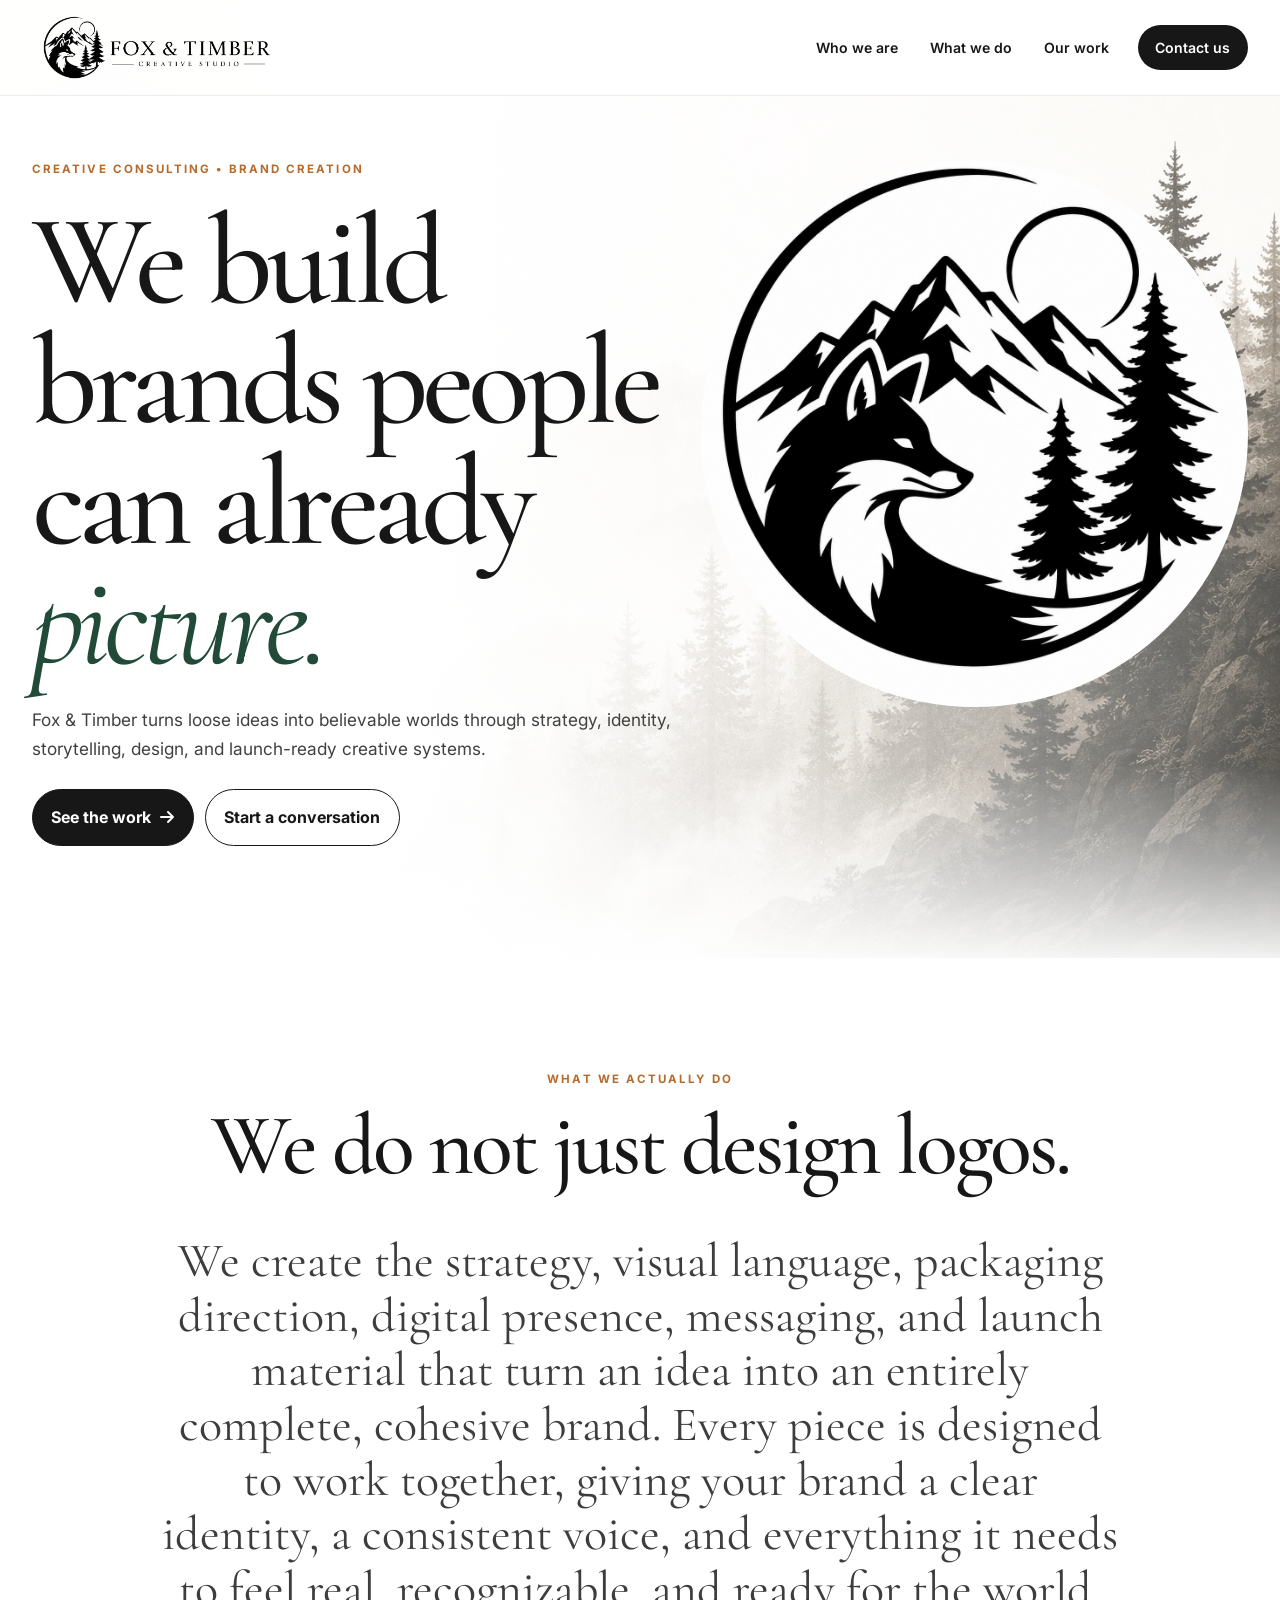
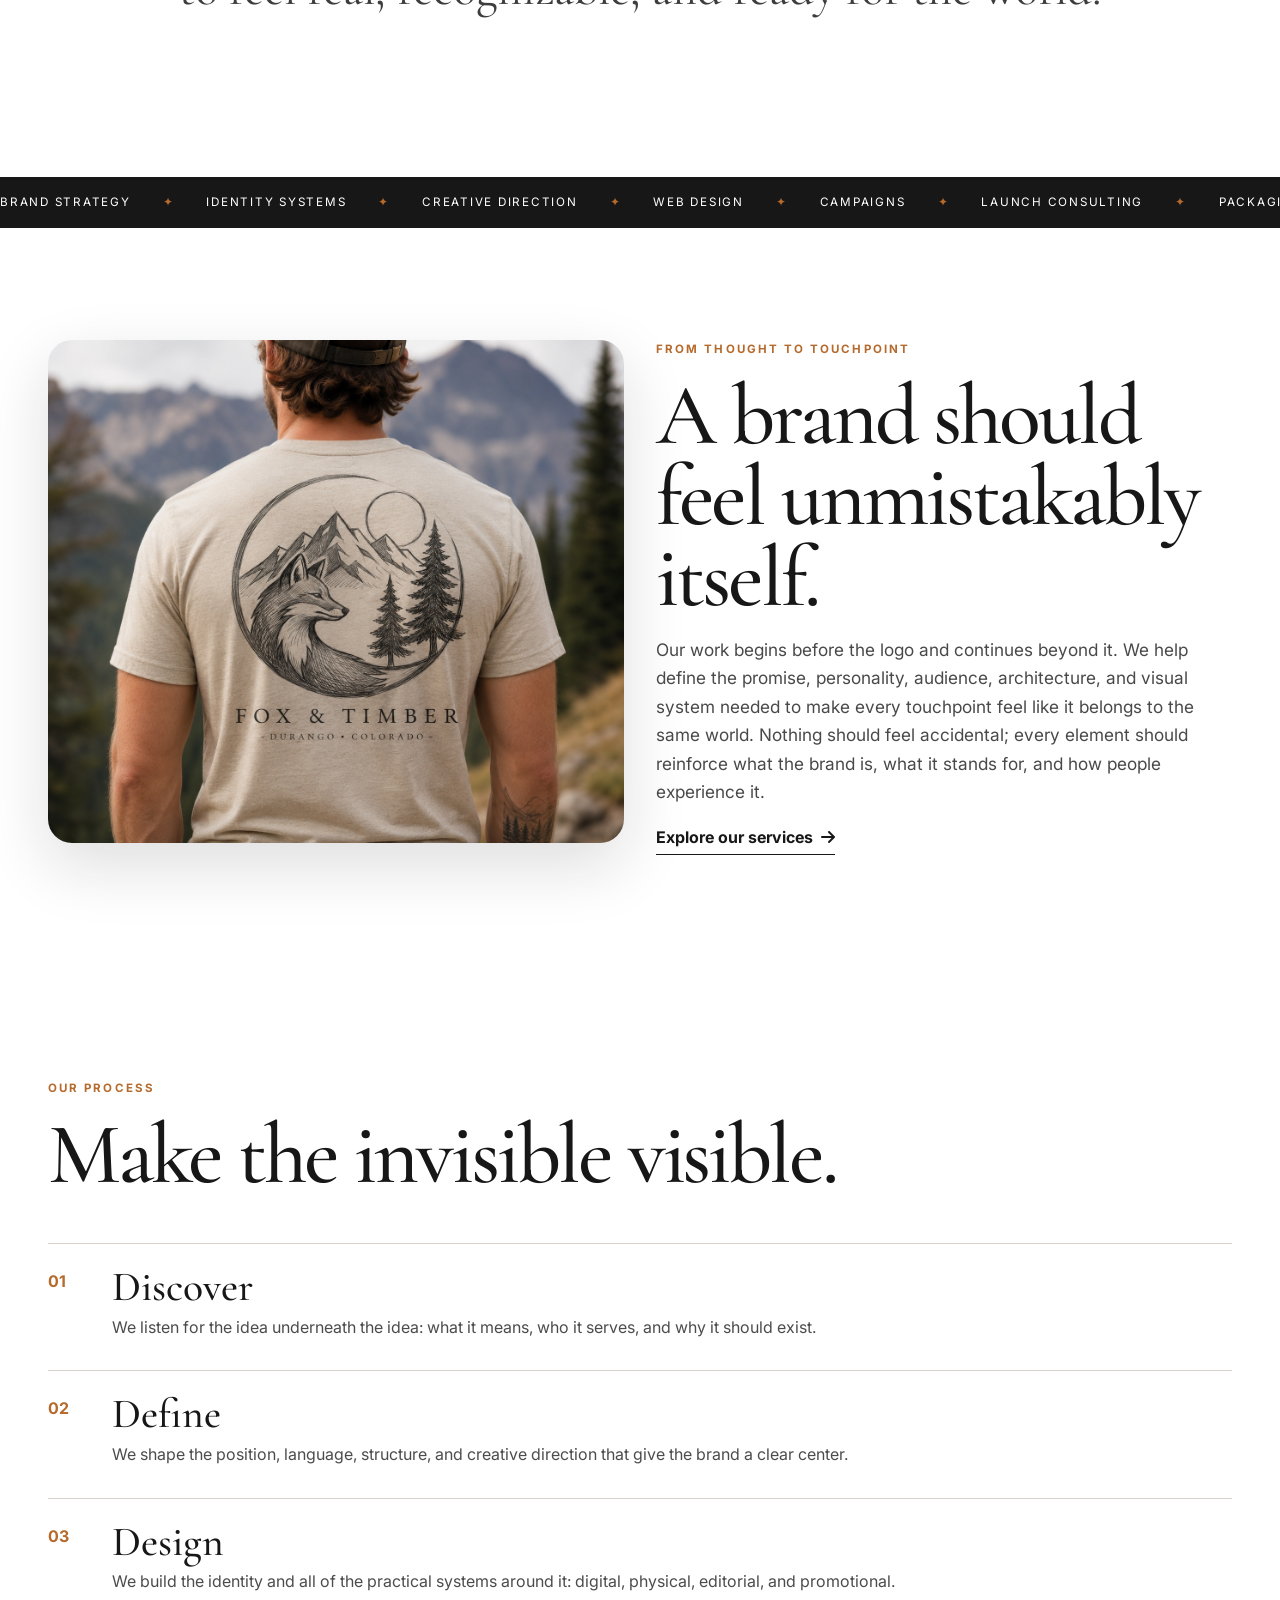
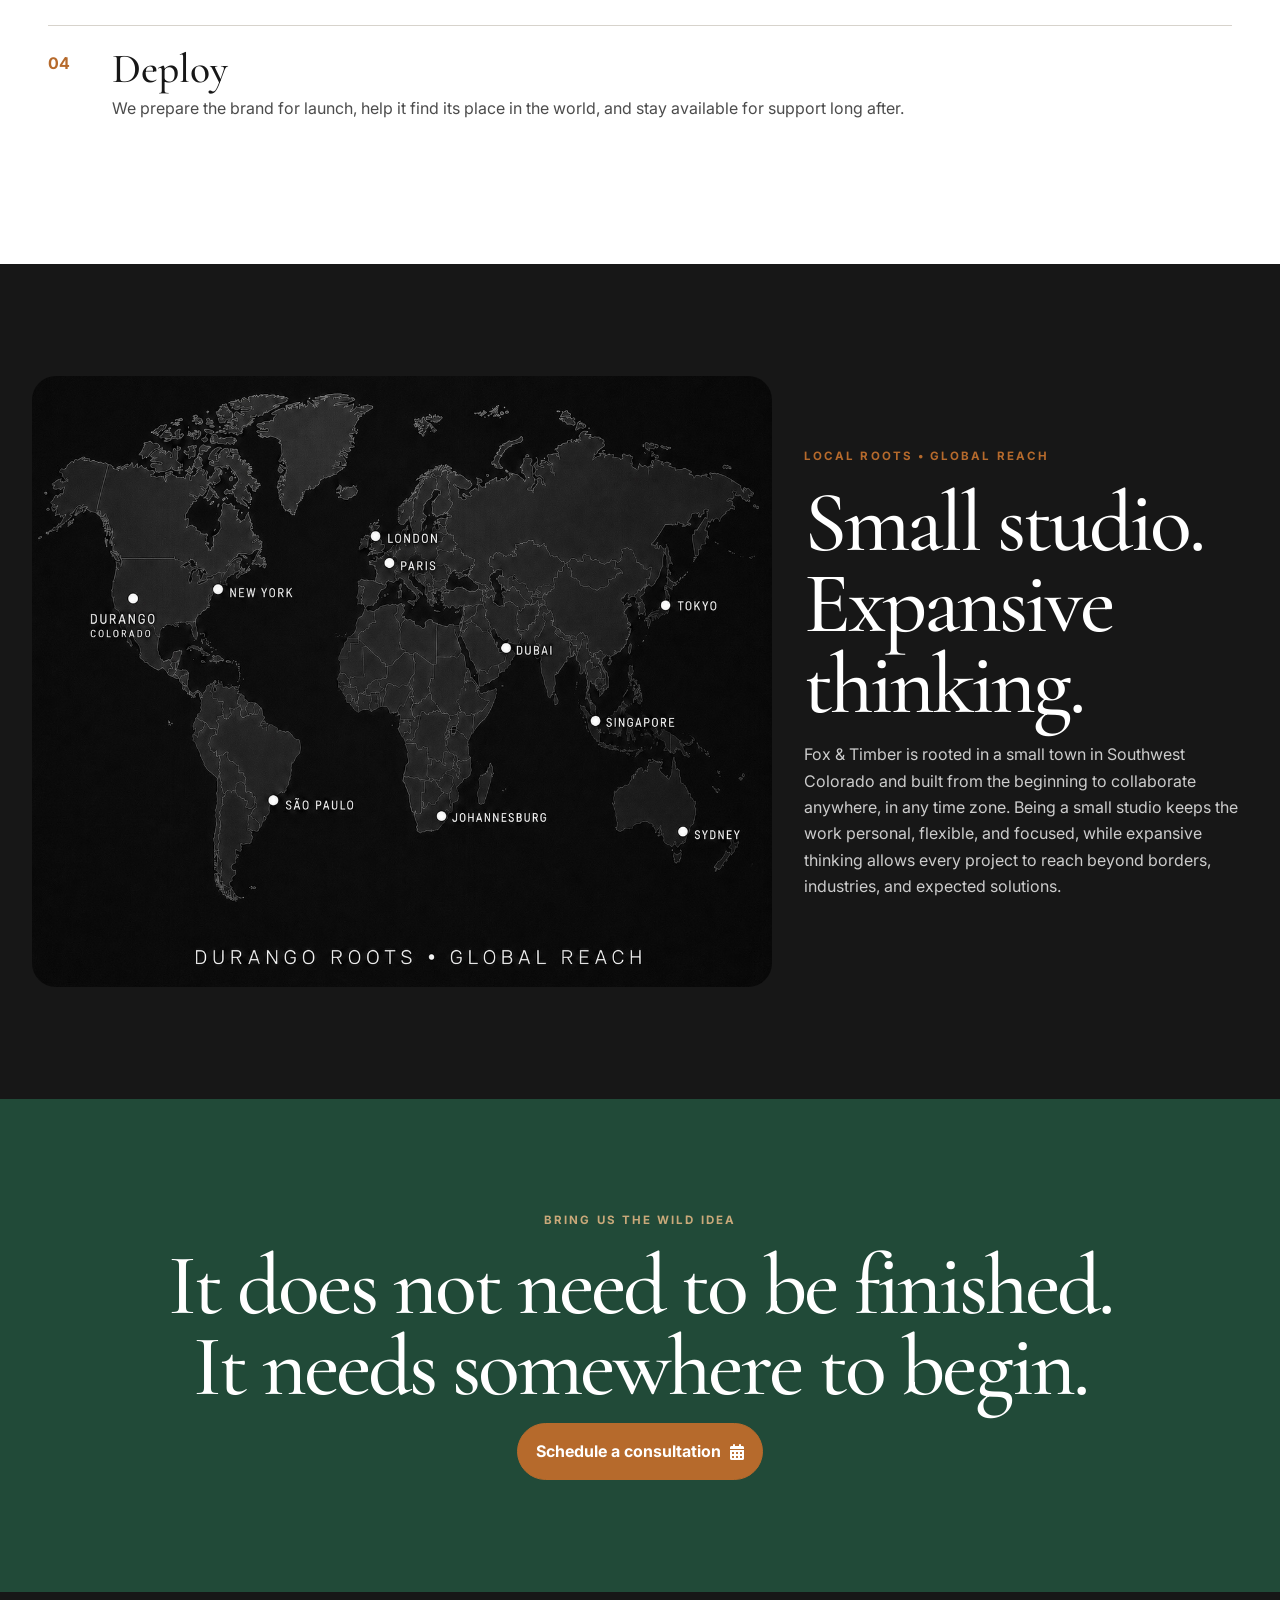
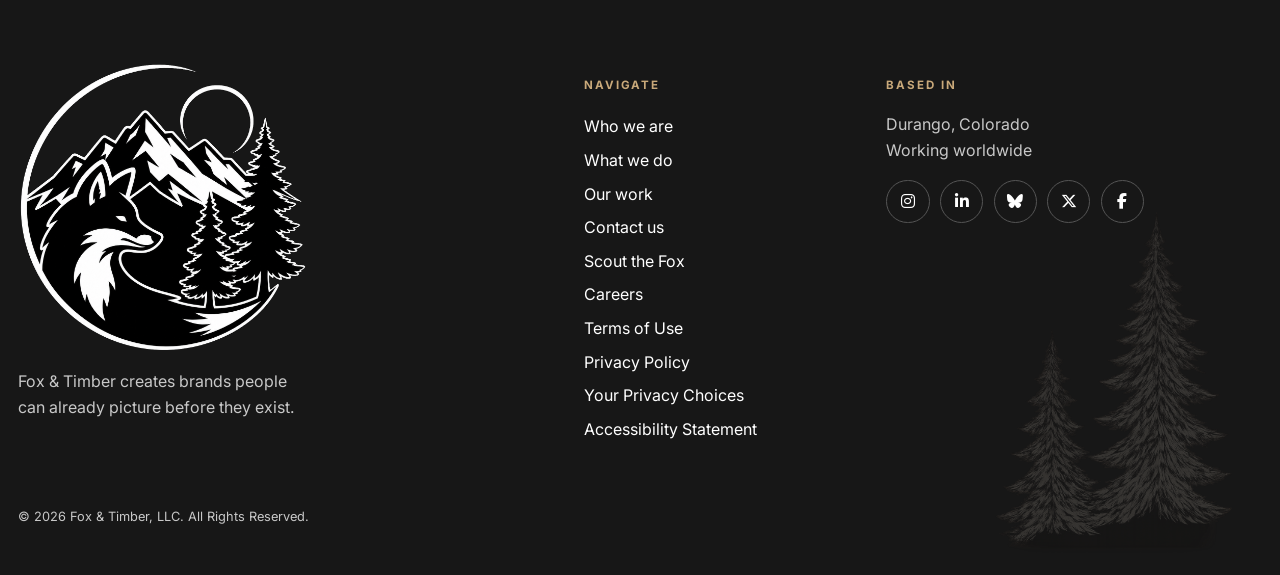
<file: index.html>
<!doctype html>
<html lang="en">
<head>
  <meta charset="utf-8">
  <meta name="viewport" content="width=device-width, initial-scale=1">
  <meta name="description" content="Fox & Timber creates complete brands through strategy, identity, design, storytelling, and launch consulting.">
  <meta name="theme-color" content="#171717">
  <title>Creative Consulting and Brand Creation | Fox &amp; Timber</title>
  <link rel="icon" href="img/favicon.ico">
  <link rel="apple-touch-icon" href="img/favicon-180.png">
  <link rel="preconnect" href="https://fonts.googleapis.com">
  <link rel="preconnect" href="https://fonts.gstatic.com" crossorigin>
  <link href="https://fonts.googleapis.com/css2?family=Cormorant+Garamond:wght@400;500;600;700&family=Inter:wght@400;500;600;700&display=swap" rel="stylesheet">
  <link rel="stylesheet" href="css/styles.css">
  <style>html,body {width: 100%;max-width: 100%;overflow-x: hidden;overflow-x: clip;}</style>
</head>
<body class="home-page">
  <div data-include="includes/header.htm"></div>
  <main>

<section class="hero">
  <div class="hero-visual">
    <img src="img/primary-logo.jpg" alt="Fox & Timber fox, mountain, and pine emblem">
  </div>
  <div class="hero-copy">
    <p class="kicker">Creative consulting • Brand creation</p>
    <h1>We build brands people can already <em>picture.</em></h1>
    <p class="hero-lede">Fox &amp; Timber turns loose ideas into believable worlds through strategy, identity, storytelling, design, and launch-ready creative systems.</p>
    <div class="hero-actions">
      <a class="button button-dark" href="portfolio.html">See the work <i class="fa-solid fa-arrow-right"></i></a>
      <a class="button button-light" href="contact.html">Start a conversation</a>
    </div>
  </div>
</section>

<section class="statement section-pad">
  <p class="eyebrow">What we actually do</p>
  <h2>We do not just design logos.</h2>
  <p class="statement-copy">We create the strategy, visual language, packaging direction, digital presence, messaging, and launch material that turn an idea into an entirely complete, cohesive brand. Every piece is designed to work together, giving your brand a clear identity, a consistent voice, and everything it needs to feel real, recognizable, and ready for the world.</p>
</section>

<section class="capability-marquee" aria-label="Capabilities">
  <div>
    <span>Brand strategy</span><span>Identity systems</span><span>Creative direction</span><span>Web design</span><span>Campaigns</span><span>Launch consulting</span><span>Packaging concepts</span>
  </div>
</section>

<section class="split-feature section-pad">
  <div class="feature-image reveal">
    <img src="img/shirt-mockup.jpg" alt="Fox & Timber brand concept on apparel">
  </div>
  <div class="feature-copy reveal">
    <p class="eyebrow">From thought to touchpoint</p>
    <h2>A brand should feel unmistakably itself.</h2>
    <p>Our work begins before the logo and continues beyond it. We help define the promise, personality, audience, architecture, and visual system needed to make every touchpoint feel like it belongs to the same world. Nothing should feel accidental; every element should reinforce what the brand is, what it stands for, and how people experience it.</p>
    <a class="text-link" href="what.html">Explore our services <i class="fa-solid fa-arrow-right"></i></a>
  </div>
</section>

<section class="process section-pad">
  <div class="process-heading">
    <p class="eyebrow">Our process</p>
    <h2>Make the invisible visible.</h2>
  </div>
  <ol class="process-list">
    <li><span>01</span><div><h3>Discover</h3><p>We listen for the idea underneath the idea: what it means, who it serves, and why it should exist.</p></div></li>
    <li><span>02</span><div><h3>Define</h3><p>We shape the position, language, structure, and creative direction that give the brand a clear center.</p></div></li>
    <li><span>03</span><div><h3>Design</h3><p>We build the identity and all of the practical systems around it: digital, physical, editorial, and promotional.</p></div></li>
    <li><span>04</span><div><h3>Deploy</h3><p>We prepare the brand for launch, help it find its place in the world, and stay available for support long after.</p></div></li>
  </ol>
</section>

<section class="worldwide section-pad">
  <img src="img/global-map.jpg" alt="Map showing Durango roots and global reach">
  <div>
    <p class="eyebrow">Local roots • Global reach</p>
    <h2>Small studio. Expansive thinking.</h2>
    <p>Fox &amp; Timber is rooted in a small town in Southwest Colorado and built from the beginning to collaborate anywhere, in any time zone. Being a small studio keeps the work personal, flexible, and focused, while expansive thinking allows every project to reach beyond borders, industries, and expected solutions.</p>
  </div>
</section>

<section class="final-cta section-pad">
  <p class="eyebrow">Bring us the wild idea</p>
  <h2>It does not need to be finished.<br>It needs somewhere to begin.</h2>
  <a class="button button-copper" href="contact.html">Schedule a consultation <i class="fa-solid fa-calendar-days"></i></a>
</section>

  </main>
  <div data-include="includes/footer.htm"></div>
  <script src="js/scripts.js" defer></script>
</body>
</html>
</file>
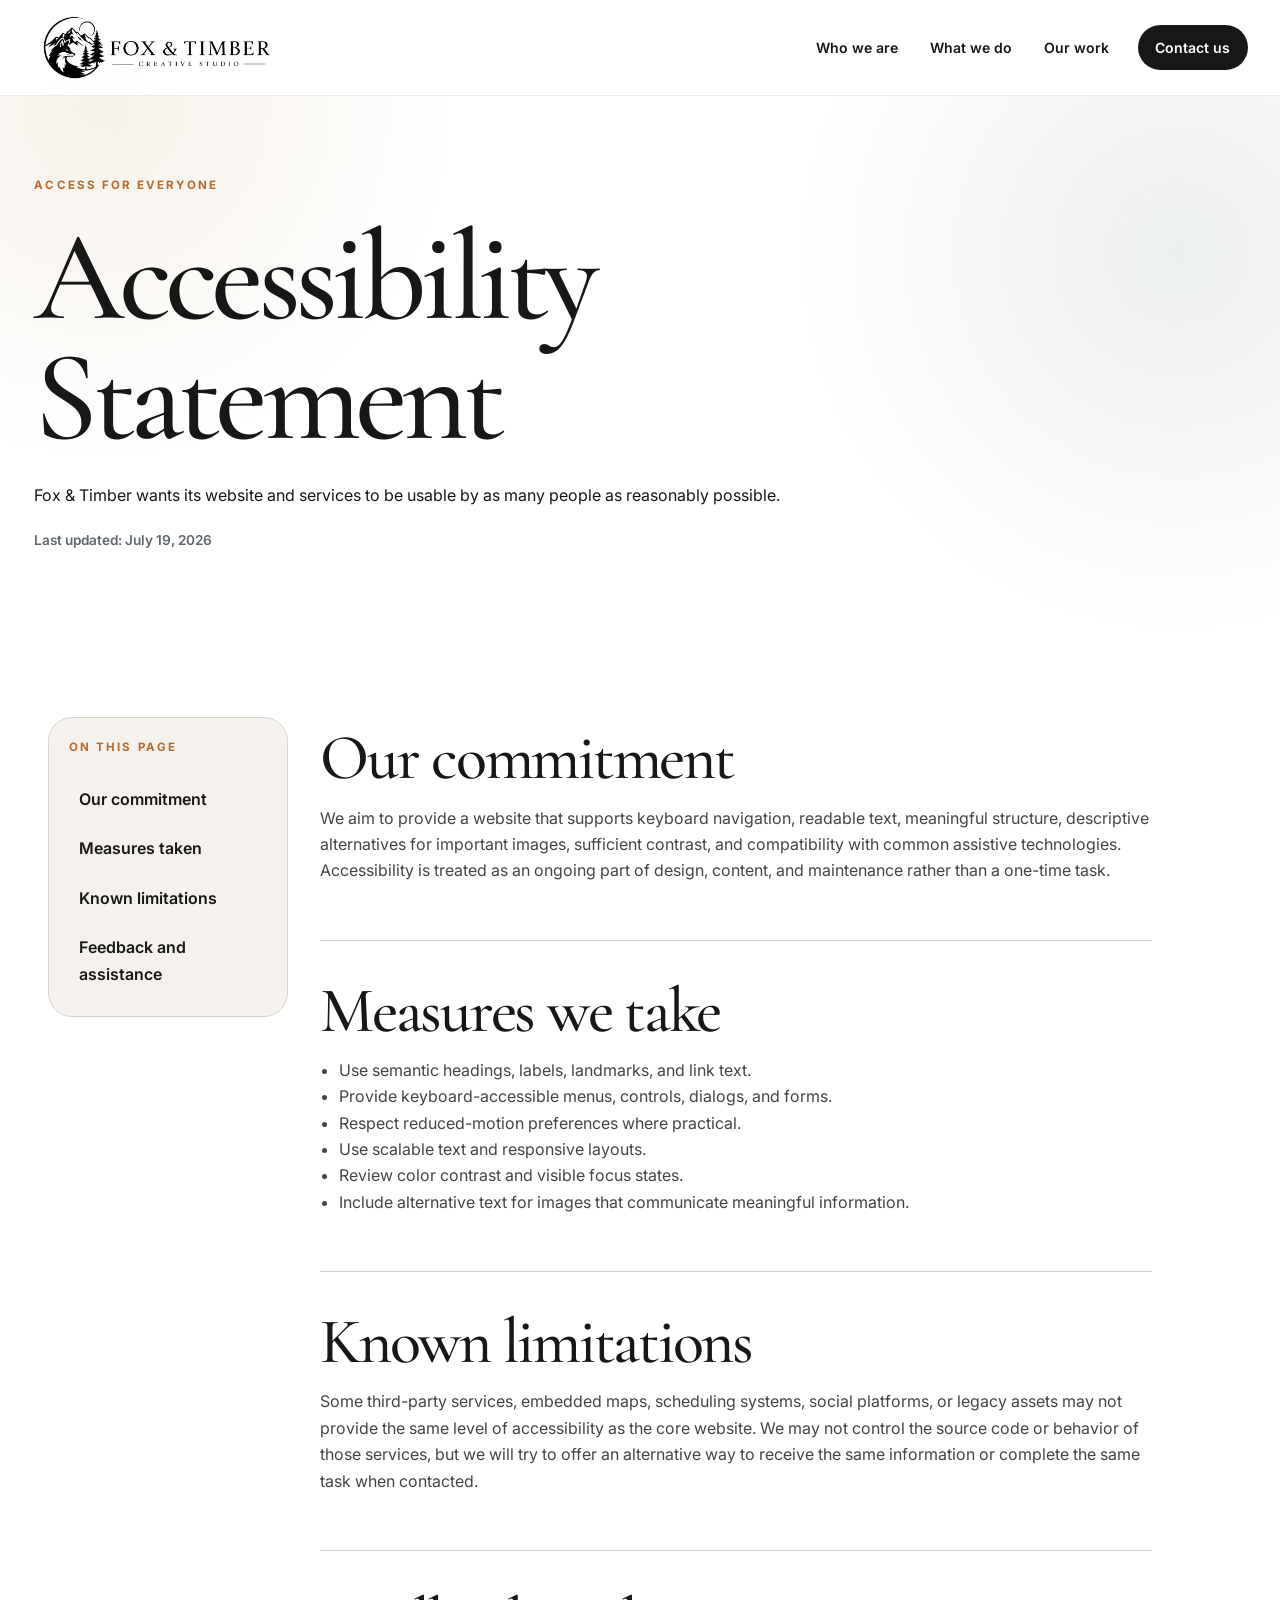
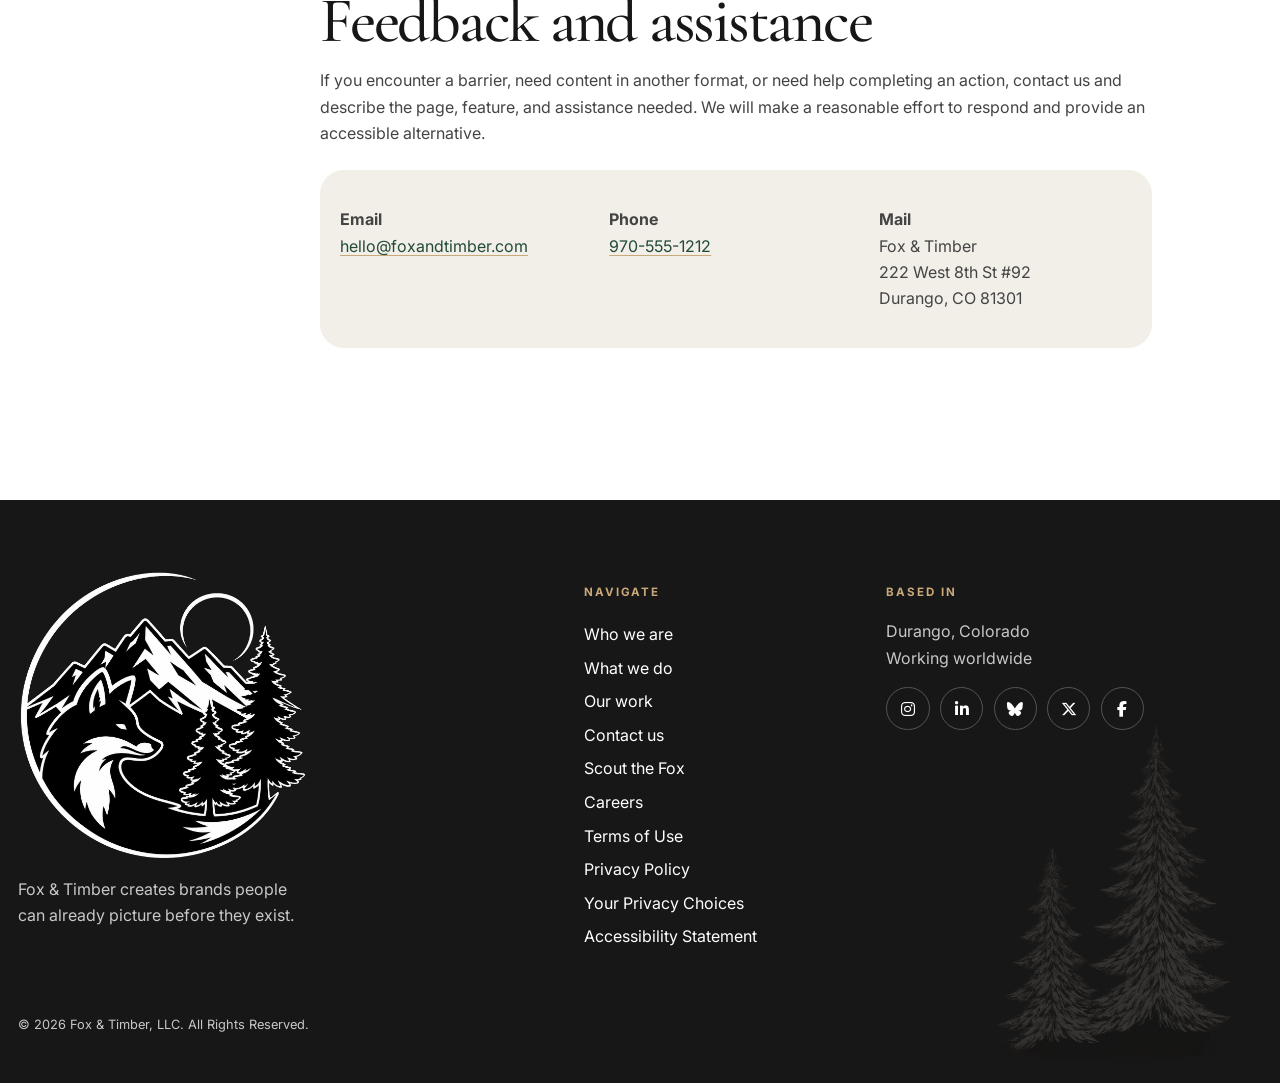
<file: access.html>
<!doctype html>
<html lang="en">
<head>
  <meta charset="utf-8">
  <meta name="viewport" content="width=device-width, initial-scale=1">
  <meta name="theme-color" content="#171717">
  <link rel="icon" href="img/favicon.ico">
  <link rel="apple-touch-icon" href="img/favicon-180.png">
  <link rel="preconnect" href="https://fonts.googleapis.com">
  <link rel="preconnect" href="https://fonts.gstatic.com" crossorigin>
  <link href="https://fonts.googleapis.com/css2?family=Cormorant+Garamond:wght@400;500;600;700&family=Inter:wght@400;500;600;700&display=swap" rel="stylesheet">
  <link rel="stylesheet" href="css/styles.css">
  <meta name="description" content="Fox & Timber's website accessibility commitment and contact information.">
  <title>Accessibility Statement | Fox &amp; Timber</title>
</head>
<body class="legal-page">
  <div data-include="includes/header.htm"></div>
  <main>
    <section class="page-hero legal-hero"><p class="kicker">Access for everyone</p><h1>Accessibility Statement</h1><p>Fox &amp; Timber wants its website and services to be usable by as many people as reasonably possible.</p><p class="legal-updated">Last updated: July 19, 2026</p></section>
    <article class="legal-document section-pad">
      <nav class="legal-toc" aria-label="Accessibility Statement sections"><p class="eyebrow">On this page</p><a href="#commitment">Our commitment</a><a href="#measures">Measures taken</a><a href="#limitations">Known limitations</a><a href="#feedback">Feedback and assistance</a></nav>
      <div class="legal-copy">
        <section id="commitment"><h2>Our commitment</h2><p>We aim to provide a website that supports keyboard navigation, readable text, meaningful structure, descriptive alternatives for important images, sufficient contrast, and compatibility with common assistive technologies. Accessibility is treated as an ongoing part of design, content, and maintenance rather than a one-time task.</p></section>
        <section id="measures"><h2>Measures we take</h2><ul><li>Use semantic headings, labels, landmarks, and link text.</li><li>Provide keyboard-accessible menus, controls, dialogs, and forms.</li><li>Respect reduced-motion preferences where practical.</li><li>Use scalable text and responsive layouts.</li><li>Review color contrast and visible focus states.</li><li>Include alternative text for images that communicate meaningful information.</li></ul></section>
        <section id="limitations"><h2>Known limitations</h2><p>Some third-party services, embedded maps, scheduling systems, social platforms, or legacy assets may not provide the same level of accessibility as the core website. We may not control the source code or behavior of those services, but we will try to offer an alternative way to receive the same information or complete the same task when contacted.</p></section>
        <section id="feedback"><h2>Feedback and assistance</h2><p>If you encounter a barrier, need content in another format, or need help completing an action, contact us and describe the page, feature, and assistance needed. We will make a reasonable effort to respond and provide an accessible alternative.</p><div class="legal-contact-card"><p><strong>Email</strong><br><a href="mailto:hello@foxandtimber.com">hello@foxandtimber.com</a></p><p><strong>Phone</strong><br><a href="tel:+19705551212">970-555-1212</a></p><p><strong>Mail</strong><br>Fox &amp; Timber<br>222 West 8th St #92<br>Durango, CO 81301</p></div></section>
      </div>
    </article>
  </main>
  <div data-include="includes/footer.htm"></div>
  <script src="js/scripts.js" defer></script>
</body>
</html>
</file>
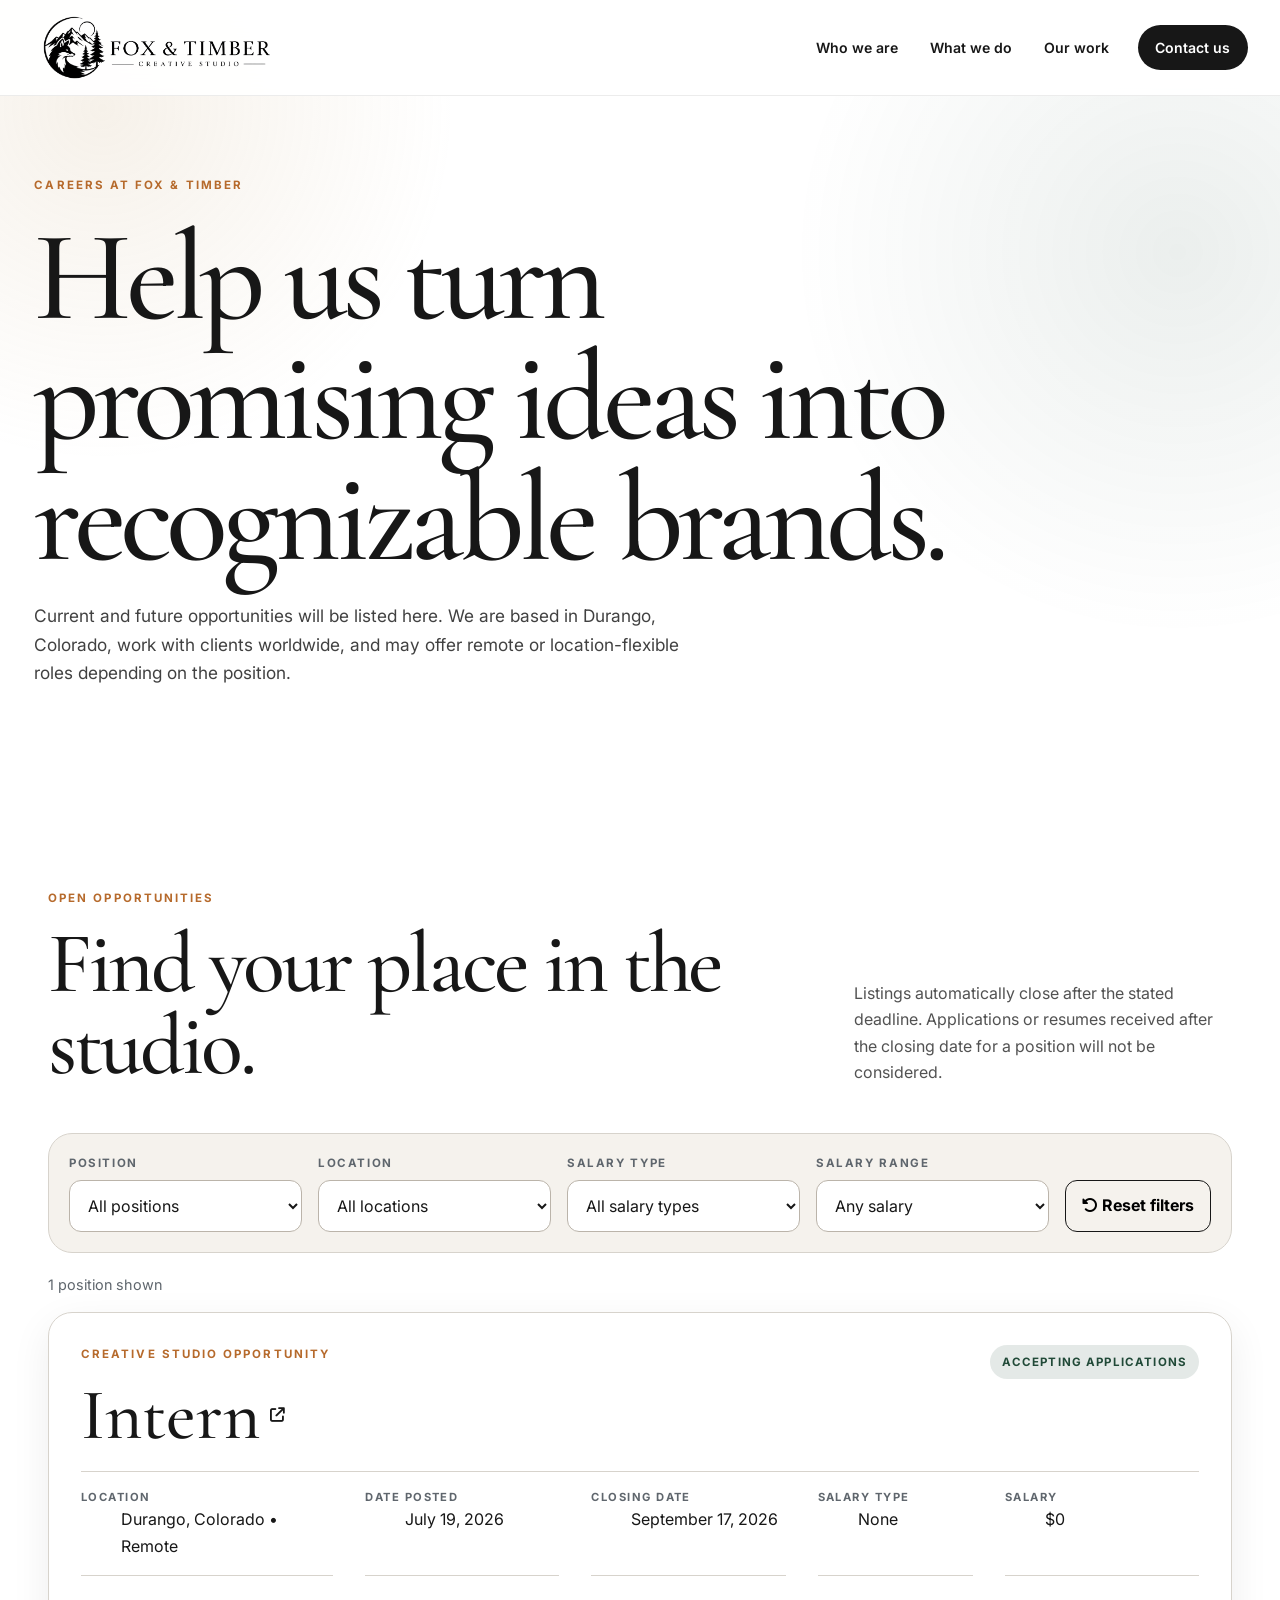
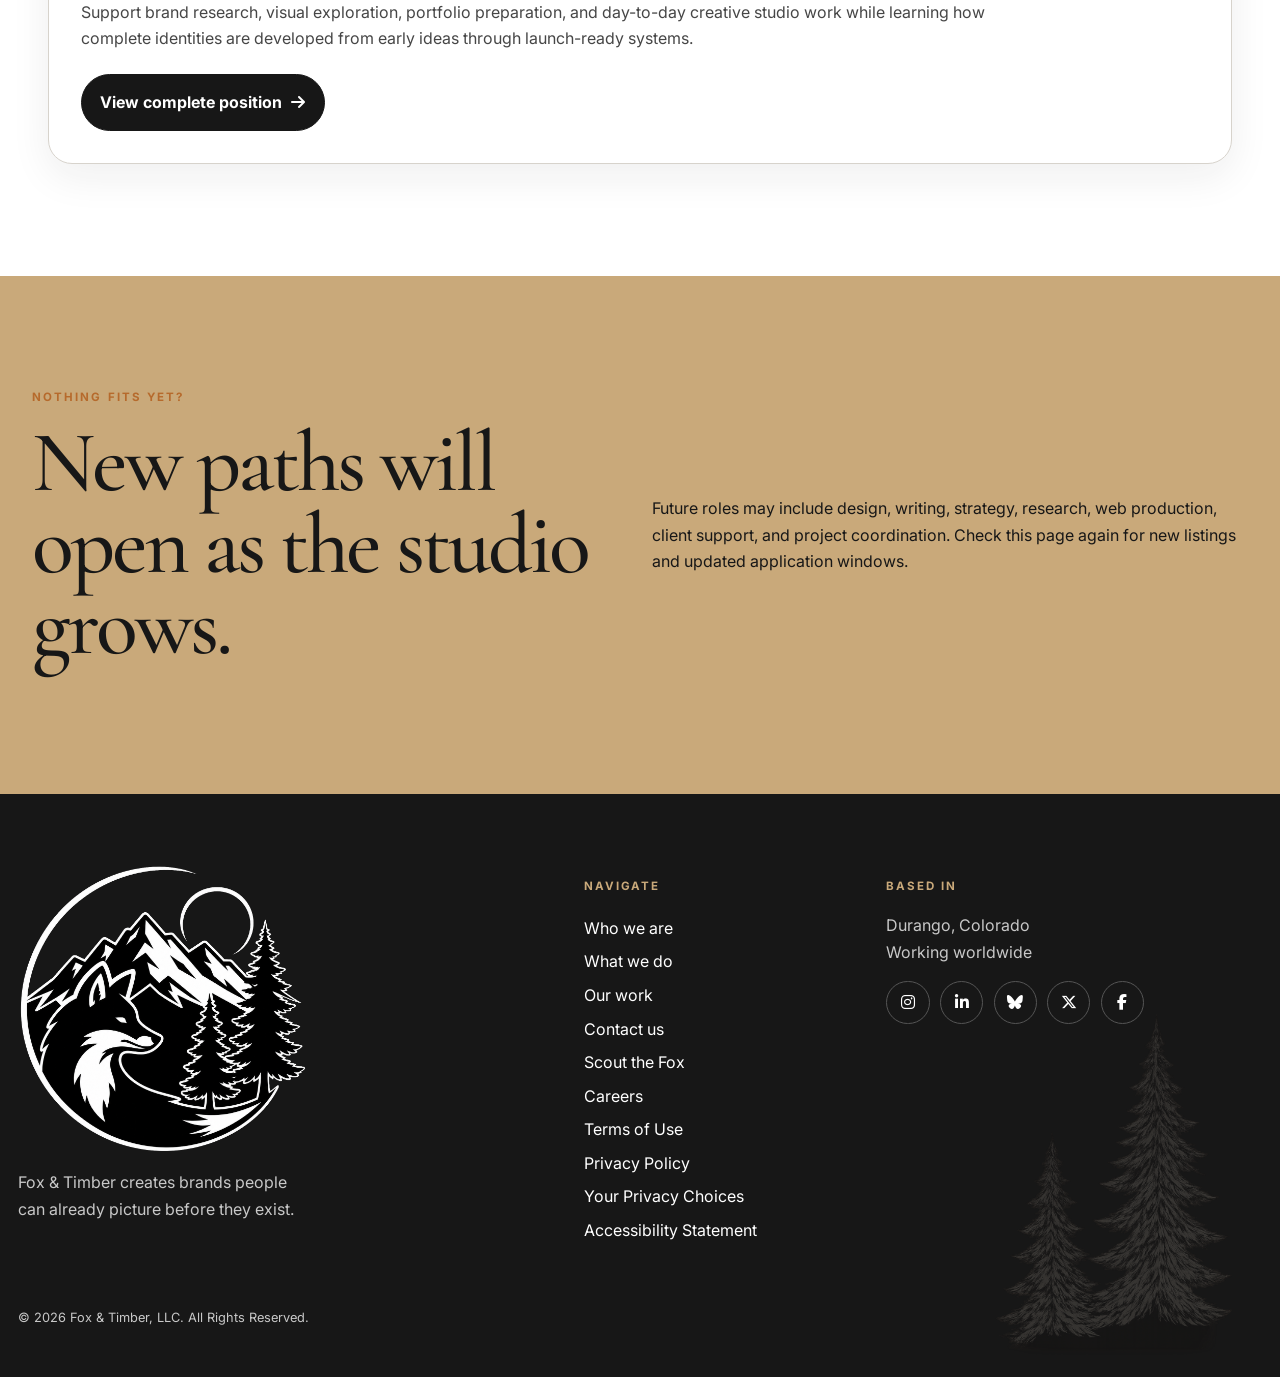
<file: careers.html>
<!doctype html>
<html lang="en">
<head>
  <meta charset="utf-8">
  <meta name="viewport" content="width=device-width, initial-scale=1">
  <meta name="description" content="Current and future career opportunities with Fox & Timber, a creative consulting and brand creation studio in Durango, Colorado.">
  <meta name="theme-color" content="#171717">
  <title>Careers | Fox &amp; Timber</title>
  <link rel="icon" href="img/favicon.ico">
  <link rel="apple-touch-icon" href="img/favicon-180.png">
  <link rel="preconnect" href="https://fonts.googleapis.com">
  <link rel="preconnect" href="https://fonts.gstatic.com" crossorigin>
  <link href="https://fonts.googleapis.com/css2?family=Cormorant+Garamond:wght@400;500;600;700&family=Inter:wght@400;500;600;700&display=swap" rel="stylesheet">
  <link rel="stylesheet" href="css/styles.css">
</head>

<!--
  RESUME UPLOAD SETUP

  This is a static GitHub Pages website, so it cannot securely receive file
  uploads by itself. Create a Dropbox File Request, Google Form with file
  upload, or another upload portal you control, then paste its public URL into
  data-resume-upload-url below.

  Example:
  data-resume-upload-url="https://www.dropbox.com/request/YOUR_REQUEST_ID"
-->
<body class="careers-page" data-resume-upload-url="https://www.dropbox.com/request/ug2kqmo3v4h76glox6k1">
  <div data-include="includes/header.htm"></div>

  <main>
    <section class="page-hero careers-hero">
      <p class="kicker">Careers at Fox &amp; Timber</p>
      <h1>Help us turn promising ideas into recognizable brands.</h1>
      <p>Current and future opportunities will be listed here. We are based in Durango, Colorado, work with clients worldwide, and may offer remote or location-flexible roles depending on the position.</p>
    </section>

    <section class="career-search section-pad" aria-labelledby="open-positions-heading">
      <div class="career-search-heading">
        <div>
          <p class="eyebrow">Open opportunities</p>
          <h2 id="open-positions-heading">Find your place in the studio.</h2>
        </div>
        <p class="career-search-note">Listings automatically close after the stated deadline. Applications or resumes received after the closing date for a position will not be considered.</p>
      </div>

      <form class="career-filters" aria-label="Filter career listings">
        <label>
          <span>Position</span>
          <select id="career-filter-position">
            <option value="">All positions</option>
          </select>
        </label>

        <label>
          <span>Location</span>
          <select id="career-filter-location">
            <option value="">All locations</option>
          </select>
        </label>

        <label>
          <span>Salary type</span>
          <select id="career-filter-type">
            <option value="">All salary types</option>
          </select>
        </label>

        <label>
          <span>Salary range</span>
          <select id="career-filter-range">
            <option value="">Any salary</option>
            <option value="under-20">Under $20</option>
            <option value="20-30">$20 to $30</option>
            <option value="30-50">$30 to $50</option>
            <option value="50-plus">$50+</option>
            <option value="tbd">TBD or undisclosed</option>
          </select>
        </label>

        <button class="career-filter-reset" type="reset">
          <i class="fa-solid fa-rotate-left" aria-hidden="true"></i>
          Reset filters
        </button>
      </form>

      <p class="career-result-count" aria-live="polite"></p>

      <div class="career-list" id="career-list">
        <article
          class="career-card"
          data-position="Intern"
          data-locations="Durango, Colorado|Remote"
          data-salary-type="None"
          data-salary-min="0"
          data-salary-max="0"
          data-posted="2026-07-19"
          data-closing="2026-09-17"
        >
          <div class="career-card-heading">
            <div>
              <p class="eyebrow">Creative studio opportunity</p>
              <button class="career-title" type="button" aria-haspopup="dialog">
                Intern
                <i class="fa-solid fa-arrow-up-right-from-square" aria-hidden="true"></i>
              </button>
            </div>
            <span class="career-status">Accepting applications</span>
          </div>

          <dl class="career-meta">
            <div><dt>Location</dt><dd>Durango, Colorado • Remote</dd></div>
            <div><dt>Date posted</dt><dd>July 19, 2026</dd></div>
            <div><dt>Closing date</dt><dd>September 17, 2026</dd></div>
            <div><dt>Salary type</dt><dd>None</dd></div>
            <div><dt>Salary</dt><dd>$0</dd></div>
          </dl>

          <p class="career-summary">Support brand research, visual exploration, portfolio preparation, and day-to-day creative studio work while learning how complete identities are developed from early ideas through launch-ready systems.</p>

          <button class="button button-dark career-open" type="button" aria-haspopup="dialog">
            View complete position
            <i class="fa-solid fa-arrow-right" aria-hidden="true"></i>
          </button>

          <template class="career-details-template">
            <div class="career-detail-copy">
              <h3>About the position</h3>
              <p>The Fox &amp; Timber internship is designed for someone who wants practical exposure to brand creation, creative consulting, visual identity, product presentation, and the systems that connect those pieces. The intern will assist with research, concept development, asset organization, presentation preparation, and selected production tasks under direct studio guidance.</p>

              <h3>What you may work on</h3>
              <ul>
                <li>Researching industries, audiences, competitors, and visual references.</li>
                <li>Organizing identity assets, mockups, project files, and portfolio materials.</li>
                <li>Supporting early-stage brand concepts, naming exercises, and mood boards.</li>
                <li>Preparing social media graphics, presentation layouts, and website content.</li>
                <li>Reviewing work for consistency with established brand guidelines.</li>
                <li>Documenting project decisions and helping maintain clear internal records.</li>
              </ul>

              <h3>What we are looking for</h3>
              <ul>
                <li>Strong curiosity about branding, design, business ideas, and product identity.</li>
                <li>Clear written communication and reliable follow-through.</li>
                <li>Comfort learning unfamiliar tools and asking thoughtful questions.</li>
                <li>Careful attention to detail, file organization, and visual consistency.</li>
                <li>Respect for confidential client information and unpublished creative work.</li>
              </ul>

              <h3>Schedule and working arrangement</h3>
              <p>This is a part-time example position with an anticipated schedule of 10 to 20 hours per week. Work may be completed remotely, in Durango, or through a combination of both depending on project needs. Exact scheduling, equipment requirements, and start date would be discussed with selected applicants.</p>

              <h3>How applications are reviewed</h3>
              <p>Applicants should submit a current résumé and may also include a portfolio, writing sample, class project, personal project, or another example that demonstrates curiosity and careful thinking. Formal agency experience is not required. Applications must be received no later than September 17, 2026.</p>

              <h3>Equal opportunity</h3>
              <p>Fox &amp; Timber is committed to building a creative environment where people are respected for their ideas, their work, and the unique perspectives they bring. Our studio was inspired by the belief that great ideas come from people with different backgrounds, experiences, identities, abilities, and ways of thinking, including neurodivergent individuals.</p>
              <p>Employment decisions are made without regard to race, color, religion, creed, sex, sexual orientation, gender identity or expression, national origin, ancestry, age, disability, veteran status, genetic information, or any other characteristic protected by applicable law. We evaluate every applicant based on the requirements of the role, the quality of their work, and their ability to contribute to a respectful, collaborative creative environment.</p>
              <p>Reasonable accommodations are available throughout the application, interview, and employment process. If you require an accommodation to participate, we encourage you to let us know so we can work with you to ensure an accessible and equitable experience.</p>
            </div>
          </template>
        </article>
      </div>

      <div class="career-empty" hidden>
        <i class="fa-solid fa-binoculars" aria-hidden="true"></i>
        <h3>No matching positions</h3>
        <p>Try removing one or more filters to view other opportunities.</p>
      </div>
    </section>

    <section class="career-future section-pad">
      <div>
        <p class="eyebrow">Nothing fits yet?</p>
        <h2>New paths will open as the studio grows.</h2>
      </div>
      <p>Future roles may include design, writing, strategy, research, web production, client support, and project coordination. Check this page again for new listings and updated application windows.</p>
    </section>
  </main>

  <div class="career-modal" role="dialog" aria-modal="true" aria-labelledby="career-modal-title" hidden>
    <div class="career-modal-panel">
      <button class="career-modal-close" type="button" aria-label="Close position details">
        <i class="fa-solid fa-xmark" aria-hidden="true"></i>
      </button>

      <header class="career-modal-header">
        <p class="eyebrow">Career opportunity</p>
        <h2 id="career-modal-title"></h2>
        <p class="career-modal-intro">Review the complete position before sharing the listing or submitting a résumé.</p>
      </header>

      <div class="career-modal-actions career-modal-actions-top">
        <button class="button button-light career-share" type="button">
          <i class="fa-solid fa-share-nodes" aria-hidden="true"></i>
          Share this job
        </button>
        <button class="button button-copper career-resume" type="button">
          <i class="fa-solid fa-file-arrow-up" aria-hidden="true"></i>
          Send a résumé
        </button>
      </div>

      <dl class="career-modal-meta"></dl>
      <div class="career-modal-description"></div>

      <div class="career-modal-actions career-modal-actions-bottom">
        <button class="button button-light career-share" type="button">
          <i class="fa-solid fa-share-nodes" aria-hidden="true"></i>
          Share this job
        </button>
        <button class="button button-copper career-resume" type="button">
          <i class="fa-solid fa-file-arrow-up" aria-hidden="true"></i>
          Send a résumé
        </button>
      </div>
    </div>
  </div>

  <div data-include="includes/footer.htm"></div>
  <script src="js/scripts.js" defer></script>
</body>
</html>
</file>
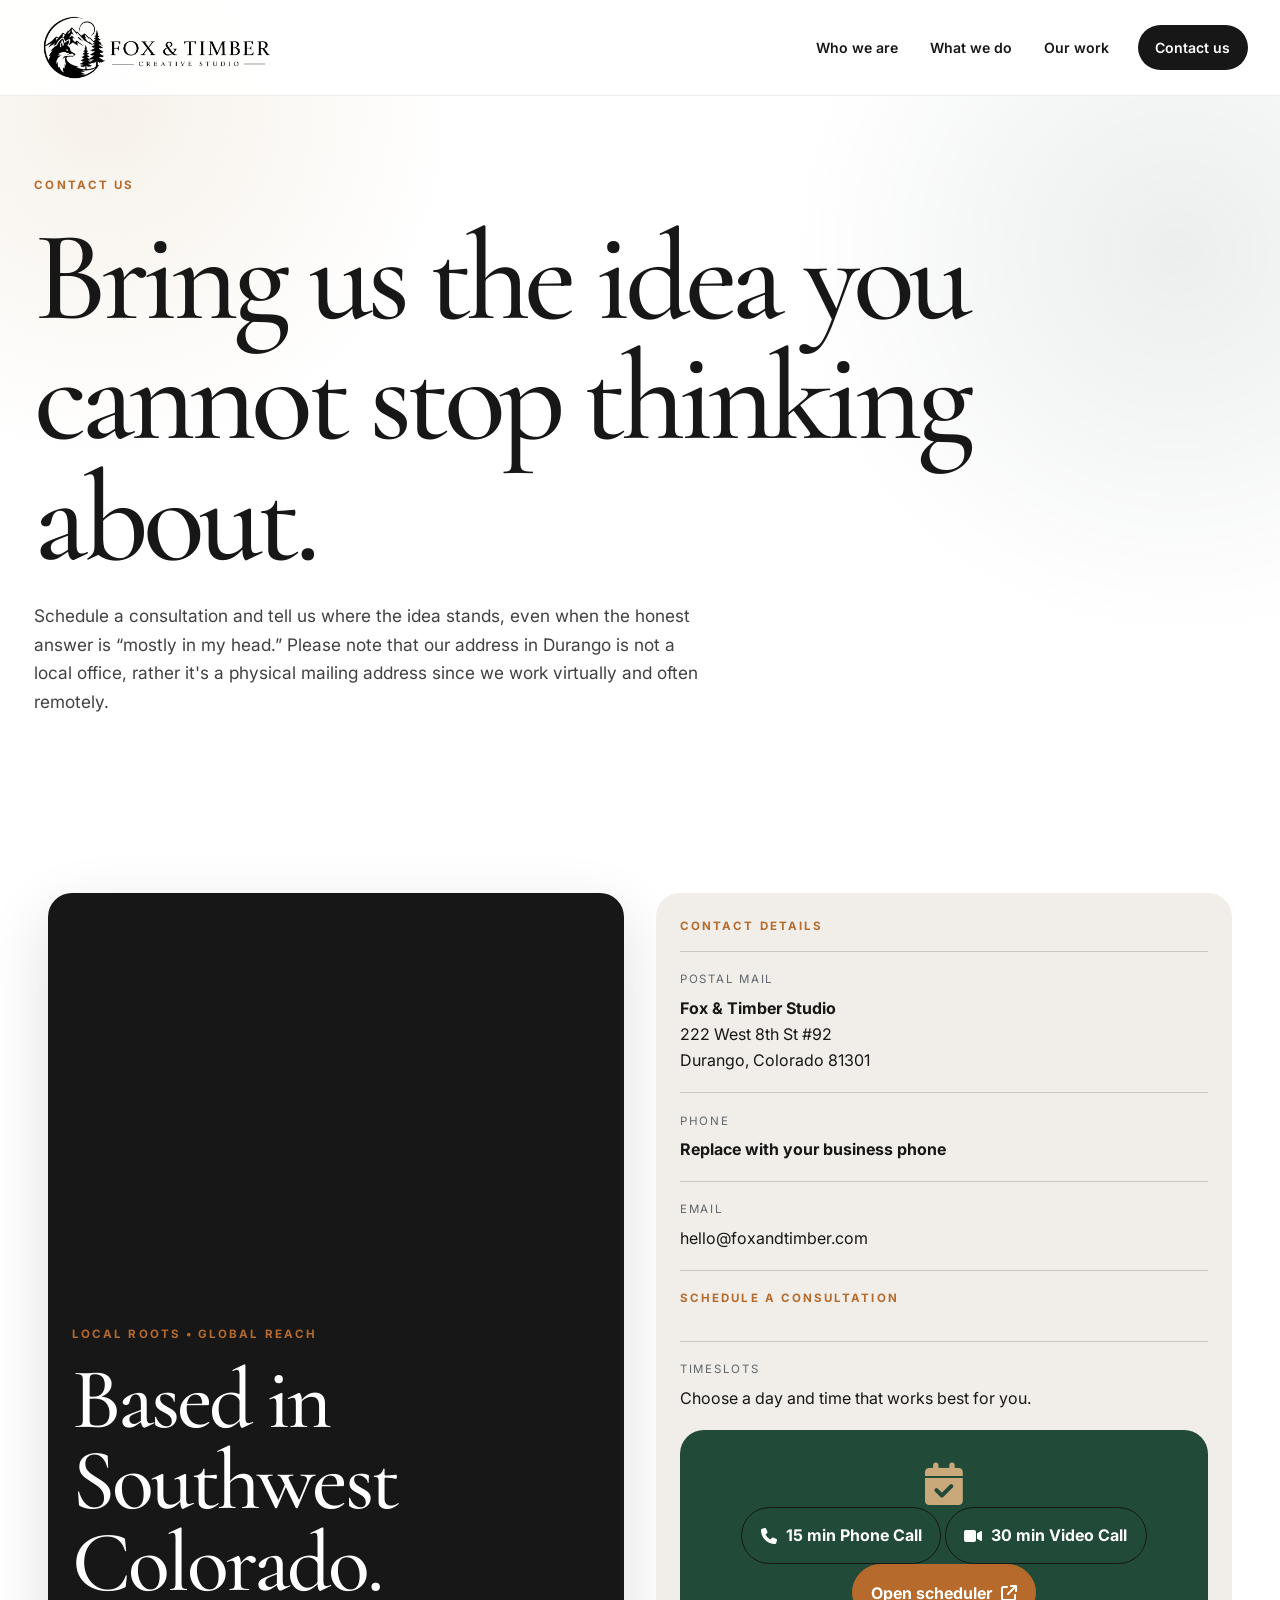
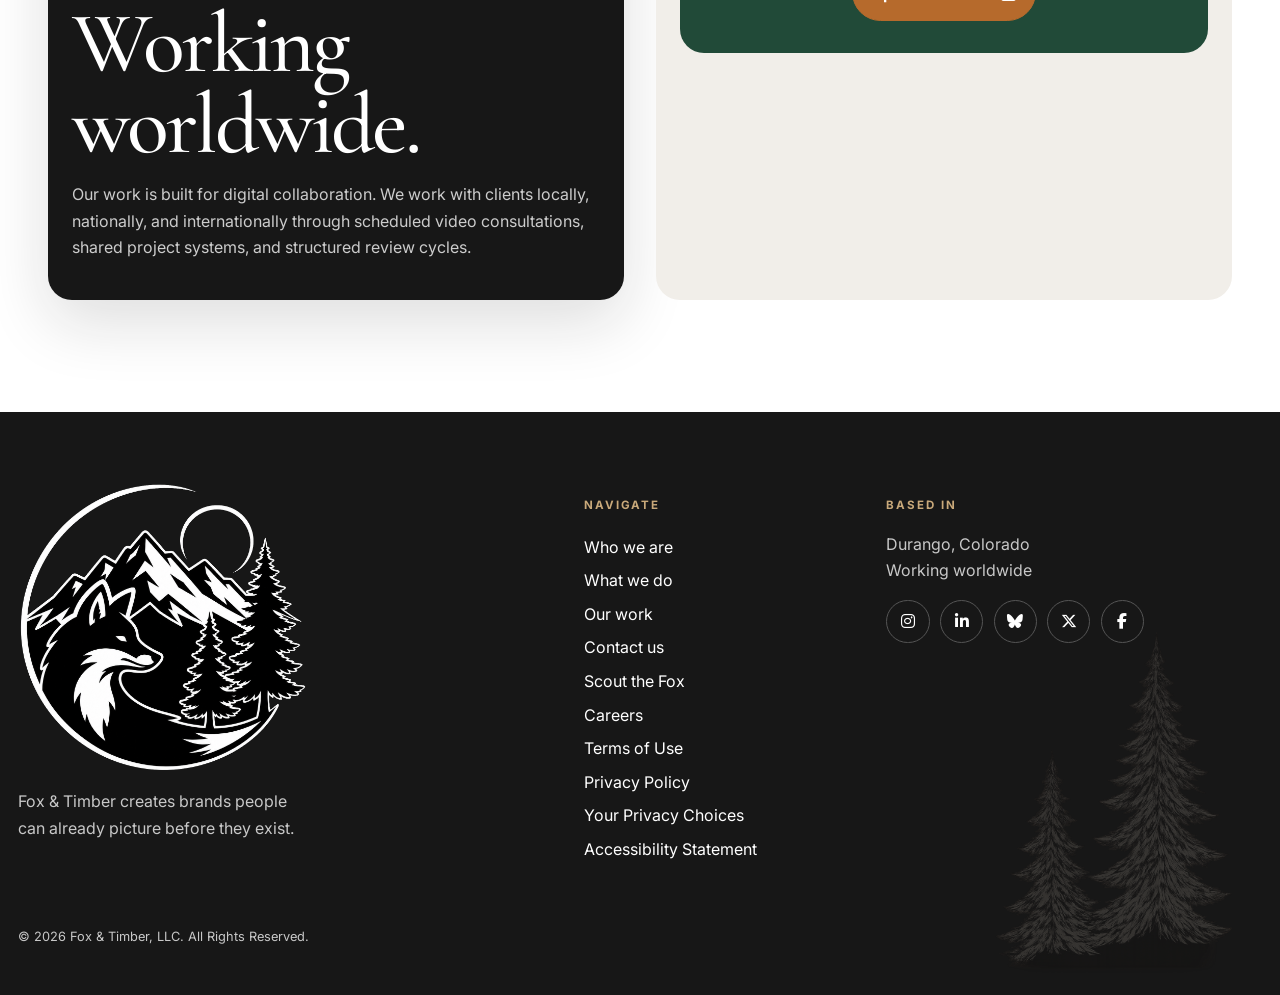
<file: contact.html>
<!doctype html>
<html lang="en">
<head>
  <meta charset="utf-8">
  <meta name="viewport" content="width=device-width, initial-scale=1">
  <meta name="description" content="Schedule a consultation with Fox & Timber in Durango, Colorado. We work with clients worldwide.">
  <meta name="theme-color" content="#171717">
  <title>Contact Us | Fox &amp; Timber</title>
  <link rel="icon" href="img/favicon.ico">
  <link rel="apple-touch-icon" href="img/favicon-180.png">
  <link rel="preconnect" href="https://fonts.googleapis.com">
  <link rel="preconnect" href="https://fonts.gstatic.com" crossorigin>
  <link href="https://fonts.googleapis.com/css2?family=Cormorant+Garamond:wght@400;500;600;700&family=Inter:wght@400;500;600;700&display=swap" rel="stylesheet">
  <link rel="stylesheet" href="css/styles.css">
</head>
<body class="contact-page">
  <div data-include="includes/header.htm"></div>
  <main>

<section class="page-hero contact-hero">
  <p class="kicker">Contact us</p>
  <h1>Bring us the idea you cannot stop thinking about.</h1>
  <p>Schedule a consultation and tell us where the idea stands, even when the honest answer is “mostly in my head.” Please note that our address in Durango is not a local office, rather it's a physical mailing address since we work virtually and often remotely.</p>
</section>

<section class="contact-layout section-pad">
  <div class="location-panel">
    <iframe title="Map of Durango, Colorado" loading="lazy" src="https://www.openstreetmap.org/export/embed.html?bbox=-107.925%2C37.245%2C-107.835%2C37.305&amp;layer=mapnik&amp;marker=37.2753%2C-107.8801"></iframe>
    <div class="location-copy">
      <p class="eyebrow">Local roots • Global reach</p>
      <h2>Based in Southwest Colorado. Working worldwide.</h2>
      <p>Our work is built for digital collaboration. We work with clients locally, nationally, and internationally through scheduled video consultations, shared project systems, and structured review cycles.</p>
    </div>
  </div>

  <aside class="contact-details">
    <p class="eyebrow">Contact details</p>
    <dl>
      <div><dt>Postal mail</dt><dd><strong>Fox & Timber Studio</strong><br>222 West 8th St #92<br>Durango, Colorado 81301</dd></div>
      <div><dt>Phone</dt><dd><strong>Replace with your business phone</strong></dd></div>
      <div><dt>Email</dt><dd>hello@foxandtimber.com</dd></div>
      <div><p class="eyebrow">Schedule a consultation</p></div>
      <div><dt>Timeslots</dt><dd>Choose a day and time that works best for you.</dd></div>
    </dl>

  <div class="scheduler-placeholder">
    <i class="fa-solid fa-calendar-check"></i>
<div class="contact-booking-buttons">
    <a href="https://cal.com/foxandtimber/15min"
       class="button btn-primary booking-btn"
       data-cal-link="foxandtimber/15min"
       data-cal-config='{"layout":"month_view"}'>
        <i class="fa-solid fa-phone"></i>
        <span>15 min Phone Call</span>
    </a>
    <a href="https://cal.com/foxandtimber/30min"
       class="button btn-primary booking-btn"
       data-cal-link="foxandtimber/30min"
       data-cal-config='{"layout":"month_view"}'>
        <i class="fa-solid fa-video"></i>
        <span>30 min Video Call</span>
    </a>
</div>
    <a class="button button-copper" href="https://cal.com/foxandtimber" target="_blank" rel="noopener">Open scheduler <i class="fa-solid fa-arrow-up-right-from-square"></i></a>
  </div>
  </aside>
</section>

  </main>
  <div data-include="includes/footer.htm"></div>
  <script src="js/scripts.js" defer></script>
</body>
</html>
</file>
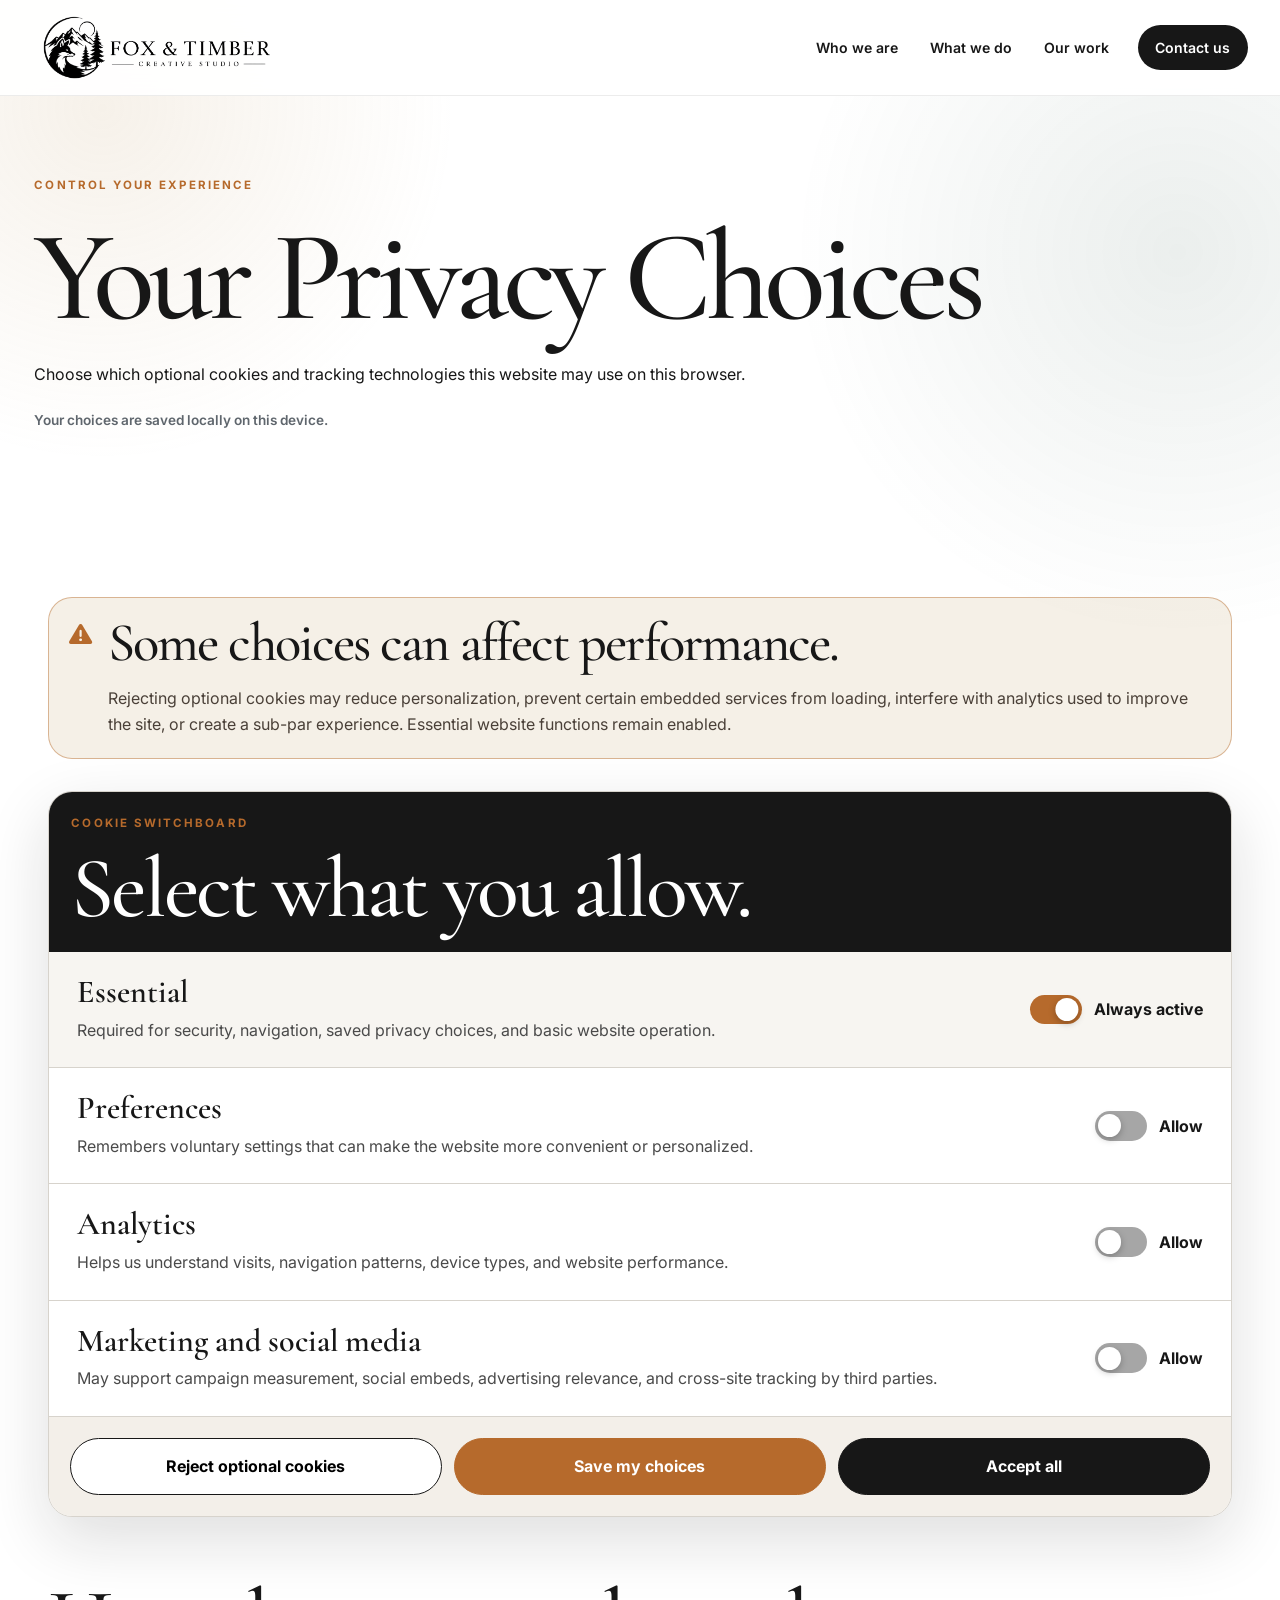
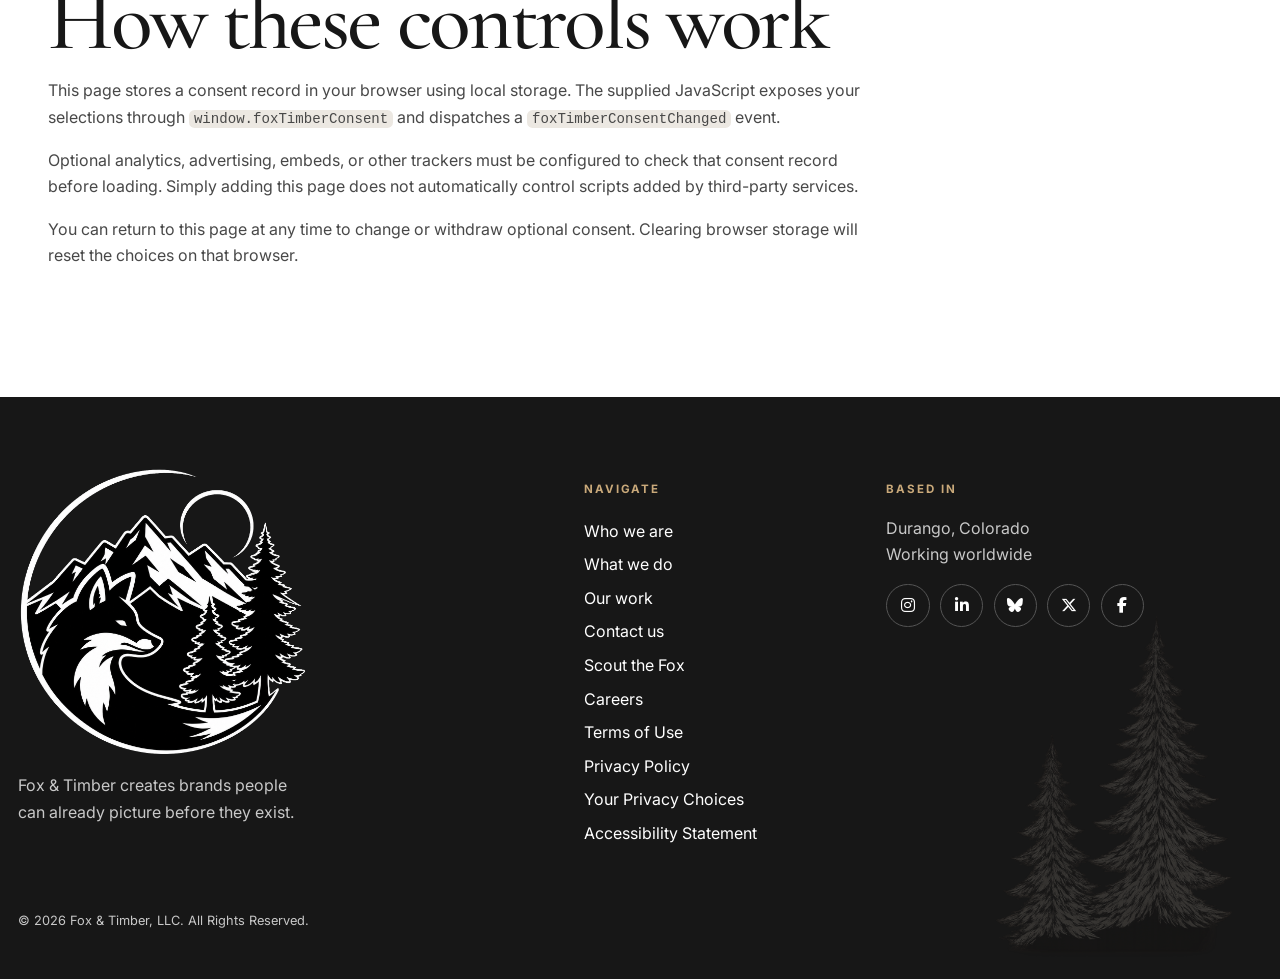
<file: cookies.html>
<!doctype html>
<html lang="en">
<head>
  <meta charset="utf-8">
  <meta name="viewport" content="width=device-width, initial-scale=1">
  <meta name="theme-color" content="#171717">
  <link rel="icon" href="img/favicon.ico">
  <link rel="apple-touch-icon" href="img/favicon-180.png">
  <link rel="preconnect" href="https://fonts.googleapis.com">
  <link rel="preconnect" href="https://fonts.gstatic.com" crossorigin>
  <link href="https://fonts.googleapis.com/css2?family=Cormorant+Garamond:wght@400;500;600;700&family=Inter:wght@400;500;600;700&display=swap" rel="stylesheet">
  <link rel="stylesheet" href="css/styles.css">
  <meta name="description" content="Manage optional cookies and tracking preferences for the Fox & Timber website.">
  <title>Your Privacy Choices | Fox &amp; Timber</title>
</head>
<body class="legal-page privacy-choice-page">
  <div data-include="includes/header.htm"></div>
  <main>
    <section class="page-hero legal-hero privacy-choice-hero"><p class="kicker">Control your experience</p><h1>Your Privacy Choices</h1><p>Choose which optional cookies and tracking technologies this website may use on this browser.</p><p class="legal-updated">Your choices are saved locally on this device.</p></section>
    <section class="privacy-switchboard section-pad" aria-labelledby="privacy-settings-title">
      <div class="privacy-warning" role="note"><i class="fa-solid fa-triangle-exclamation" aria-hidden="true"></i><div><h2>Some choices can affect performance.</h2><p>Rejecting optional cookies may reduce personalization, prevent certain embedded services from loading, interfere with analytics used to improve the site, or create a sub-par experience. Essential website functions remain enabled.</p></div></div>
      <form class="privacy-controls" id="privacy-controls">
        <div class="privacy-control-heading"><div><p class="eyebrow">Cookie switchboard</p><h2 id="privacy-settings-title">Select what you allow.</h2></div><p id="privacy-saved-status" class="privacy-saved-status" aria-live="polite"></p></div>
        <fieldset class="privacy-option privacy-option-required"><div><legend>Essential</legend><p>Required for security, navigation, saved privacy choices, and basic website operation.</p></div><label class="privacy-toggle"><input type="checkbox" checked disabled><span aria-hidden="true"></span><strong>Always active</strong></label></fieldset>
        <fieldset class="privacy-option"><div><legend>Preferences</legend><p>Remembers voluntary settings that can make the website more convenient or personalized.</p></div><label class="privacy-toggle"><input type="checkbox" name="preferences"><span aria-hidden="true"></span><strong>Allow</strong></label></fieldset>
        <fieldset class="privacy-option"><div><legend>Analytics</legend><p>Helps us understand visits, navigation patterns, device types, and website performance.</p></div><label class="privacy-toggle"><input type="checkbox" name="analytics"><span aria-hidden="true"></span><strong>Allow</strong></label></fieldset>
        <fieldset class="privacy-option"><div><legend>Marketing and social media</legend><p>May support campaign measurement, social embeds, advertising relevance, and cross-site tracking by third parties.</p></div><label class="privacy-toggle"><input type="checkbox" name="marketing"><span aria-hidden="true"></span><strong>Allow</strong></label></fieldset>
        <div class="privacy-actions"><button class="button button-light" type="button" data-privacy-action="reject">Reject optional cookies</button><button class="button button-copper" type="button" data-privacy-action="save">Save my choices</button><button class="button button-dark" type="button" data-privacy-action="accept">Accept all</button></div>
      </form>
      <div class="privacy-details"><h2>How these controls work</h2><p>This page stores a consent record in your browser using local storage. The supplied JavaScript exposes your selections through <code>window.foxTimberConsent</code> and dispatches a <code>foxTimberConsentChanged</code> event.</p><p>Optional analytics, advertising, embeds, or other trackers must be configured to check that consent record before loading. Simply adding this page does not automatically control scripts added by third-party services.</p><p>You can return to this page at any time to change or withdraw optional consent. Clearing browser storage will reset the choices on that browser.</p></div>
    </section>
  </main>
  <div data-include="includes/footer.htm"></div>
  <script src="js/scripts.js" defer></script>
</body>
</html>
</file>
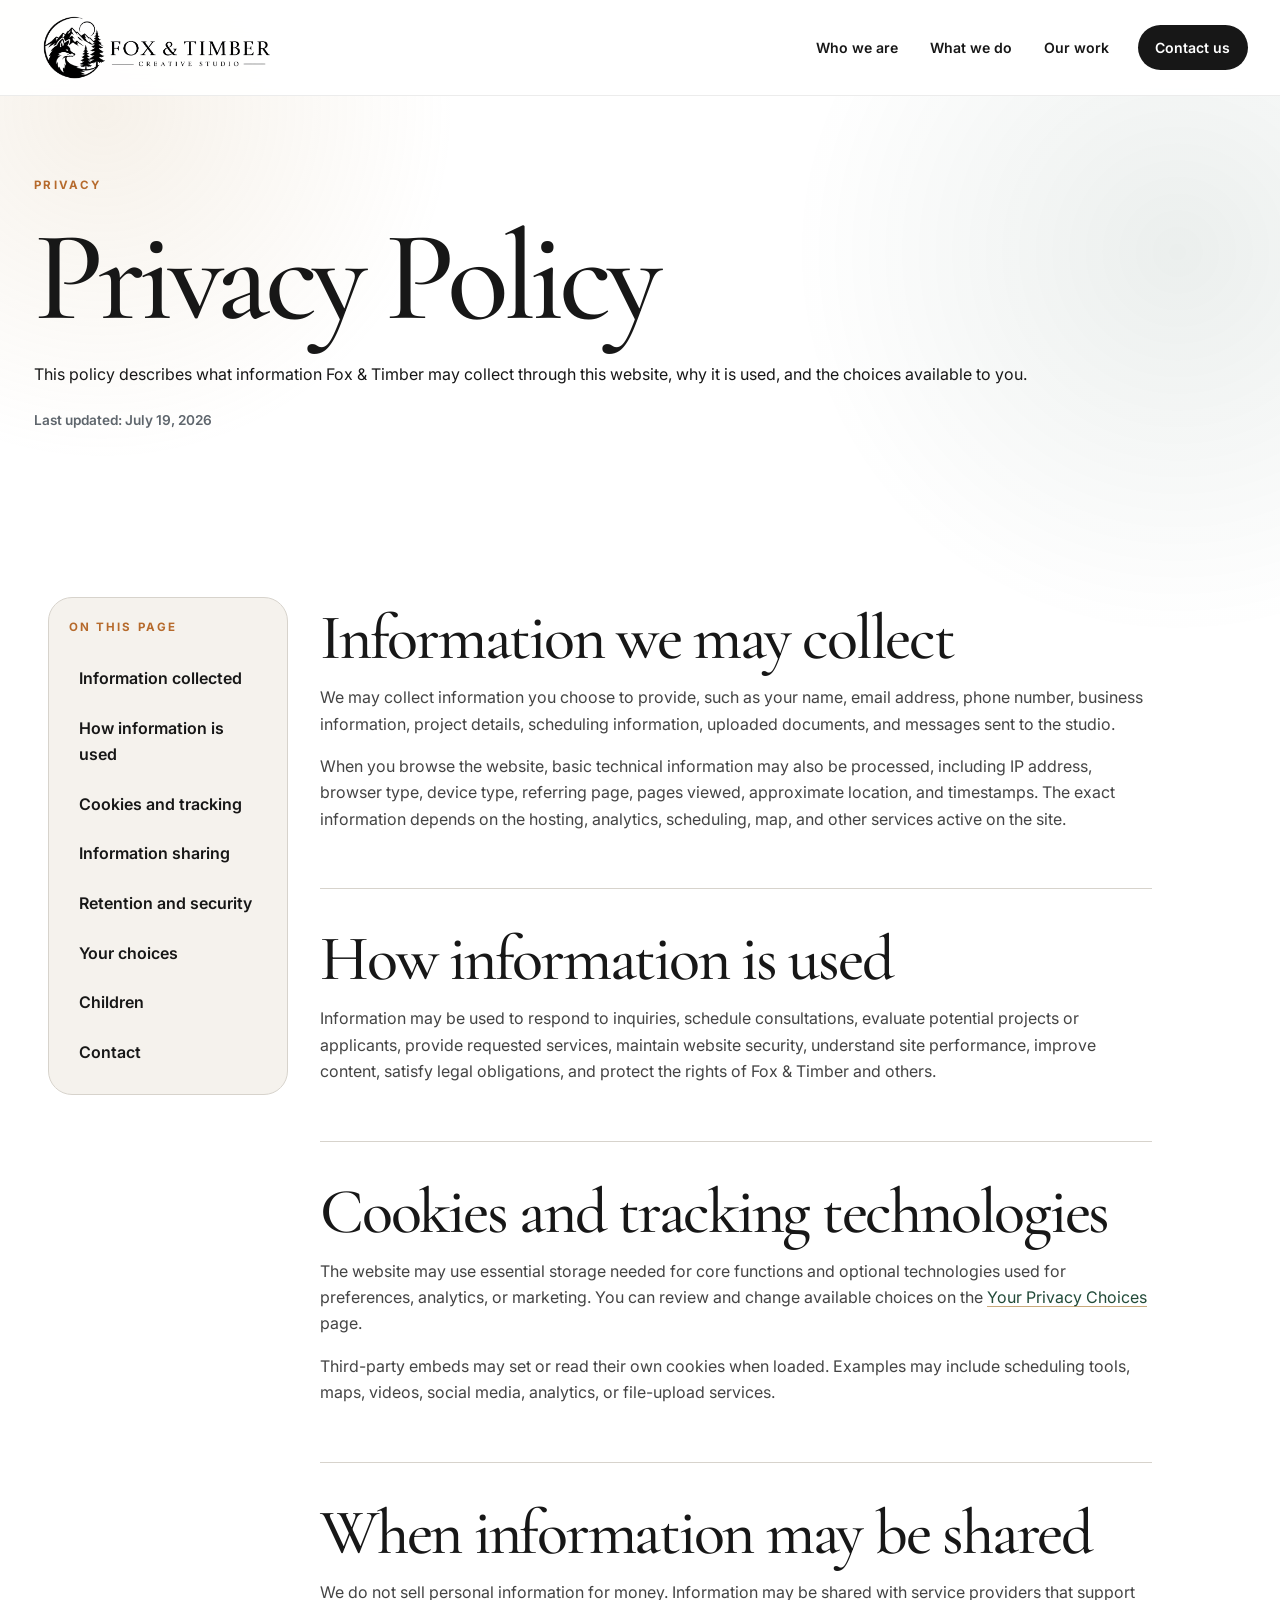
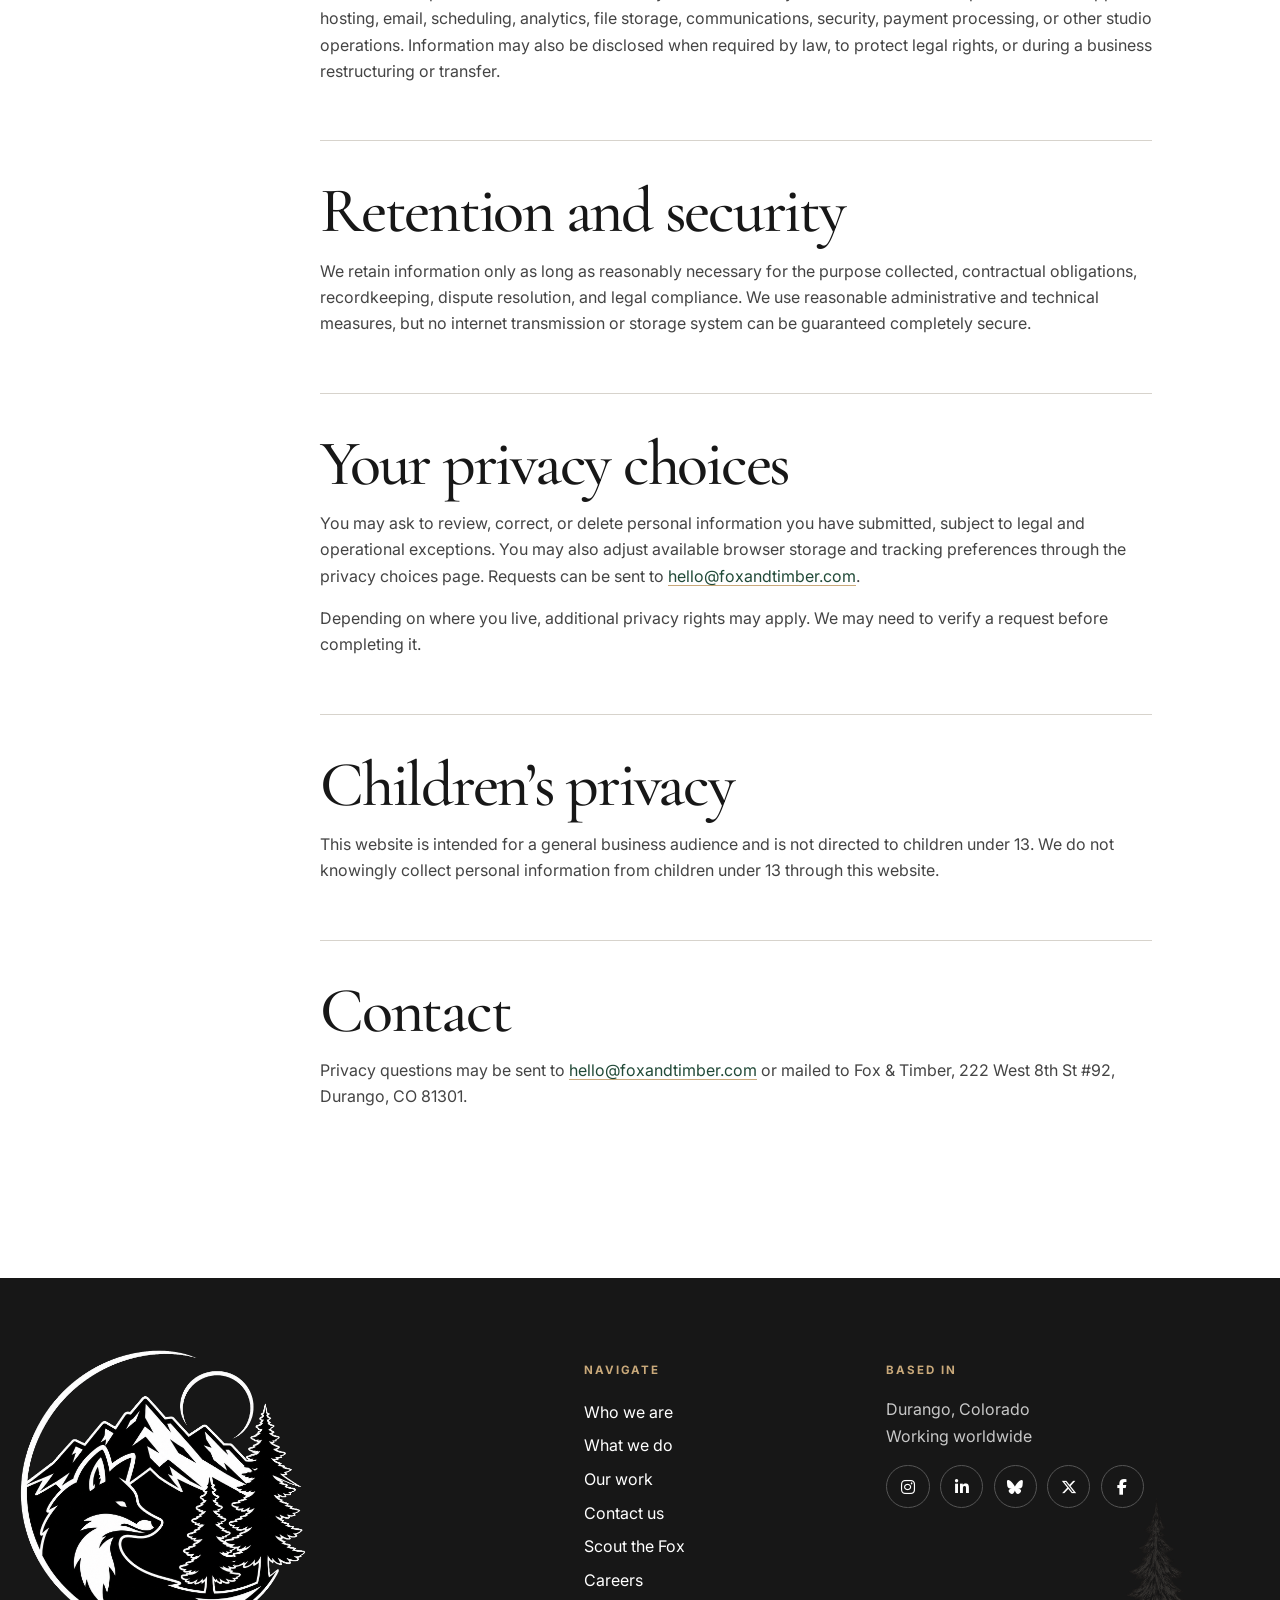
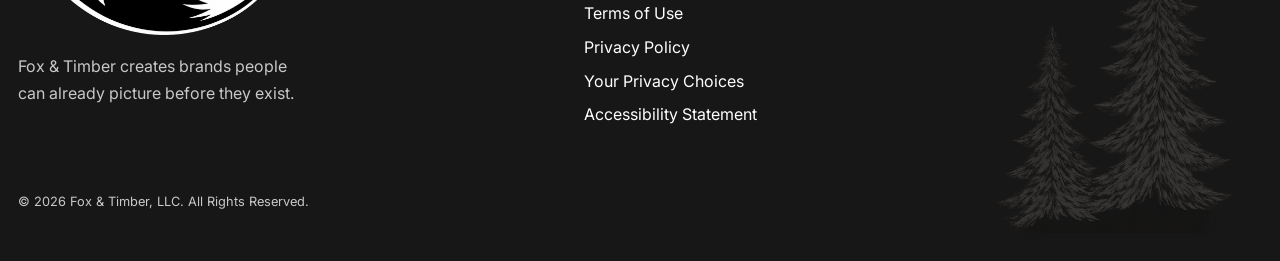
<file: privacy.html>
<!doctype html>
<html lang="en">
<head>
  <meta charset="utf-8">
  <meta name="viewport" content="width=device-width, initial-scale=1">
  <meta name="theme-color" content="#171717">
  <link rel="icon" href="img/favicon.ico">
  <link rel="apple-touch-icon" href="img/favicon-180.png">
  <link rel="preconnect" href="https://fonts.googleapis.com">
  <link rel="preconnect" href="https://fonts.gstatic.com" crossorigin>
  <link href="https://fonts.googleapis.com/css2?family=Cormorant+Garamond:wght@400;500;600;700&family=Inter:wght@400;500;600;700&display=swap" rel="stylesheet">
  <link rel="stylesheet" href="css/styles.css">
  <meta name="description" content="How Fox & Timber handles information collected through its website.">
  <title>Privacy Policy | Fox &amp; Timber</title>
</head>
<body class="legal-page">
  <div data-include="includes/header.htm"></div>
  <main>
    <section class="page-hero legal-hero">
      <p class="kicker">Privacy</p><h1>Privacy Policy</h1><p>This policy describes what information Fox &amp; Timber may collect through this website, why it is used, and the choices available to you.</p><p class="legal-updated">Last updated: July 19, 2026</p>
    </section>
    <article class="legal-document section-pad">
      <nav class="legal-toc" aria-label="Privacy Policy sections"><p class="eyebrow">On this page</p><a href="#information-collected">Information collected</a><a href="#information-use">How information is used</a><a href="#cookies-tracking">Cookies and tracking</a><a href="#sharing">Information sharing</a><a href="#retention-security">Retention and security</a><a href="#privacy-rights">Your choices</a><a href="#children">Children</a><a href="#privacy-contact">Contact</a></nav>
      <div class="legal-copy">
        <section id="information-collected"><h2>Information we may collect</h2><p>We may collect information you choose to provide, such as your name, email address, phone number, business information, project details, scheduling information, uploaded documents, and messages sent to the studio.</p><p>When you browse the website, basic technical information may also be processed, including IP address, browser type, device type, referring page, pages viewed, approximate location, and timestamps. The exact information depends on the hosting, analytics, scheduling, map, and other services active on the site.</p></section>
        <section id="information-use"><h2>How information is used</h2><p>Information may be used to respond to inquiries, schedule consultations, evaluate potential projects or applicants, provide requested services, maintain website security, understand site performance, improve content, satisfy legal obligations, and protect the rights of Fox &amp; Timber and others.</p></section>
        <section id="cookies-tracking"><h2>Cookies and tracking technologies</h2><p>The website may use essential storage needed for core functions and optional technologies used for preferences, analytics, or marketing. You can review and change available choices on the <a href="cookies.html">Your Privacy Choices</a> page.</p><p>Third-party embeds may set or read their own cookies when loaded. Examples may include scheduling tools, maps, videos, social media, analytics, or file-upload services.</p></section>
        <section id="sharing"><h2>When information may be shared</h2><p>We do not sell personal information for money. Information may be shared with service providers that support hosting, email, scheduling, analytics, file storage, communications, security, payment processing, or other studio operations. Information may also be disclosed when required by law, to protect legal rights, or during a business restructuring or transfer.</p></section>
        <section id="retention-security"><h2>Retention and security</h2><p>We retain information only as long as reasonably necessary for the purpose collected, contractual obligations, recordkeeping, dispute resolution, and legal compliance. We use reasonable administrative and technical measures, but no internet transmission or storage system can be guaranteed completely secure.</p></section>
        <section id="privacy-rights"><h2>Your privacy choices</h2><p>You may ask to review, correct, or delete personal information you have submitted, subject to legal and operational exceptions. You may also adjust available browser storage and tracking preferences through the privacy choices page. Requests can be sent to <a href="mailto:hello@foxandtimber.com">hello@foxandtimber.com</a>.</p><p>Depending on where you live, additional privacy rights may apply. We may need to verify a request before completing it.</p></section>
        <section id="children"><h2>Children’s privacy</h2><p>This website is intended for a general business audience and is not directed to children under 13. We do not knowingly collect personal information from children under 13 through this website.</p></section>
        <section id="privacy-contact"><h2>Contact</h2><p>Privacy questions may be sent to <a href="mailto:hello@foxandtimber.com">hello@foxandtimber.com</a> or mailed to Fox &amp; Timber, 222 West 8th St #92, Durango, CO 81301.</p></section>
      </div>
    </article>
  </main>
  <div data-include="includes/footer.htm"></div>
  <script src="js/scripts.js" defer></script>
</body>
</html>
</file>
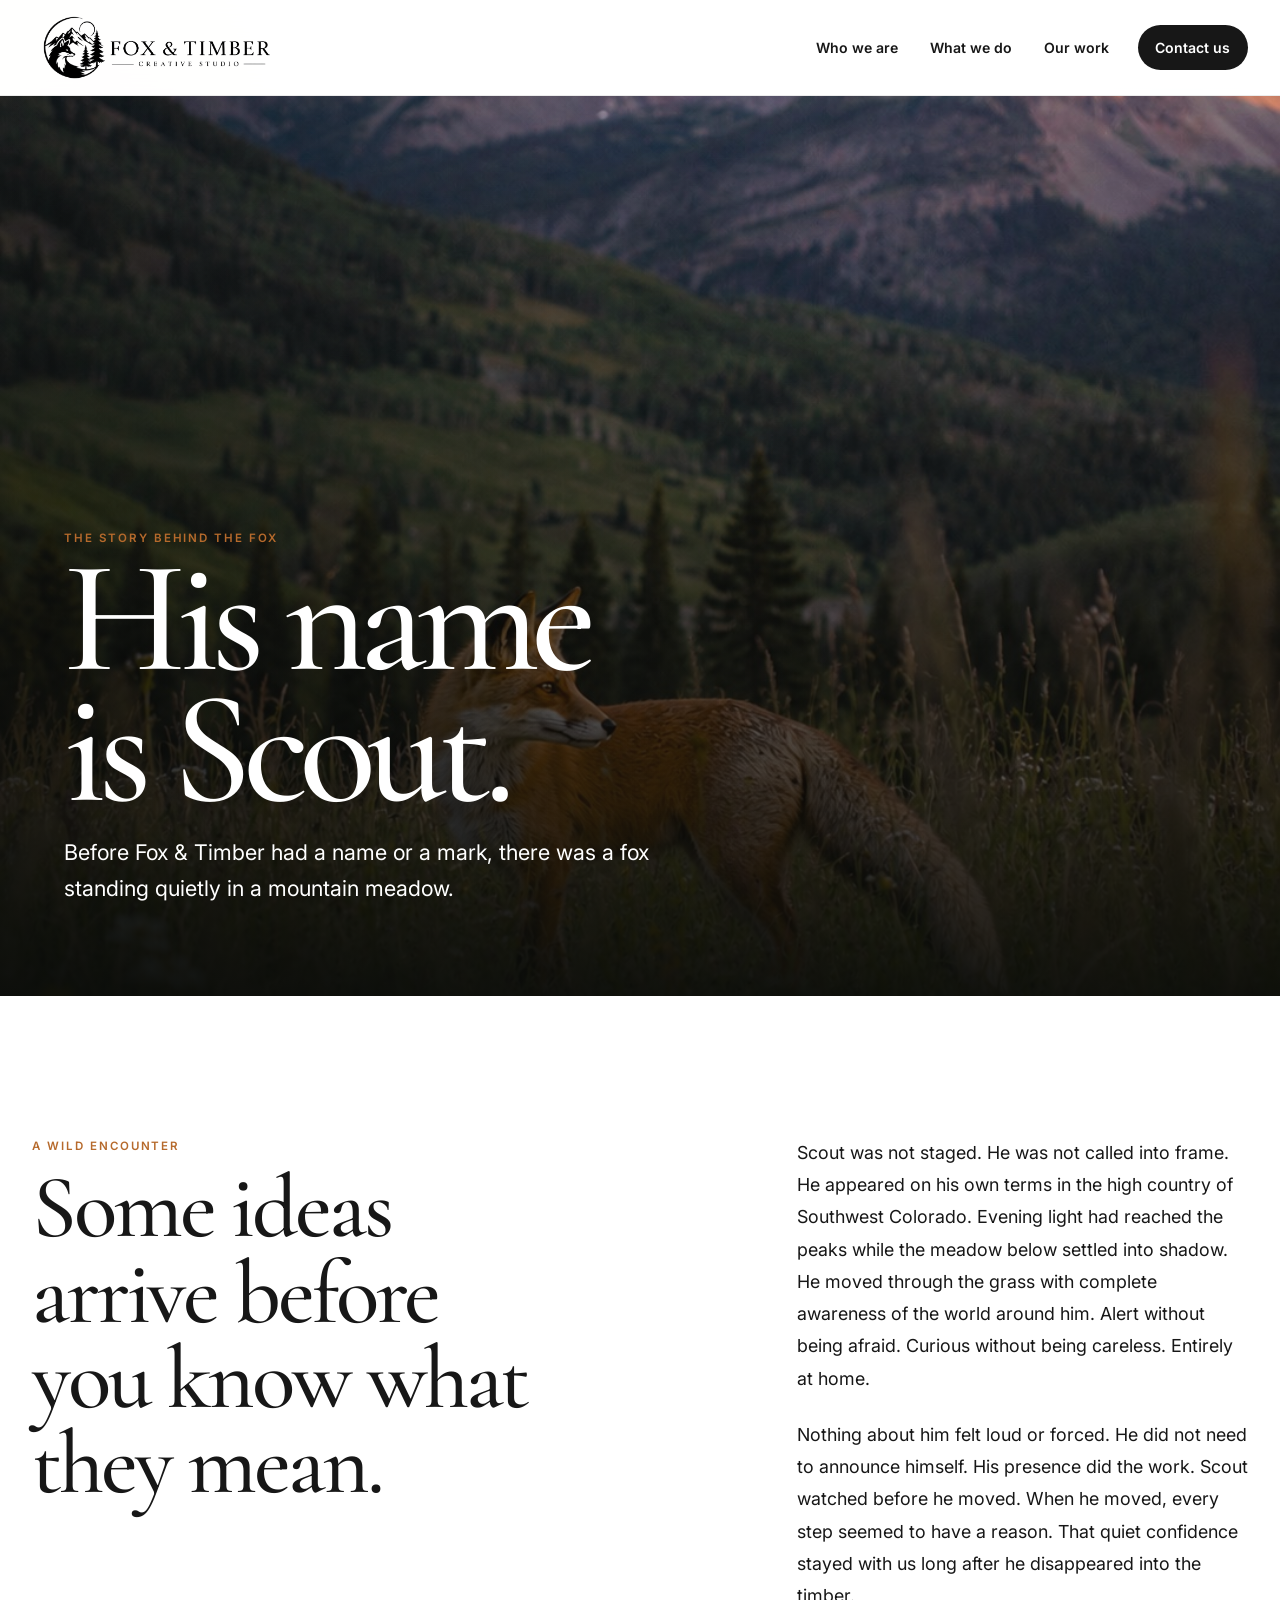
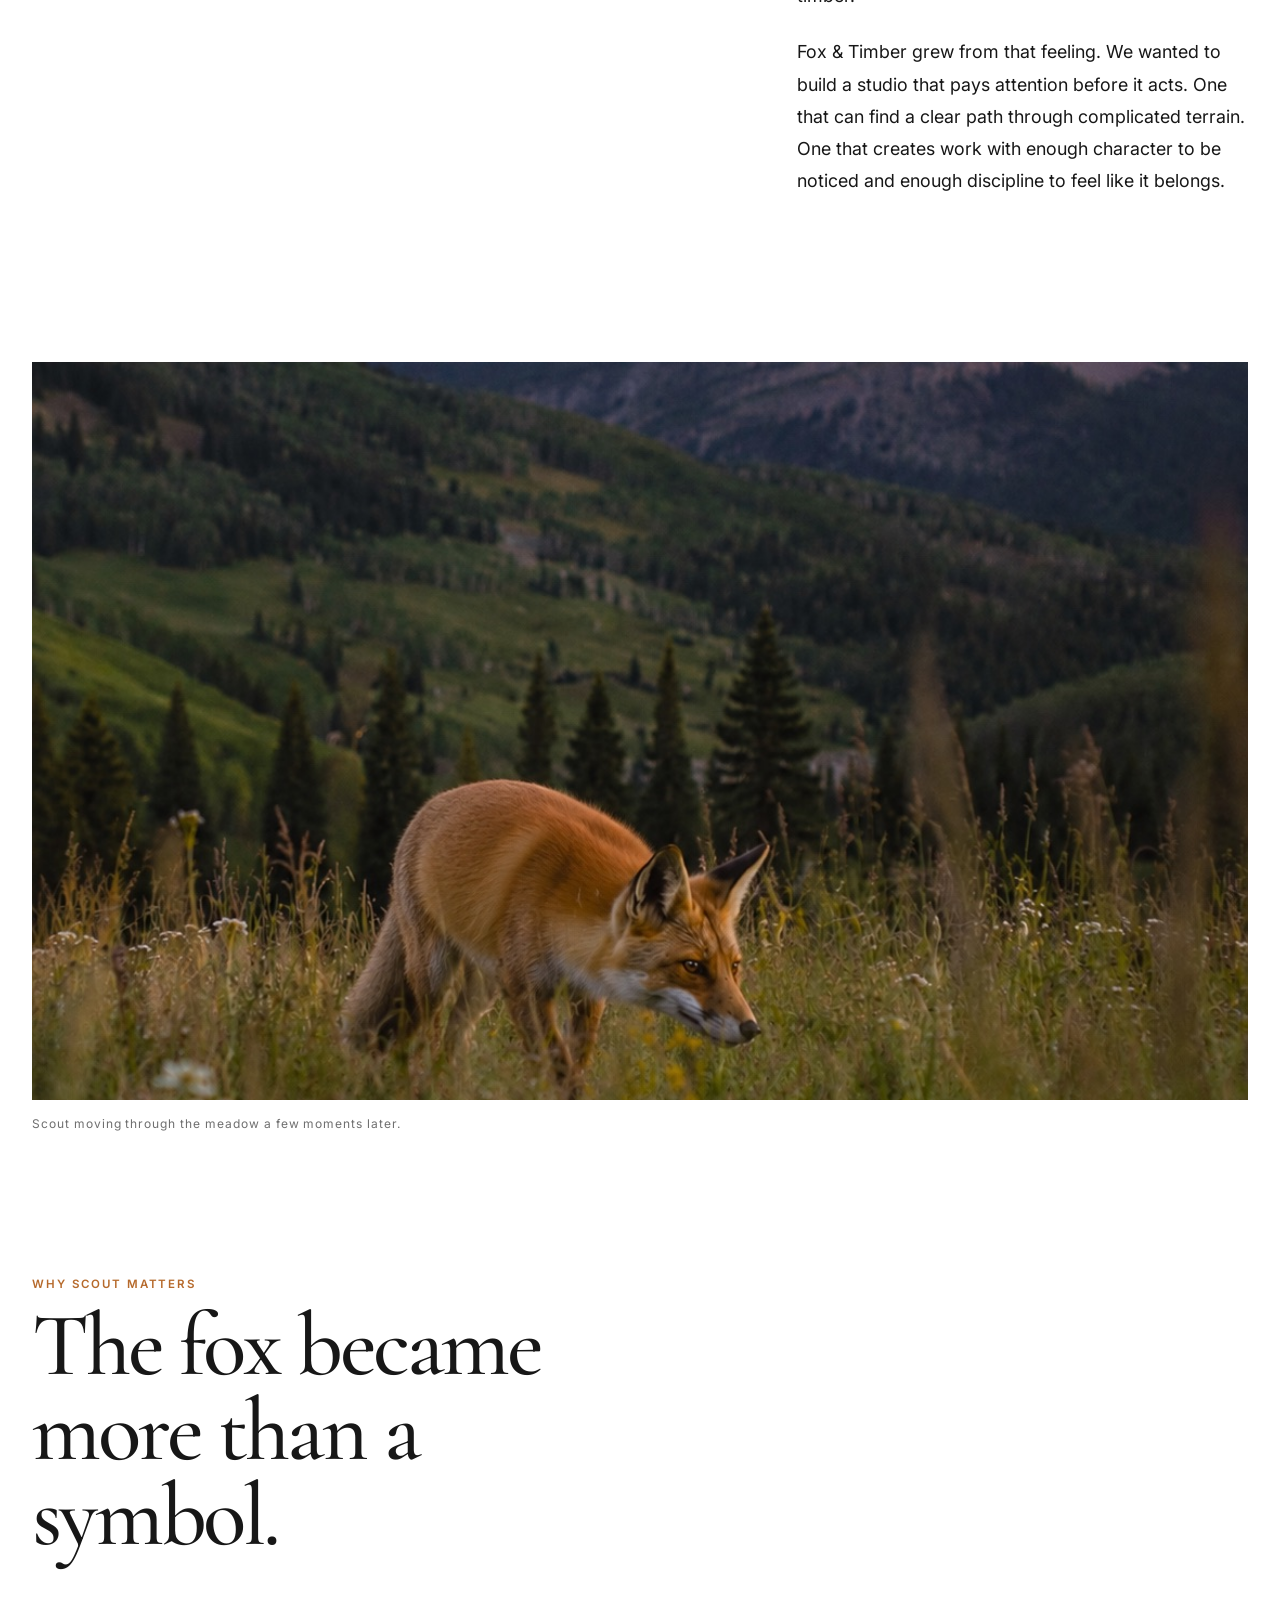
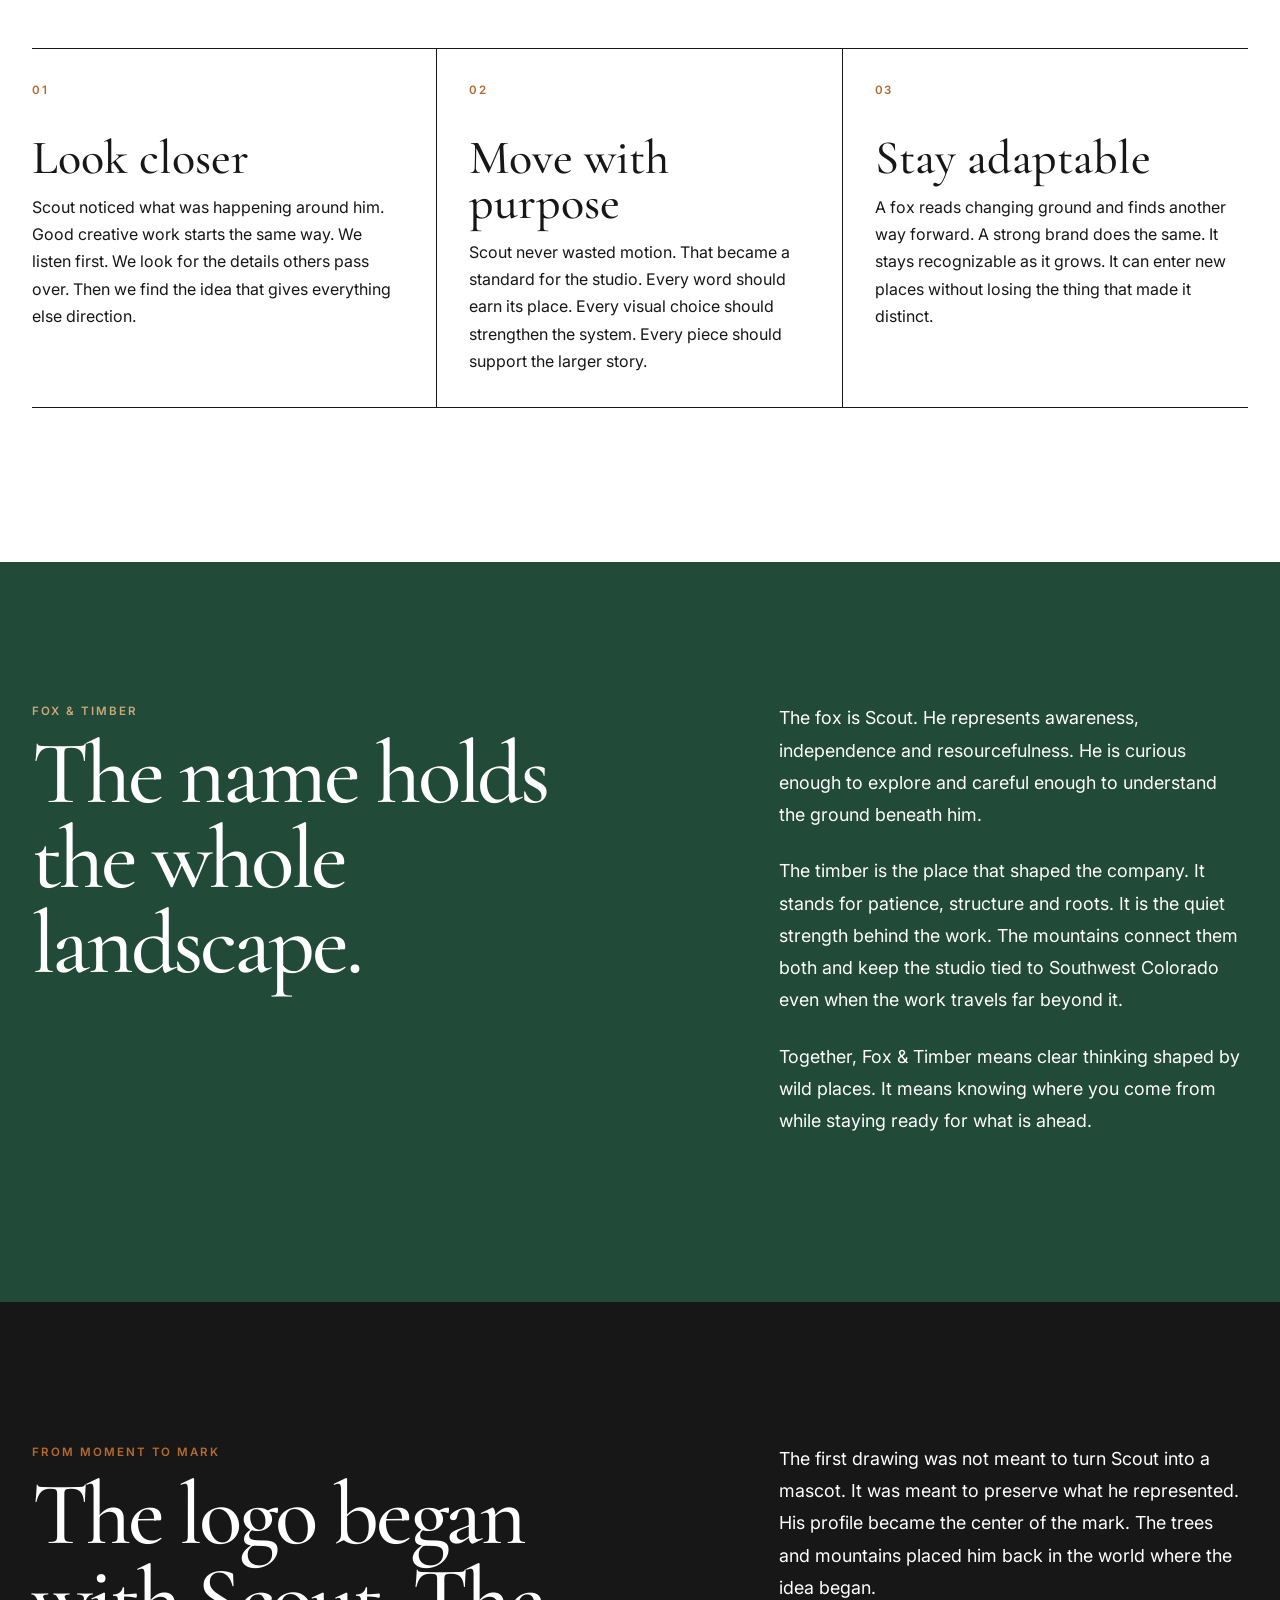
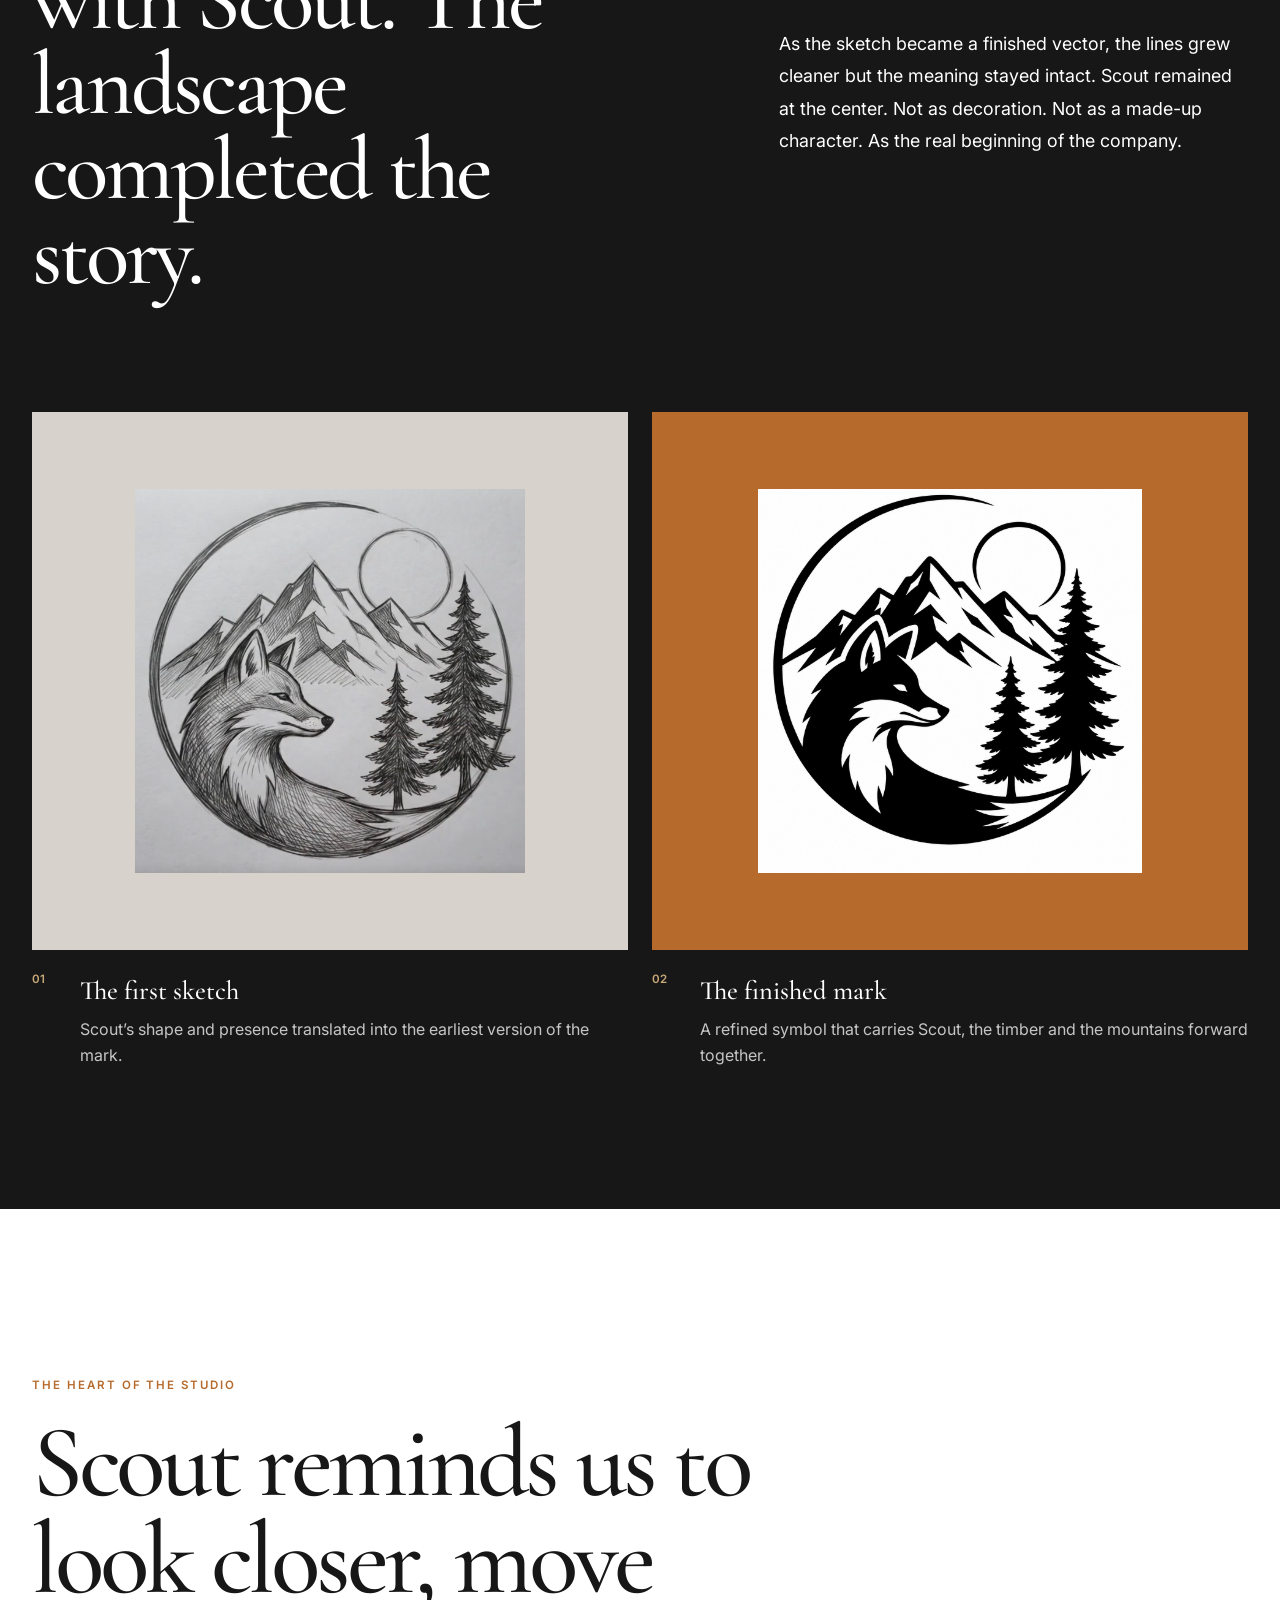
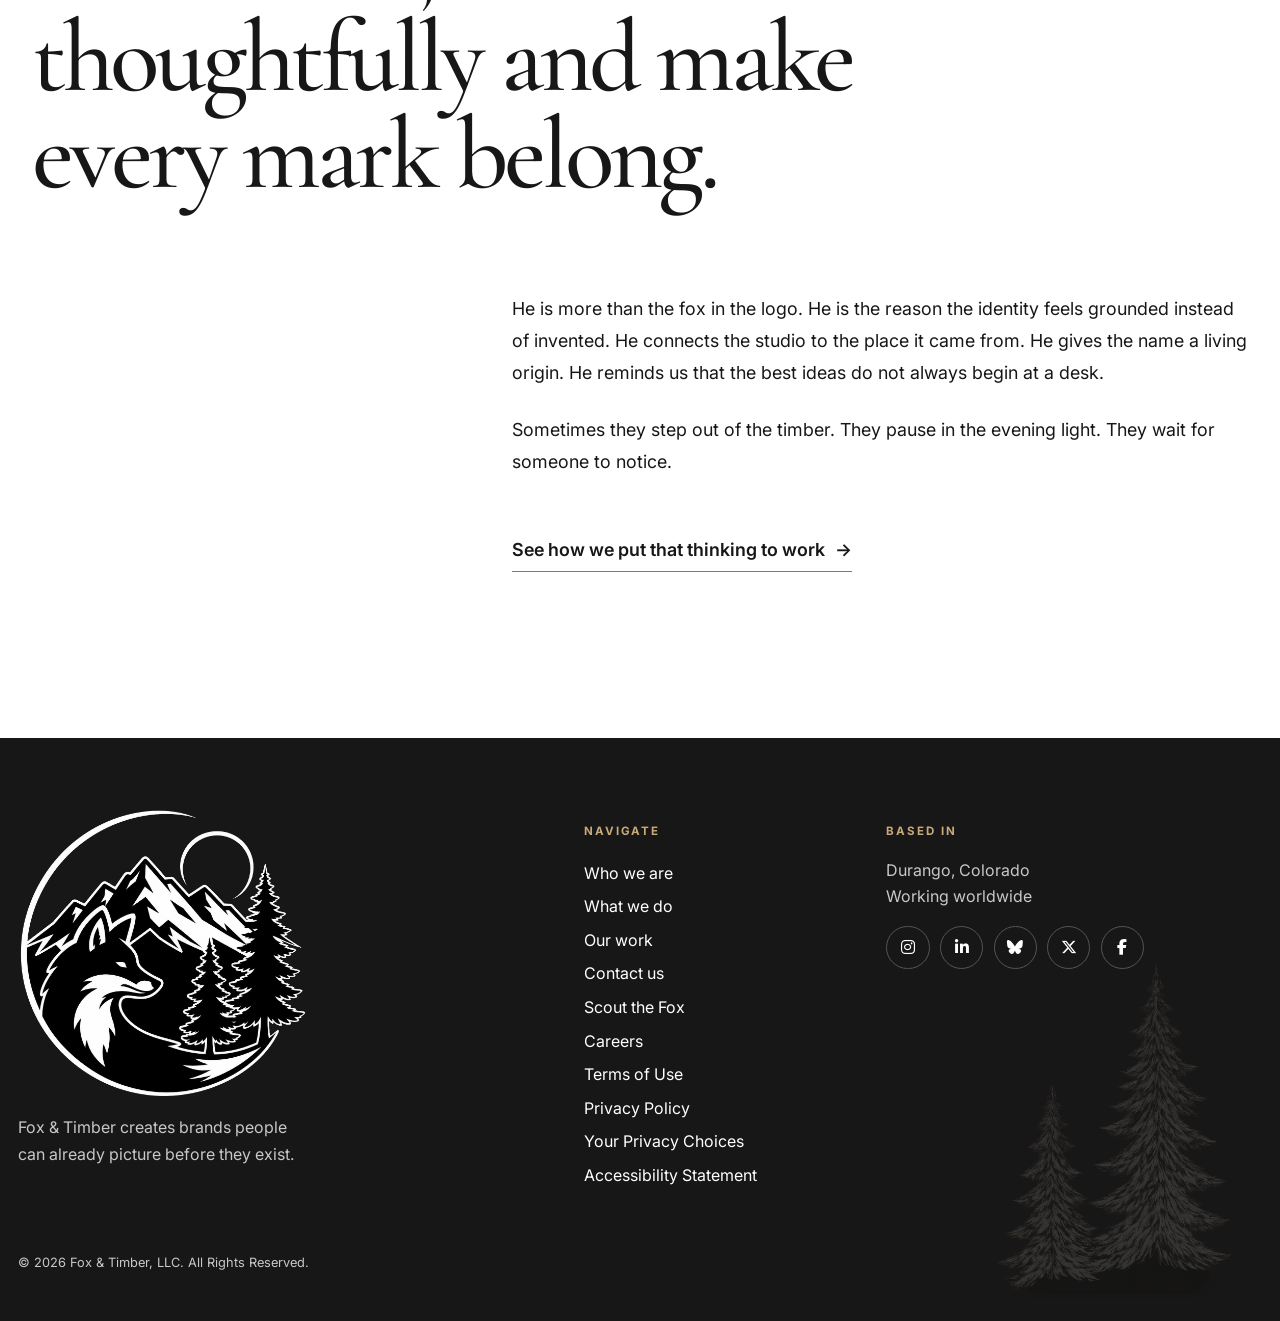
<file: scout.html>
<!DOCTYPE html>
<html lang="en">
<head>
  <meta charset="UTF-8">
  <meta name="viewport" content="width=device-width, initial-scale=1.0">

  <title>Scout the Fox | Fox &amp; Timber</title>
  <meta name="description" content="Meet Scout, the wild fox whose quiet presence in a Southwest Colorado meadow became the heart of Fox & Timber and the inspiration behind its logo.">

  <link rel="preconnect" href="https://fonts.googleapis.com">
  <link rel="preconnect" href="https://fonts.gstatic.com" crossorigin>
  <link href="https://fonts.googleapis.com/css2?family=Cormorant+Garamond:wght@400;500;600;700&family=Inter:wght@400;500;600&display=swap" rel="stylesheet">

  <link rel="stylesheet" href="css/styles.css">
</head>

<body class="scout-page" data-page="scout">
  <div data-include="includes/header.htm"></div>

  <main>
    <section class="scout-hero" aria-labelledby="scout-title">
      <figure class="scout-hero__image">
        <img
          src="img/scout-2.jpeg"
          alt="Scout the fox standing in a mountain meadow at sunset"
          width="1536"
          height="2048"
          fetchpriority="high">
      </figure>

      <div class="scout-hero__copy">
        <p class="eyebrow">The story behind the fox</p>
        <h1 id="scout-title">His name is Scout.</h1>
        <p class="scout-hero__intro">
          Before Fox &amp; Timber had a name or a mark, there was a fox standing quietly in a mountain meadow.
        </p>
      </div>
    </section>

    <section class="scout-story section-shell">
      <div class="scout-story__lead">
        <p class="eyebrow">A wild encounter</p>
        <h2>Some ideas arrive before you know what they mean.</h2>
      </div>

      <div class="scout-story__body prose">
        <p>
          Scout was not staged. He was not called into frame. He appeared on his own terms in the high country of Southwest Colorado. Evening light had reached the peaks while the meadow below settled into shadow. He moved through the grass with complete awareness of the world around him. Alert without being afraid. Curious without being careless. Entirely at home.
        </p>

        <p>
          Nothing about him felt loud or forced. He did not need to announce himself. His presence did the work. Scout watched before he moved. When he moved, every step seemed to have a reason. That quiet confidence stayed with us long after he disappeared into the timber.
        </p>

        <p>
          Fox &amp; Timber grew from that feeling. We wanted to build a studio that pays attention before it acts. One that can find a clear path through complicated terrain. One that creates work with enough character to be noticed and enough discipline to feel like it belongs.
        </p>
      </div>
    </section>

    <section class="scout-image-break section-shell">
      <figure>
        <img
          src="img/scout-3.jpeg"
          alt="Scout the fox moving through tall grass with Colorado mountains behind him"
          width="1122"
          height="1402"
          loading="lazy">
        <figcaption>Scout moving through the meadow a few moments later.</figcaption>
      </figure>
    </section>

    <section class="scout-meaning section-shell" aria-labelledby="why-scout">
      <div class="scout-meaning__heading">
        <p class="eyebrow">Why Scout matters</p>
        <h2 id="why-scout">The fox became more than a symbol.</h2>
      </div>

      <div class="scout-meaning__grid">
        <article>
          <span class="scout-number">01</span>
          <h3>Look closer</h3>
          <p>
            Scout noticed what was happening around him. Good creative work starts the same way. We listen first. We look for the details others pass over. Then we find the idea that gives everything else direction.
          </p>
        </article>

        <article>
          <span class="scout-number">02</span>
          <h3>Move with purpose</h3>
          <p>
            Scout never wasted motion. That became a standard for the studio. Every word should earn its place. Every visual choice should strengthen the system. Every piece should support the larger story.
          </p>
        </article>

        <article>
          <span class="scout-number">03</span>
          <h3>Stay adaptable</h3>
          <p>
            A fox reads changing ground and finds another way forward. A strong brand does the same. It stays recognizable as it grows. It can enter new places without losing the thing that made it distinct.
          </p>
        </article>
      </div>
    </section>

    <section class="scout-name">
      <div class="section-shell scout-name__grid">
        <div>
          <p class="eyebrow">Fox &amp; Timber</p>
          <h2>The name holds the whole landscape.</h2>
        </div>

        <div class="prose">
          <p>
            The fox is Scout. He represents awareness, independence and resourcefulness. He is curious enough to explore and careful enough to understand the ground beneath him.
          </p>

          <p>
            The timber is the place that shaped the company. It stands for patience, structure and roots. It is the quiet strength behind the work. The mountains connect them both and keep the studio tied to Southwest Colorado even when the work travels far beyond it.
          </p>

          <p>
            Together, Fox &amp; Timber means clear thinking shaped by wild places. It means knowing where you come from while staying ready for what is ahead.
          </p>
        </div>
      </div>
    </section>

    <section class="scout-logo-story" aria-labelledby="logo-story-title">
      <div class="section-shell">
        <div class="scout-logo-story__intro">
          <div>
            <p class="eyebrow">From moment to mark</p>
            <h2 id="logo-story-title">The logo began with Scout. The landscape completed the story.</h2>
          </div>

          <div class="prose">
            <p>
              The first drawing was not meant to turn Scout into a mascot. It was meant to preserve what he represented. His profile became the center of the mark. The trees and mountains placed him back in the world where the idea began.
            </p>

            <p>
              As the sketch became a finished vector, the lines grew cleaner but the meaning stayed intact. Scout remained at the center. Not as decoration. Not as a made-up character. As the real beginning of the company.
            </p>
          </div>
        </div>

        <div class="scout-logo-evolution">
          <figure class="scout-logo-card scout-logo-card--paper">
            <div class="scout-logo-card__image">
              <img
                src="img/pencil-logo.jpg"
                alt="Early hand-drawn sketch of the Fox and Timber logo"
                loading="lazy">
            </div>
            <figcaption>
              <span>01</span>
              <strong>The first sketch</strong>
              <p>Scout’s shape and presence translated into the earliest version of the mark.</p>
            </figcaption>
          </figure>

          <figure class="scout-logo-card scout-logo-card--final">
            <div class="scout-logo-card__image">
              <img
                src="img/primary-logo.jpg"
                alt="Finished Fox and Timber primary logo"
                loading="lazy">
            </div>
            <figcaption>
              <span>02</span>
              <strong>The finished mark</strong>
              <p>A refined symbol that carries Scout, the timber and the mountains forward together.</p>
            </figcaption>
          </figure>
        </div>
      </div>
    </section>

    <section class="scout-closing section-shell">
      <p class="eyebrow">The heart of the studio</p>

      <blockquote>
        Scout reminds us to look closer, move thoughtfully and make every mark belong.
      </blockquote>

      <div class="prose scout-closing__copy">
        <p>
          He is more than the fox in the logo. He is the reason the identity feels grounded instead of invented. He connects the studio to the place it came from. He gives the name a living origin. He reminds us that the best ideas do not always begin at a desk.
        </p>

        <p>
          Sometimes they step out of the timber. They pause in the evening light. They wait for someone to notice.
        </p>

        <a class="text-link" href="what.html">
          See how we put that thinking to work
          <span aria-hidden="true">→</span>
        </a>
      </div>
    </section>
  </main>

  <div data-include="includes/footer.htm"></div>

  <script src="js/scripts.js"></script>
</body>
</html>
</file>
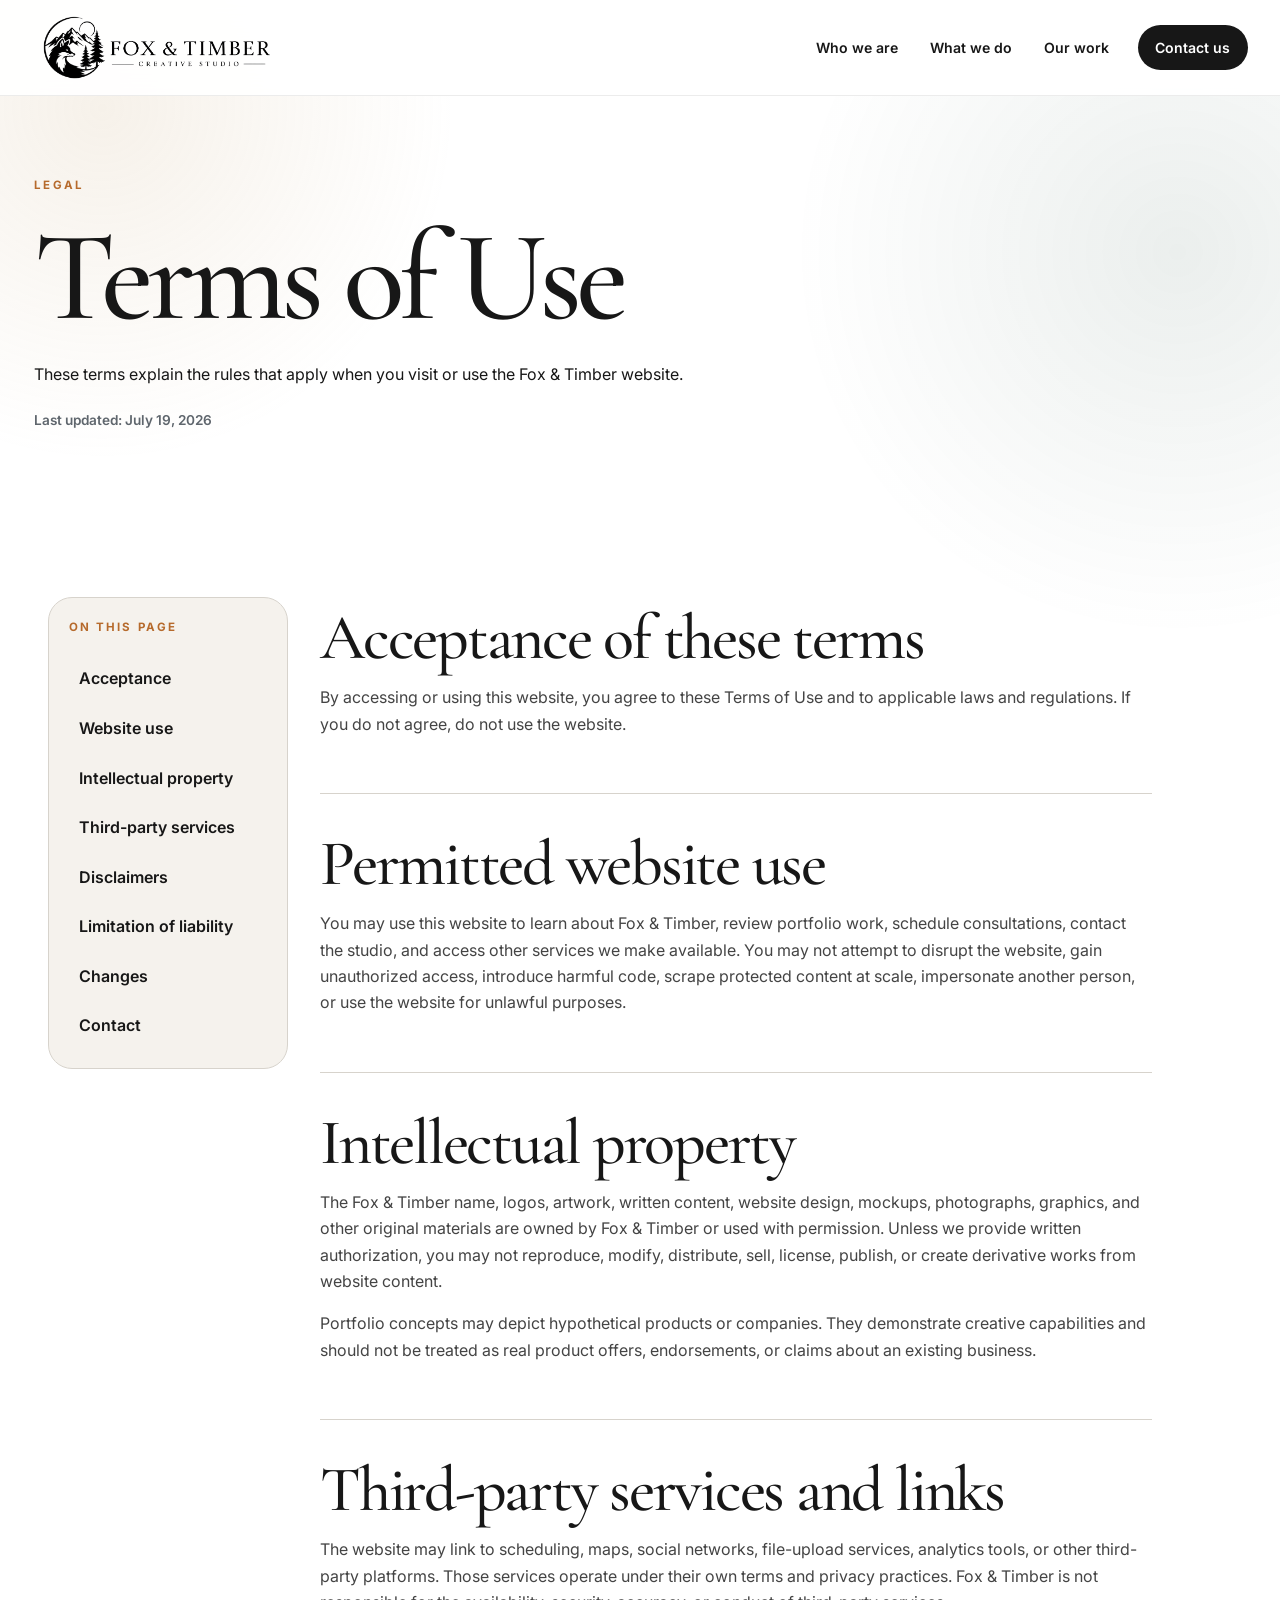
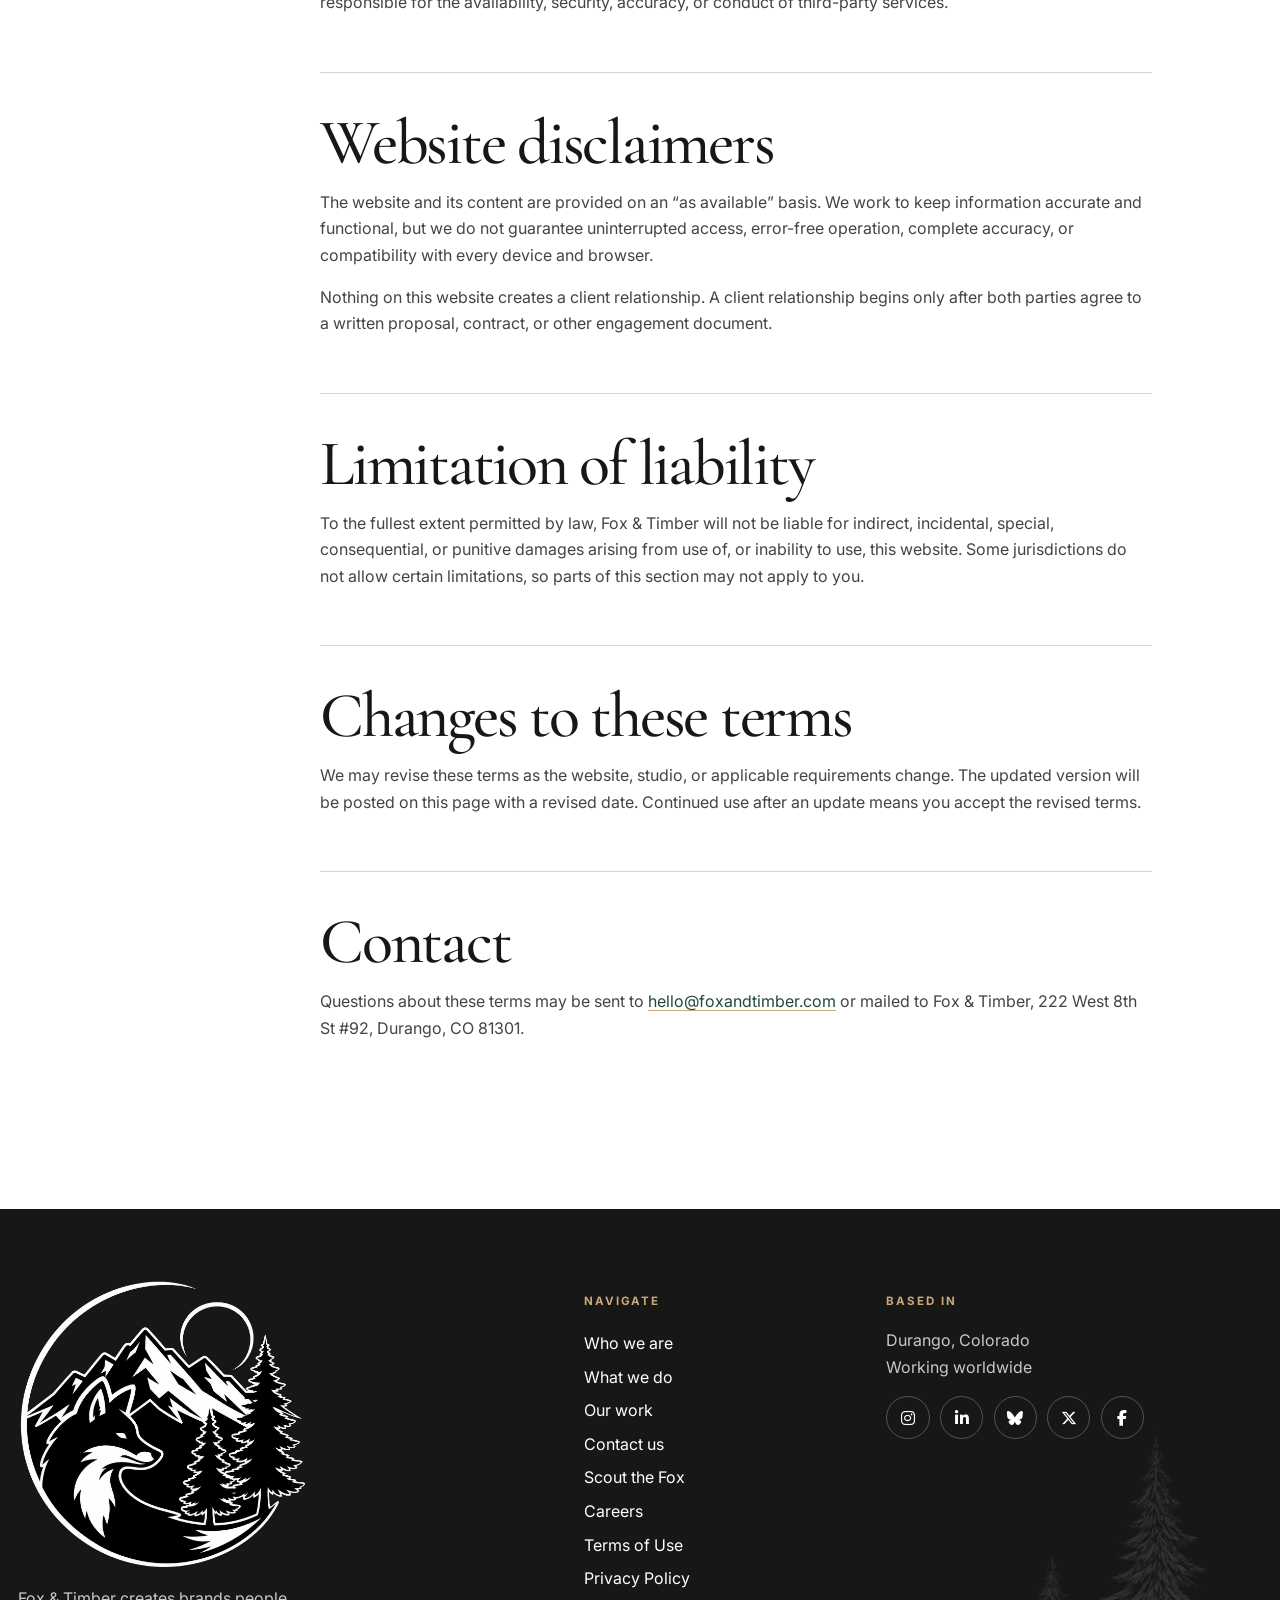
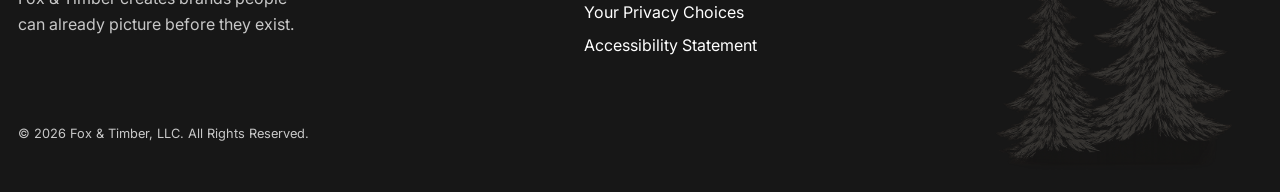
<file: tos.html>
<!doctype html>
<html lang="en">
<head>
  <meta charset="utf-8">
  <meta name="viewport" content="width=device-width, initial-scale=1">
  <meta name="theme-color" content="#171717">
  <link rel="icon" href="img/favicon.ico">
  <link rel="apple-touch-icon" href="img/favicon-180.png">
  <link rel="preconnect" href="https://fonts.googleapis.com">
  <link rel="preconnect" href="https://fonts.gstatic.com" crossorigin>
  <link href="https://fonts.googleapis.com/css2?family=Cormorant+Garamond:wght@400;500;600;700&family=Inter:wght@400;500;600;700&display=swap" rel="stylesheet">
  <link rel="stylesheet" href="css/styles.css">
  <meta name="description" content="Terms governing use of the Fox & Timber website.">
  <title>Terms of Use | Fox &amp; Timber</title>
</head>
<body class="legal-page">
  <div data-include="includes/header.htm"></div>
  <main>
    <section class="page-hero legal-hero">
      <p class="kicker">Legal</p>
      <h1>Terms of Use</h1>
      <p>These terms explain the rules that apply when you visit or use the Fox &amp; Timber website.</p>
      <p class="legal-updated">Last updated: July 19, 2026</p>
    </section>
    <article class="legal-document section-pad">
      <nav class="legal-toc" aria-label="Terms of Use sections">
        <p class="eyebrow">On this page</p><a href="#acceptance">Acceptance</a><a href="#website-use">Website use</a><a href="#intellectual-property">Intellectual property</a><a href="#third-party-services">Third-party services</a><a href="#disclaimers">Disclaimers</a><a href="#liability">Limitation of liability</a><a href="#changes">Changes</a><a href="#contact-terms">Contact</a>
      </nav>
      <div class="legal-copy">
        <section id="acceptance"><h2>Acceptance of these terms</h2><p>By accessing or using this website, you agree to these Terms of Use and to applicable laws and regulations. If you do not agree, do not use the website.</p></section>
        <section id="website-use"><h2>Permitted website use</h2><p>You may use this website to learn about Fox &amp; Timber, review portfolio work, schedule consultations, contact the studio, and access other services we make available. You may not attempt to disrupt the website, gain unauthorized access, introduce harmful code, scrape protected content at scale, impersonate another person, or use the website for unlawful purposes.</p></section>
        <section id="intellectual-property"><h2>Intellectual property</h2><p>The Fox &amp; Timber name, logos, artwork, written content, website design, mockups, photographs, graphics, and other original materials are owned by Fox &amp; Timber or used with permission. Unless we provide written authorization, you may not reproduce, modify, distribute, sell, license, publish, or create derivative works from website content.</p><p>Portfolio concepts may depict hypothetical products or companies. They demonstrate creative capabilities and should not be treated as real product offers, endorsements, or claims about an existing business.</p></section>
        <section id="third-party-services"><h2>Third-party services and links</h2><p>The website may link to scheduling, maps, social networks, file-upload services, analytics tools, or other third-party platforms. Those services operate under their own terms and privacy practices. Fox &amp; Timber is not responsible for the availability, security, accuracy, or conduct of third-party services.</p></section>
        <section id="disclaimers"><h2>Website disclaimers</h2><p>The website and its content are provided on an “as available” basis. We work to keep information accurate and functional, but we do not guarantee uninterrupted access, error-free operation, complete accuracy, or compatibility with every device and browser.</p><p>Nothing on this website creates a client relationship. A client relationship begins only after both parties agree to a written proposal, contract, or other engagement document.</p></section>
        <section id="liability"><h2>Limitation of liability</h2><p>To the fullest extent permitted by law, Fox &amp; Timber will not be liable for indirect, incidental, special, consequential, or punitive damages arising from use of, or inability to use, this website. Some jurisdictions do not allow certain limitations, so parts of this section may not apply to you.</p></section>
        <section id="changes"><h2>Changes to these terms</h2><p>We may revise these terms as the website, studio, or applicable requirements change. The updated version will be posted on this page with a revised date. Continued use after an update means you accept the revised terms.</p></section>
        <section id="contact-terms"><h2>Contact</h2><p>Questions about these terms may be sent to <a href="mailto:hello@foxandtimber.com">hello@foxandtimber.com</a> or mailed to Fox &amp; Timber, 222 West 8th St #92, Durango, CO 81301.</p></section>
      </div>
    </article>
  </main>
  <div data-include="includes/footer.htm"></div>
  <script src="js/scripts.js" defer></script>
</body>
</html>
</file>
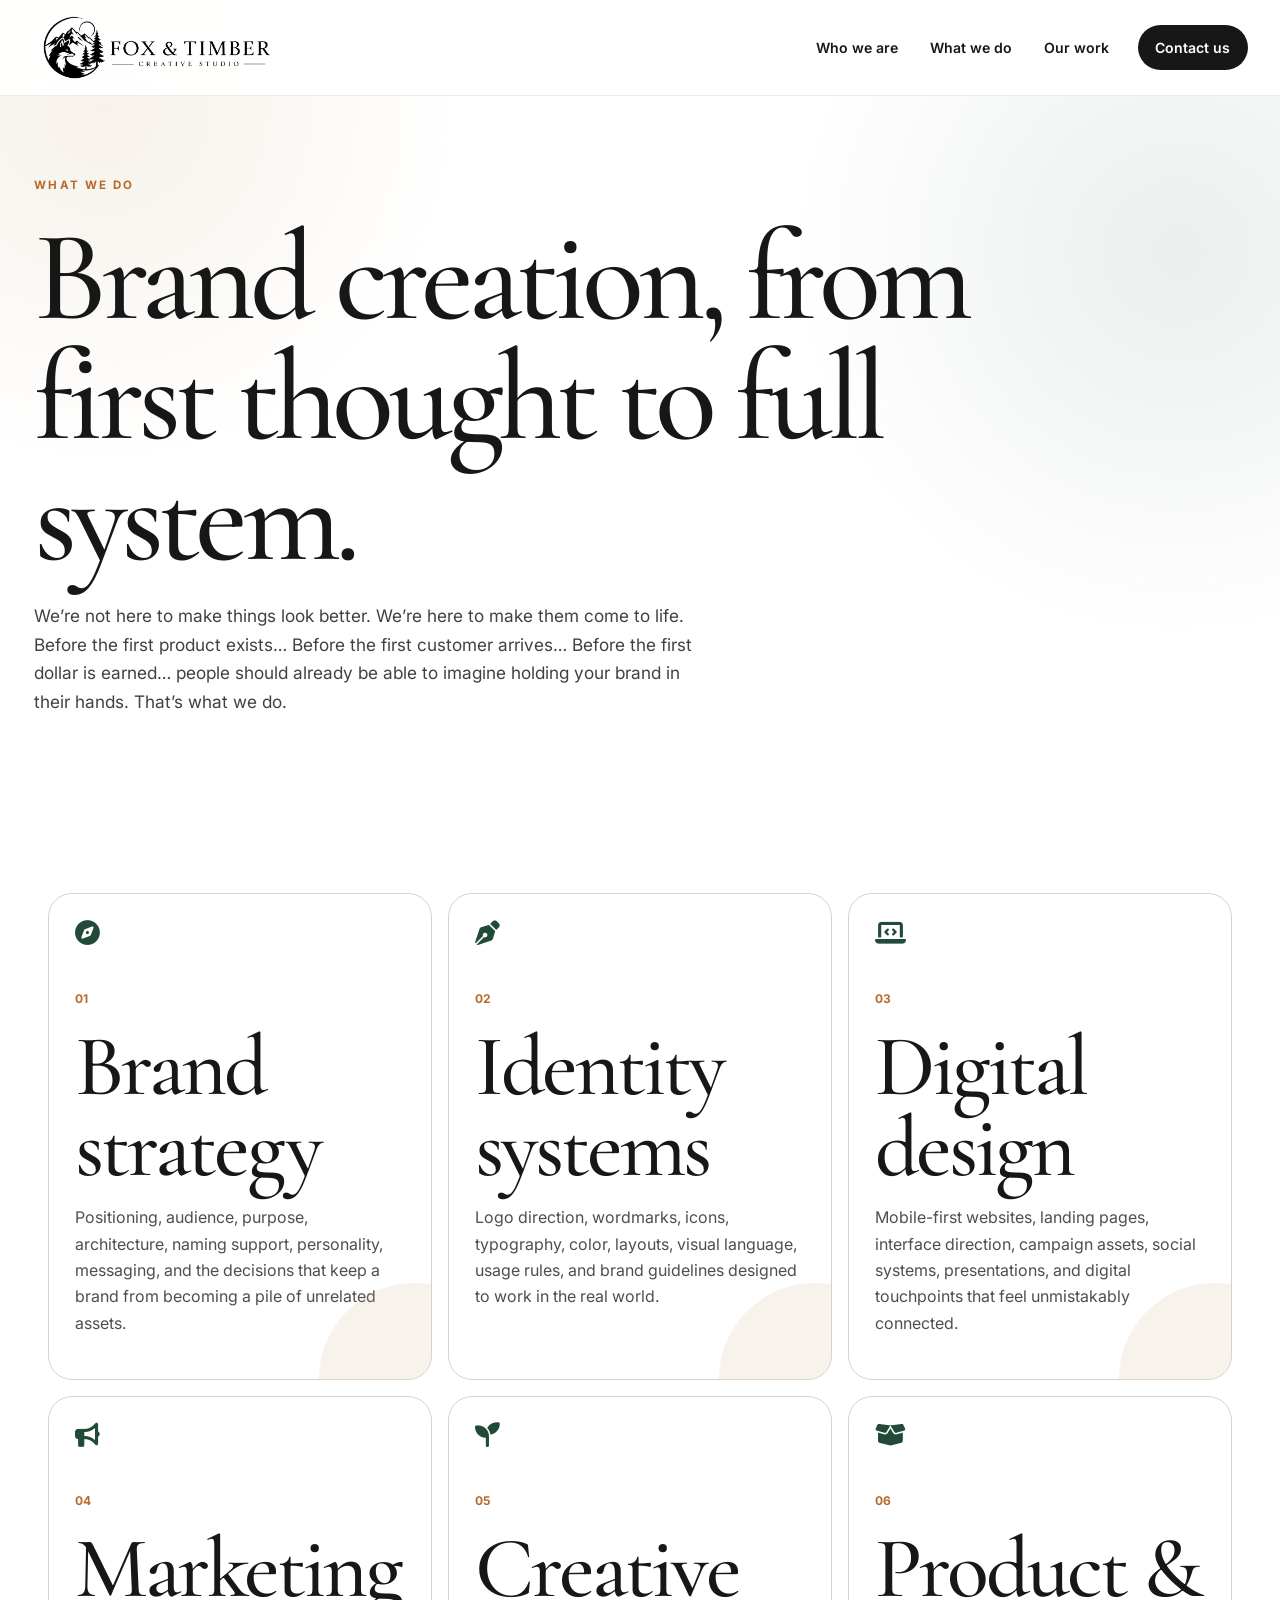
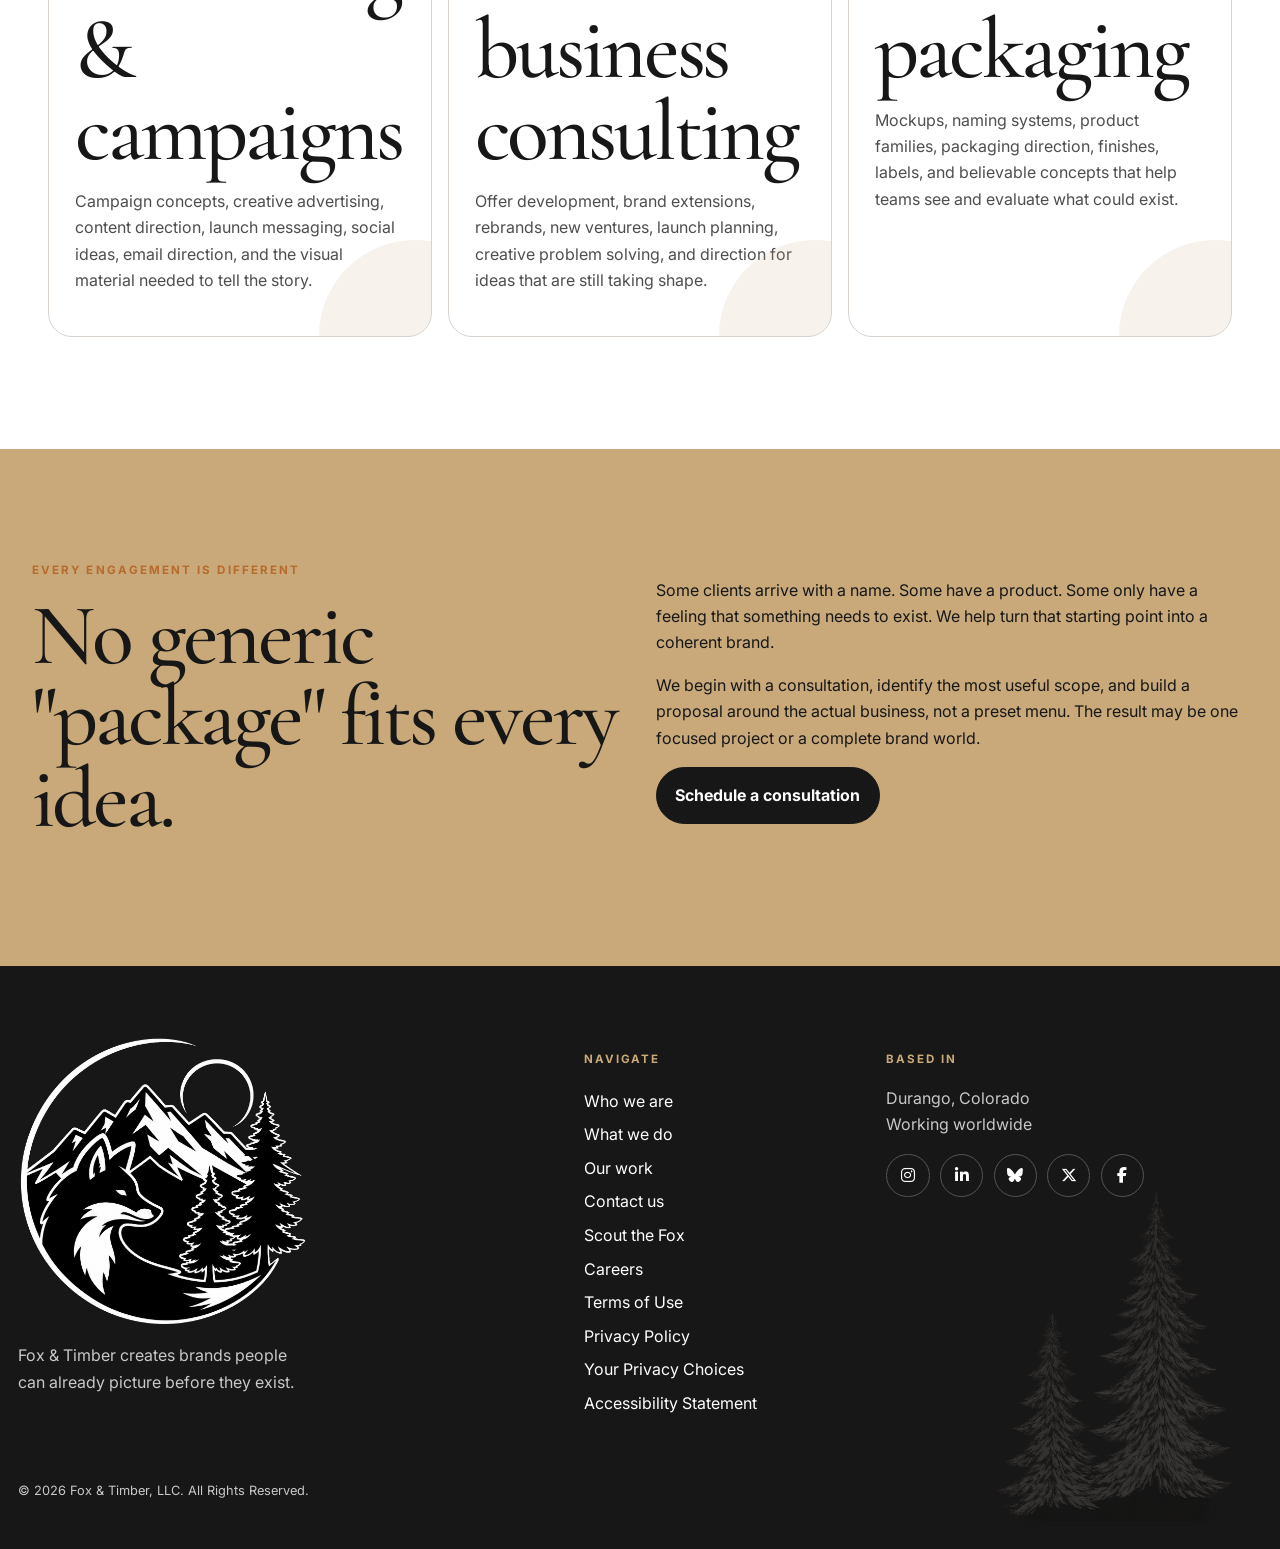
<file: what.html>
<!doctype html>
<html lang="en">
<head>
  <meta charset="utf-8">
  <meta name="viewport" content="width=device-width, initial-scale=1">
  <meta name="description" content="Brand strategy, identity, digital design, marketing, packaging concepts, and creative business consulting.">
  <meta name="theme-color" content="#171717">
  <title>What We Do | Fox &amp; Timber</title>
  <link rel="icon" href="img/favicon.ico">
  <link rel="apple-touch-icon" href="img/favicon-180.png">
  <link rel="preconnect" href="https://fonts.googleapis.com">
  <link rel="preconnect" href="https://fonts.gstatic.com" crossorigin>
  <link href="https://fonts.googleapis.com/css2?family=Cormorant+Garamond:wght@400;500;600;700&family=Inter:wght@400;500;600;700&display=swap" rel="stylesheet">
  <link rel="stylesheet" href="css/styles.css">
</head>
<body class="what-page">
  <div data-include="includes/header.htm"></div>
  <main>

<section class="page-hero">
  <p class="kicker">What we do</p>
  <h1>Brand creation, from first thought to full system.</h1>
  <p>We’re not here to make things look better. We’re here to make them come to life. Before the first product exists… Before the first customer arrives… Before the first dollar is earned… people should already be able to imagine holding your brand in their hands. That’s what we do.</p>
</section>

<section class="services section-pad">
  <article class="service reveal"><i class="fa-solid fa-compass"></i><span>01</span><h2>Brand strategy</h2><p>Positioning, audience, purpose, architecture, naming support, personality, messaging, and the decisions that keep a brand from becoming a pile of unrelated assets.</p></article>
  <article class="service reveal"><i class="fa-solid fa-pen-nib"></i><span>02</span><h2>Identity systems</h2><p>Logo direction, wordmarks, icons, typography, color, layouts, visual language, usage rules, and brand guidelines designed to work in the real world.</p></article>
  <article class="service reveal"><i class="fa-solid fa-laptop-code"></i><span>03</span><h2>Digital design</h2><p>Mobile-first websites, landing pages, interface direction, campaign assets, social systems, presentations, and digital touchpoints that feel unmistakably connected.</p></article>
  <article class="service reveal"><i class="fa-solid fa-bullhorn"></i><span>04</span><h2>Marketing &amp; campaigns</h2><p>Campaign concepts, creative advertising, content direction, launch messaging, social ideas, email direction, and the visual material needed to tell the story.</p></article>
  <article class="service reveal"><i class="fa-solid fa-seedling"></i><span>05</span><h2>Creative business consulting</h2><p>Offer development, brand extensions, rebrands, new ventures, launch planning, creative problem solving, and direction for ideas that are still taking shape.</p></article>
  <article class="service reveal"><i class="fa-solid fa-box-open"></i><span>06</span><h2>Product &amp; packaging</h2><p>Mockups, naming systems, product families, packaging direction, finishes, labels, and believable concepts that help teams see and evaluate what could exist.</p></article>
</section>

<section class="scope-note section-pad">
  <div><p class="eyebrow">Every engagement is different</p><h2>No generic "package" fits every idea.</h2></div>
  <div>
    <p>Some clients arrive with a name. Some have a product. Some only have a feeling that something needs to exist. We help turn that starting point into a coherent brand.</p>
    <p>We begin with a consultation, identify the most useful scope, and build a proposal around the actual business, not a preset menu. The result may be one focused project or a complete brand world.</p>
    <a class="button button-dark" href="contact.html">Schedule a consultation</a>
  </div>
</section>

  </main>
  <div data-include="includes/footer.htm"></div>
  <script src="js/scripts.js" defer></script>
</body>
</html>
</file>
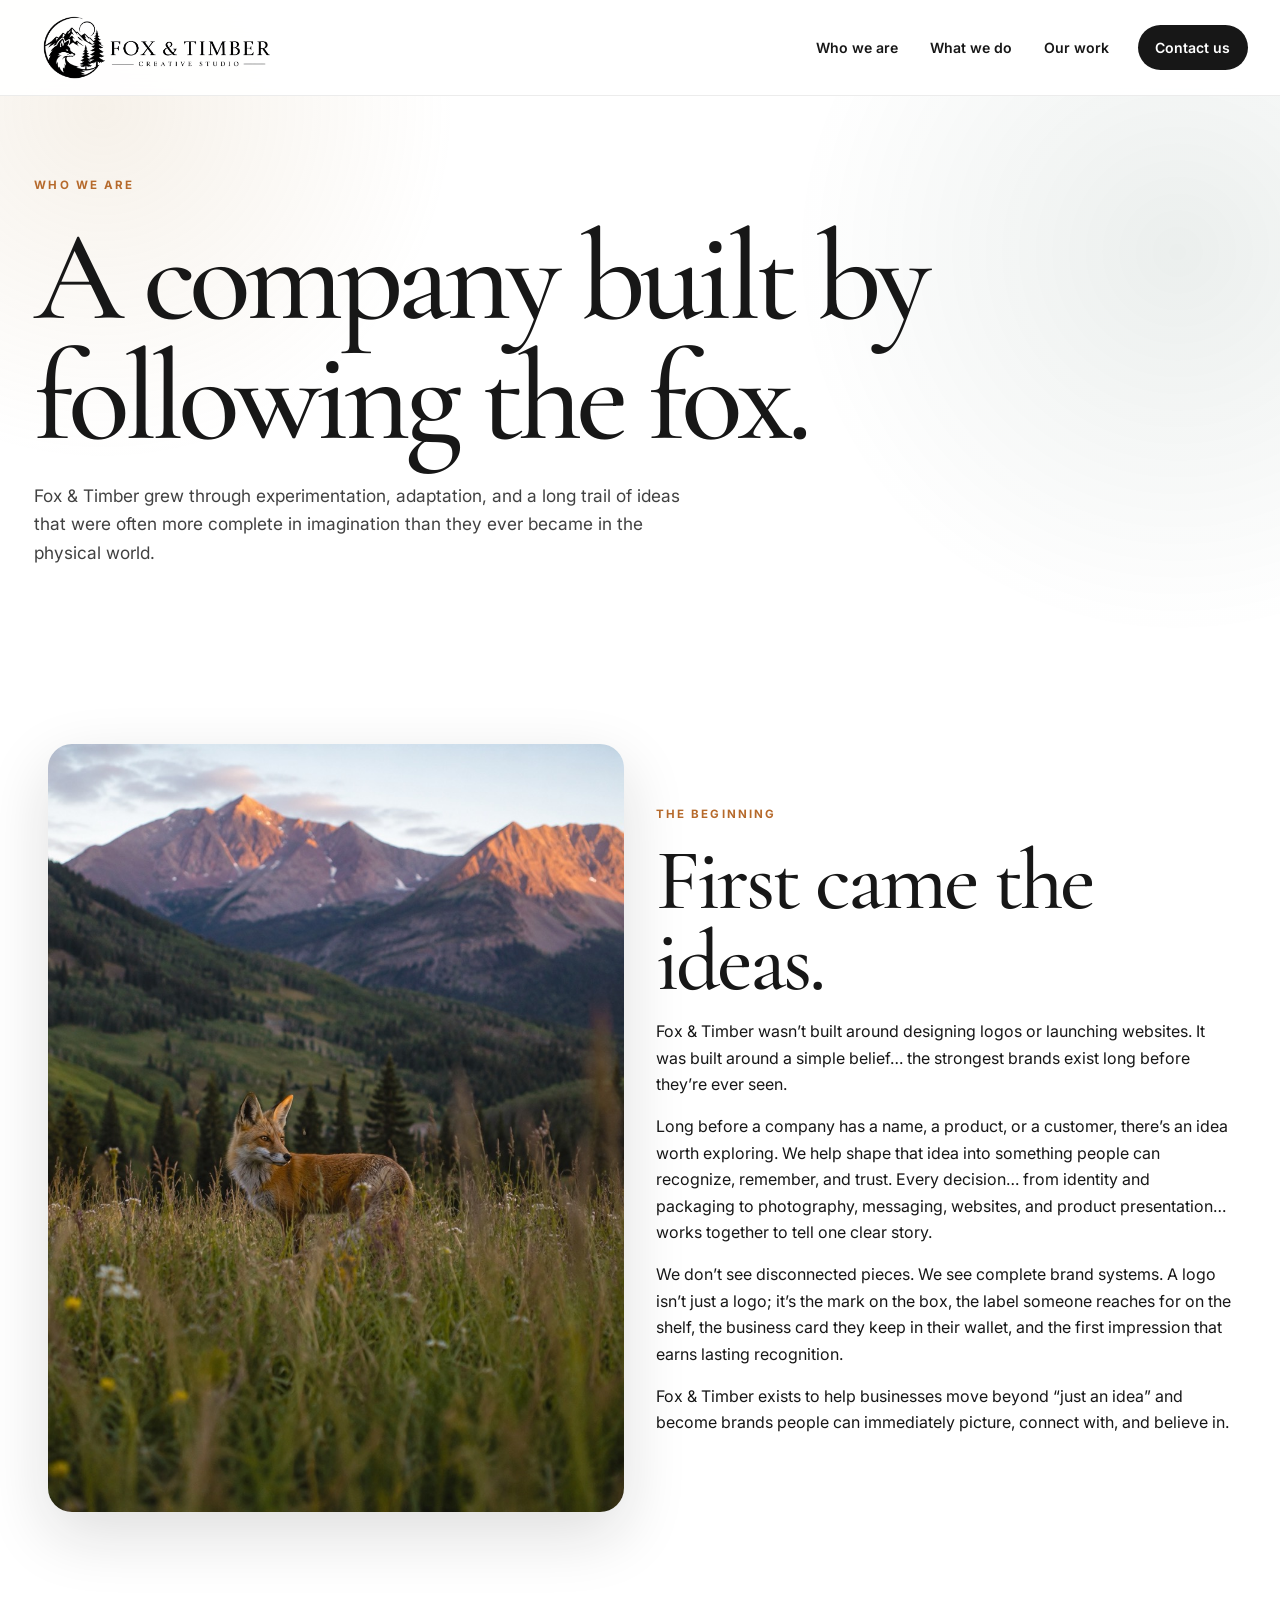
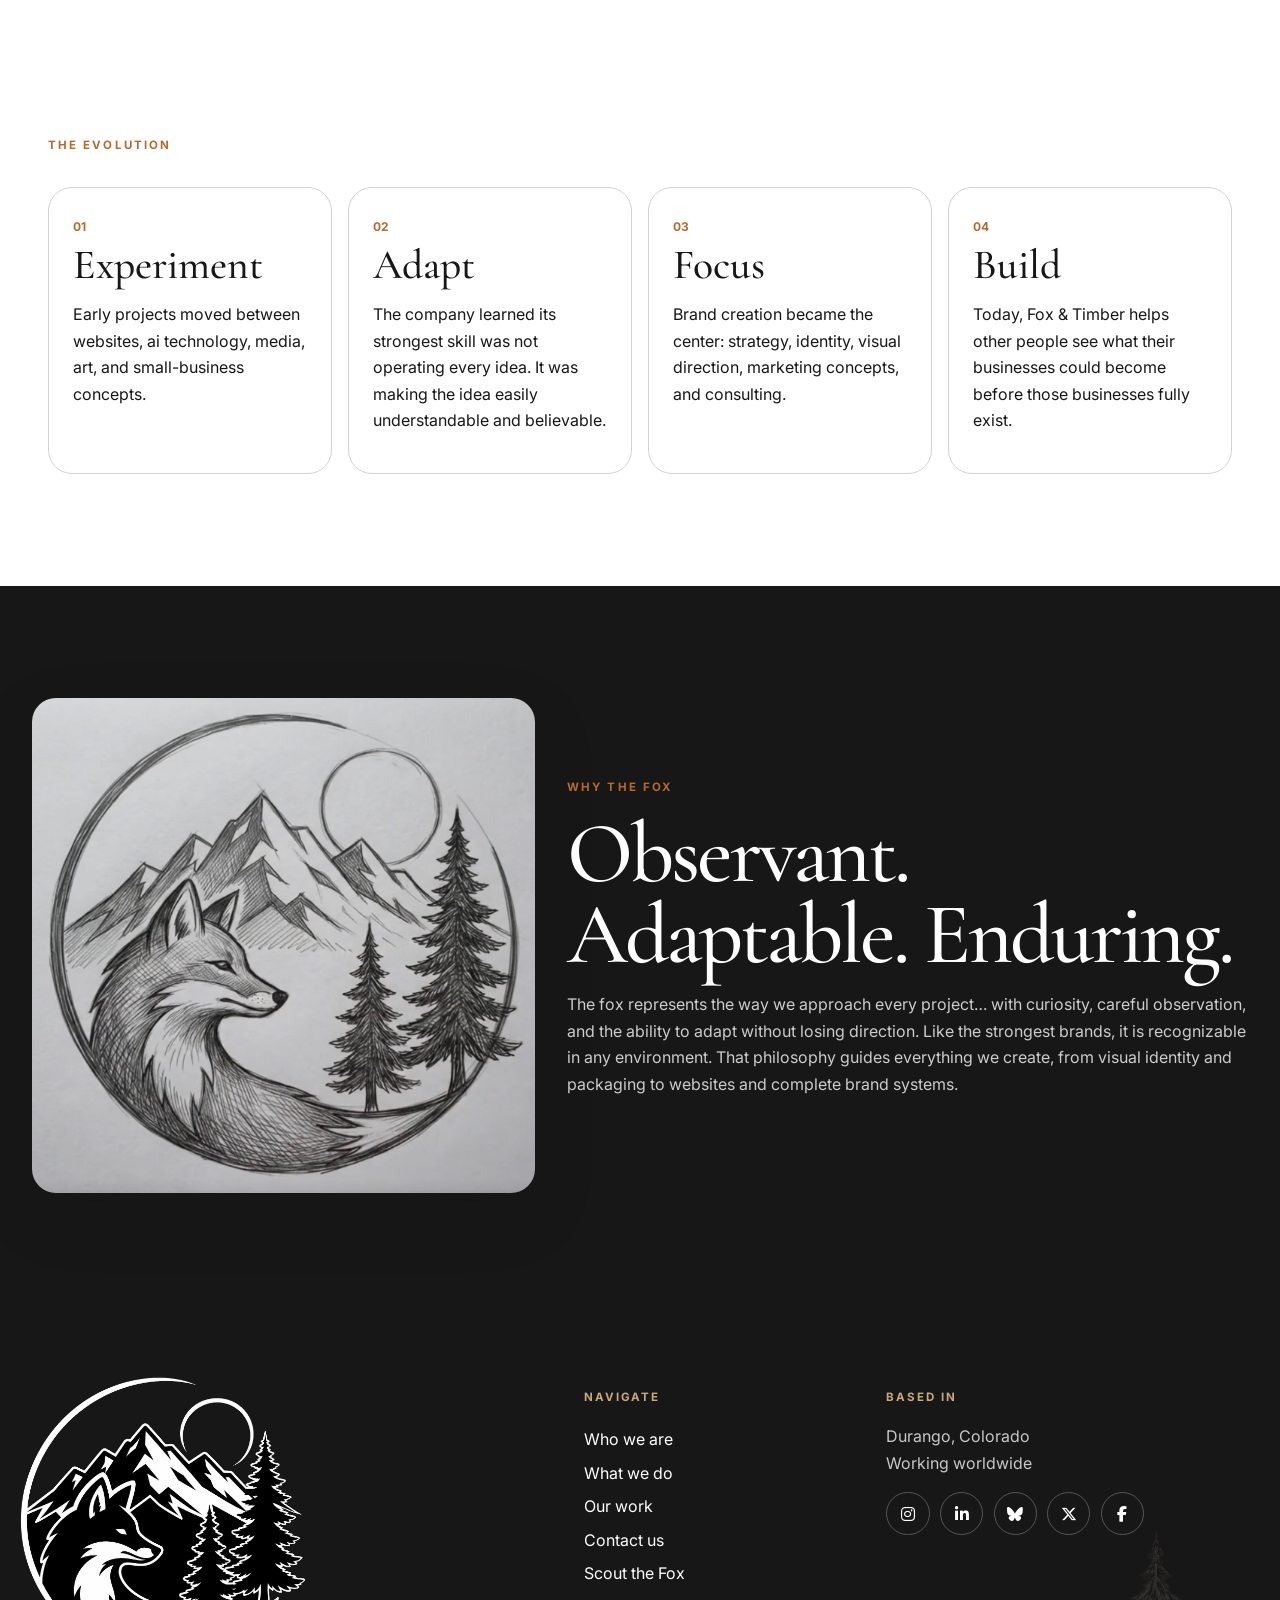
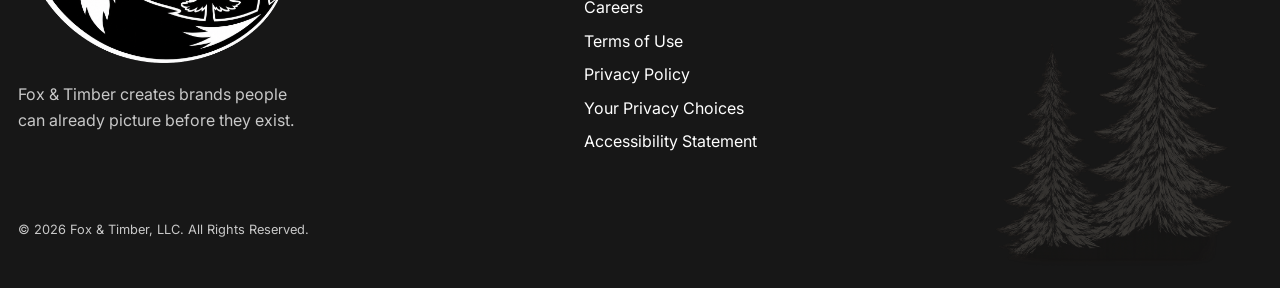
<file: who.html>
<!doctype html>
<html lang="en">
<head>
  <meta charset="utf-8">
  <meta name="viewport" content="width=device-width, initial-scale=1">
  <meta name="description" content="The story and evolution of Fox & Timber, a creative consulting and brand creation company in Durango, Colorado.">
  <meta name="theme-color" content="#171717">
  <title>Who We Are | Fox &amp; Timber</title>
  <link rel="icon" href="img/favicon.ico">
  <link rel="apple-touch-icon" href="img/favicon-180.png">
  <link rel="preconnect" href="https://fonts.googleapis.com">
  <link rel="preconnect" href="https://fonts.gstatic.com" crossorigin>
  <link href="https://fonts.googleapis.com/css2?family=Cormorant+Garamond:wght@400;500;600;700&family=Inter:wght@400;500;600;700&display=swap" rel="stylesheet">
  <link rel="stylesheet" href="css/styles.css">
</head>
<body class="who-page">
  <div data-include="includes/header.htm"></div>
  <main>

<section class="page-hero">
  <p class="kicker">Who we are</p>
  <h1>A company built by following the fox.</h1>
  <p>Fox &amp; Timber grew through experimentation, adaptation, and a long trail of ideas that were often more complete in imagination than they ever became in the physical world.</p>
</section>

<section class="origin-grid section-pad">
  <div class="origin-image reveal"><img src="img/scout.jpeg" alt="An image of Scout, the inspiration behind Fox & Timber"></div>
  <div class="origin-copy reveal">
    <p class="eyebrow">The beginning</p>
    <h2>First came the ideas.</h2>
    <p>Fox & Timber wasn’t built around designing logos or launching websites. It was built around a simple belief… the strongest brands exist long before they’re ever seen.</p>
    <p>Long before a company has a name, a product, or a customer, there’s an idea worth exploring. We help shape that idea into something people can recognize, remember, and trust. Every decision… from identity and packaging to photography, messaging, websites, and product presentation… works together to tell one clear story.</p>
    <p>We don’t see disconnected pieces. We see complete brand systems. A logo isn’t just a logo; it’s the mark on the box, the label someone reaches for on the shelf, the business card they keep in their wallet, and the first impression that earns lasting recognition.</p>
    <p>Fox & Timber exists to help businesses move beyond “just an idea” and become brands people can immediately picture, connect with, and believe in.</p>
  </div>
</section>

<section class="evolution section-pad">
  <p class="eyebrow">The evolution</p>
  <div class="evolution-grid">
    <article><span>01</span><h3>Experiment</h3><p>Early projects moved between websites, ai technology, media, art, and small-business concepts.</p></article>
    <article><span>02</span><h3>Adapt</h3><p>The company learned its strongest skill was not operating every idea. It was making the idea easily understandable and believable.</p></article>
    <article><span>03</span><h3>Focus</h3><p>Brand creation became the center: strategy, identity, visual direction, marketing concepts, and consulting.</p></article>
    <article><span>04</span><h3>Build</h3><p>Today, Fox &amp; Timber helps other people see what their businesses could become before those businesses fully exist.</p></article>
  </div>
</section>

<section class="fox-philosophy section-pad">
  <img src="img/pencil-logo.jpg" alt="Pencil exploration of the Fox & Timber emblem">
  <div>
    <p class="eyebrow">Why the fox</p>
    <h2>Observant. Adaptable. Enduring.</h2>
    <p>The fox represents the way we approach every project… with curiosity, careful observation, and the ability to adapt without losing direction. Like the strongest brands, it is recognizable in any environment. That philosophy guides everything we create, from visual identity and packaging to websites and complete brand systems.</p>
  </div>
</section>

  </main>
  <div data-include="includes/footer.htm"></div>
  <script src="js/scripts.js" defer></script>
</body>
</html>
</file>
<file: css/styles.css>
@import url("https://cdnjs.cloudflare.com/ajax/libs/font-awesome/6.7.2/css/all.min.css");

:root{
  --black:#171717;
  --white:#ffffff;
  --forest:#214A38;
  --tan:#C9A97A;
  --copper:#B66A2C;
  --slate:#5F666D;
  --stone:#D7D3CC;
  --sky:#6E9FC9;
  --gold:#D4A437;
  --river:#2C5D74;
  --burgundy:#6B2E2E;
  --serif:"Cormorant Garamond", Georgia, serif;
  --sans:"Inter", Arial, sans-serif;
  --content:78rem;
  --radius:1.5rem;
  --shadow:0 1.4rem 4rem rgba(23,23,23,.14);
}
*{box-sizing:border-box}
html{scroll-behavior:smooth}
body{margin:0;background:var(--white);color:var(--black);font-family:var(--sans);font-size:1rem;line-height:1.65;overflow-x:hidden}
body::before{content:"";position:fixed;inset:0;pointer-events:none;z-index:-2;background:radial-gradient(circle at 8% 12%,rgba(201,169,122,.16),transparent 22rem),radial-gradient(circle at 92% 28%,rgba(33,74,56,.09),transparent 24rem)}
img{display:block;max-width:100%}
a{color:inherit;text-decoration:none}
button,input,textarea,select{font:inherit}
button{cursor:pointer}
main{min-height:60vh}
[data-include]{display:contents}
.site-header{display:none}
.mobile-menu-button{position:fixed;right:1rem;bottom:1rem;z-index:1100;width:4rem;height:4rem;border:0;border-radius:50%;background:var(--black);box-shadow:var(--shadow);display:grid;align-content:center;justify-content:center;gap:.34rem}
.mobile-menu-button span{display:block;width:1.45rem;height:.13rem;background:var(--white);transition:.25s}
.mobile-menu-button[aria-expanded="true"] span:nth-child(1){transform:translateY(.47rem) rotate(45deg)}
.mobile-menu-button[aria-expanded="true"] span:nth-child(2){opacity:0}
.mobile-menu-button[aria-expanded="true"] span:nth-child(3){transform:translateY(-.47rem) rotate(-45deg)}
.mobile-menu{position:fixed;inset:0;z-index:1000;background:var(--black);color:var(--white)}
.mobile-menu[hidden]{display:none}
.mobile-menu-inner{min-height:100dvh;padding:1.4rem 1.25rem 6rem;display:flex;flex-direction:column}
.mobile-home{display:flex;align-items:center;gap:.75rem;font-family:var(--serif);font-size:2.75rem;font-weight:600}
.mobile-home img{width:3.5rem;height:3.5rem;object-fit:cover;border-radius:50%;}
.mobile-menu nav{display:grid;gap:.8rem;margin:auto 0}
.mobile-menu nav a{font-family:var(--serif);font-size:clamp(2.7rem,13vw,5rem);line-height:.92;padding:.22em .08em;border-bottom:1px solid rgba(255,255,255,.14)}
.mobile-social{display:flex;justify-content:space-between;padding-top:1.25rem}
.mobile-social a{width:3.1rem;height:3.1rem;border:1px solid rgba(255,255,255,.28);border-radius:50%;display:grid;place-items:center;font-size:1.2rem}
.hero {
  position: relative;
  isolation: isolate;
  min-height: 100svh;
  padding: 2rem 1.15rem 6.5rem;
  display: grid;
  gap: 1.6rem;
  align-content: center;
  background-color: #fff;
  overflow: hidden;
}
.hero::before {
  content: "";
  position: absolute;
  inset: 0;
  z-index: -2;
  background-image:
    linear-gradient(
      90deg,
      rgba(255,255,255,1) 0%,
      rgba(255,255,255,.98) 32%,
      rgba(255,255,255,.72) 55%,
      rgba(255,255,255,.12) 100%
    ),
    url("../img/hero-mountain-background.jpeg");
  background-repeat: no-repeat;
  background-position: center right;
  background-size: cover;
}
.hero::after {
  content: "";
  position: absolute;
  inset: auto 0 0;
  height: 12rem;
  z-index: -1;
  background: linear-gradient(
    to bottom,
    transparent,
    rgba(255,255,255,.92)
  );
}
.hero-visual {
  position: relative;
  isolation: isolate;
}
.hero-visual::before {
  content: none;
}
.hero-visual img {
  border-radius: 50%;
  mix-blend-mode: multiply;
}
.kicker,.eyebrow{margin:0 0 .9rem;text-transform:uppercase;letter-spacing:.18em;font-size:.72rem;font-weight:700;color:var(--copper)}
h1,h2,h3{font-family:var(--serif);font-weight:500;line-height:.94;margin:.18em 0}
h1{font-size:clamp(3.6rem,16vw,8rem);letter-spacing:-.045em}
h2{font-size:clamp(2.65rem,10vw,5.4rem);letter-spacing:-.035em}
h3{font-size:clamp(1.8rem,7vw,2.6rem)}
h1 em{font-weight:400;color:var(--forest)}
.hero-lede,.page-hero>p:last-child{font-size:1.08rem;max-width:42rem;color:#414141}
.hero-actions{display:flex;flex-wrap:wrap;gap:.7rem;margin-top:1.6rem}
.button{display:inline-flex;align-items:center;justify-content:center;gap:.55rem;padding:.9rem 1.15rem;border-radius:999rem;border:1px solid var(--black);font-weight:700;transition:transform .2s,background .2s,color .2s}
.button:hover{transform:translateY(-.15rem)}
.button-dark{background:var(--black);color:var(--white)}
.button-dark:hover{background:var(--forest)}
.button-light{background:var(--white)}
.button-light:hover{background:var(--tan)}
.button-copper{background:var(--copper);color:var(--white);border-color:var(--copper)}
.section-pad{padding:5.5rem 1.15rem}
.statement{max-width:64rem;margin:auto;text-align:center}
.statement-copy{font-family:var(--serif);font-size:clamp(1.65rem,6vw,3rem);line-height:1.14;color:#3d3d3d}
.capability-marquee{overflow:hidden;background:var(--black);color:white;padding:1rem 0}
.capability-marquee>div{display:flex;gap:2rem;width:max-content;animation:drift 30s linear infinite}
.capability-marquee span{text-transform:uppercase;letter-spacing:.15em;font-size:.73rem;white-space:nowrap}
.capability-marquee span::after{content:"✦";color:var(--copper);margin-left:2rem}
@keyframes drift{to{transform:translateX(-25%)}}
.split-feature{display:grid;gap:2rem;max-width:var(--content);margin:auto}
.feature-image img{border-radius:var(--radius);box-shadow:var(--shadow)}
.feature-copy{align-self:center}
.feature-copy p:not(.eyebrow){font-size:1.08rem;color:#494949}
.text-link{display:inline-flex;align-items:center;gap:.5rem;font-weight:700;border-bottom:1px solid var(--black);padding-bottom:.25rem}
.process{max-width:var(--content);margin:auto}
.process-list{list-style:none;padding:0;margin:3rem 0 0}
.process-list li{display:grid;grid-template-columns:3rem 1fr;gap:1rem;padding:1.5rem 0;border-top:1px solid var(--stone)}
.process-list>li>span{color:var(--copper);font-weight:700}
.process-list h3{margin:0}
.process-list p{margin:.4rem 0;color:#4c4c4c}
.worldwide{background:var(--black);color:white;display:grid;gap:2rem}
.worldwide img{border-radius:var(--radius);width:100%}
.worldwide p:not(.eyebrow){color:#ccc}
.final-cta{text-align:center;background:var(--forest);color:white}
.final-cta .eyebrow{color:var(--tan)}
.page-hero{padding:5rem 1.15rem 3rem;max-width:var(--content);margin:auto}
.page-hero h1{max-width:62rem}
.origin-grid,.fox-philosophy{display:grid;gap:2rem;max-width:var(--content);margin:auto;align-items:center}
.origin-image img,.fox-philosophy img{border-radius:var(--radius);box-shadow:var(--shadow)}
.evolution{max-width:var(--content);margin:auto}
.evolution-grid{display:grid;gap:1rem;margin-top:2rem}
.evolution-grid article{padding:1.5rem;border:1px solid var(--stone);border-radius:var(--radius);background:white}
.evolution-grid span,.service>span{color:var(--copper);font-size:.75rem;font-weight:700}
.fox-philosophy{background:var(--black);color:white;max-width:none;padding-left:max(1.15rem,calc((100vw - var(--content))/2));padding-right:max(1.15rem,calc((100vw - var(--content))/2))}
.fox-philosophy img{background:black}
.fox-philosophy p:not(.eyebrow){color:#ccc}
.services{max-width:var(--content);margin:auto;display:grid;gap:1rem}
.service{padding:1.65rem;border-radius:var(--radius);border:1px solid var(--stone);background:white;position:relative;overflow:hidden}
.service::after{content:"";position:absolute;width:12rem;height:12rem;border-radius:50%;background:var(--tan);opacity:.15;right:-5rem;bottom:-6rem}
.service>i{display:block;color:var(--forest);font-size:1.55rem;margin-bottom:2.4rem}
.service p{color:#4e4e4e}
.scope-note{background:var(--tan);display:grid;gap:2rem}
.portfolio-grid{max-width:var(--content);margin:auto;display:grid;gap:1rem}
.portfolio-card{border:0;background:none;padding:0;text-align:left;border-radius:var(--radius);overflow:hidden;box-shadow:0 0 0 1px var(--stone);transition:transform .25s,box-shadow .25s}
.portfolio-card:hover{transform:translateY(-.35rem);box-shadow:var(--shadow)}
.portfolio-card img{width:100%;aspect-ratio:1/1;object-fit:cover;background:#f5f3ef}
.portfolio-card span{padding:1rem;display:flex;align-items:center;justify-content:space-between;background:white}
.portfolio-modal{position:fixed;inset:0;z-index:2000;background:rgba(0,0,0,.86);padding:1rem;overflow:auto}
.portfolio-modal[hidden]{display:none}
.modal-panel{position:relative;max-width:68rem;margin:auto;background:white;border-radius:var(--radius);overflow:hidden}
.modal-close{position:absolute;top:.75rem;right:.75rem;z-index:2;width:3.2rem;height:3.2rem;border:0;border-radius:50%;background:var(--black);color:white;font-size:1.4rem}
.modal-image{width:100%;max-height:72vh;object-fit:contain;background:#eee}
.modal-copy{padding:1.3rem}
.modal-copy p{color:#4b4b4b}
.contact-layout{max-width:var(--content);margin:auto;display:grid;gap:2rem}
.location-panel{overflow:hidden;border-radius:var(--radius);background:var(--black);color:white;box-shadow:var(--shadow)}
.location-panel iframe{width:100%;height:25rem;border:0;filter:grayscale(1) contrast(1.05)}
.location-copy{padding:1.5rem}
.location-copy p:not(.eyebrow){color:#ccc}
.contact-details{padding:1.5rem;border-radius:var(--radius);background:#f1eee9}
.contact-details dl{margin:0}
.contact-details dl div{padding:1.15rem 0;border-top:1px solid #ccc5bb}
.contact-details dt{font-size:.72rem;text-transform:uppercase;letter-spacing:.15em;color:var(--slate)}
.contact-details dd{margin:.35rem 0 0}
.scheduler{max-width:var(--content);margin:auto;display:grid;gap:2rem;align-items:center}
.scheduler-placeholder{padding:2rem;border-radius:var(--radius);background:var(--forest);color:white;text-align:center}
.scheduler-placeholder>i{font-size:2.7rem;color:var(--tan)}
.site-footer {
  position: relative;
  overflow: hidden;
}

.footer-trees {
  position: absolute;
  right: 0;
  bottom: 0;
  width: clamp(32rem, 45vw, 60rem);
  height: auto;
  opacity: 0.20;
  pointer-events: none;
  user-select: none;
  z-index: 0;
}

.footer-grid,
.copyright {
  position: relative;
  z-index: 1;
}


.site-footer{background:var(--black);color:white;padding:4.5rem 1.15rem 6.5rem}
.footer-grid{max-width:var(--content);margin:auto;display:grid;gap:2.5rem}
.footer-logo{width:min(18rem,80vw);}
.site-footer p{color:#c8c8c8;max-width:31rem}
.footer-label{color:var(--tan)!important;text-transform:uppercase;letter-spacing:.17em;font-size:.72rem;font-weight:700}
.footer-grid>div:nth-child(2){display:grid;gap:.45rem;align-content:start}
.footer-social{display:flex;gap:.65rem}
.footer-social a{width:2.7rem;height:2.7rem;border:1px solid #555;border-radius:50%;display:grid;place-items:center}
.copyright{max-width:var(--content)!important;margin:3rem auto 0!important;padding-top:1rem;font-size:.8rem}
.reveal{opacity:0;transform:translateY(1.5rem);transition:opacity .65s ease,transform .65s ease}
.reveal.visible{opacity:1;transform:none}

.scout-page {
  overflow-x: hidden;
  background: #fff;
  color: #171717;
}

.scout-page img {
  display: block;
  max-width: 100%;
}

.scout-page .section-shell {
  width: min(100% - 2rem, 78rem);
  margin-inline: auto;
}

.scout-page .eyebrow {
  margin: 0;
  color: #b66a2c;
  font-family: "Inter", Arial, sans-serif;
  font-size: 0.72rem;
  font-weight: 600;
  letter-spacing: 0.17em;
  text-transform: uppercase;
}

.scout-page .prose {
  font-family: "Inter", Arial, sans-serif;
  font-size: clamp(1rem, 1.4vw, 1.12rem);
  line-height: 1.8;
}

.scout-page .prose p {
  margin: 0 0 1.5rem;
}

.scout-hero {
  min-height: 100svh;
  display: grid;
  align-items: end;
  position: relative;
  background: #171717;
  color: #fff;
}

.scout-hero__image {
  position: absolute;
  inset: 0;
  margin: 0;
}

.scout-hero__image::after {
  content: "";
  position: absolute;
  inset: 0;
  background:
    linear-gradient(to top, rgba(10, 12, 10, 0.93) 0%, rgba(10, 12, 10, 0.35) 54%, rgba(10, 12, 10, 0.1) 100%),
    linear-gradient(to right, rgba(10, 12, 10, 0.5), transparent 68%);
}

.scout-hero__image img {
  width: 100%;
  height: 100%;
  object-fit: cover;
  object-position: center 42%;
}

.scout-hero__copy {
  z-index: 1;
  width: min(100%, 55rem);
  padding: clamp(8rem, 16vw, 13rem) 1rem clamp(3rem, 7vw, 6rem);
}

.scout-hero__copy h1 {
  max-width: 8ch;
  margin: 0.3rem 0 1.25rem;
  font-family: "Cormorant Garamond", Georgia, serif;
  font-size: clamp(4.5rem, 15vw, 10rem);
  font-weight: 500;
  line-height: 0.82;
  letter-spacing: -0.055em;
}

.scout-hero__intro {
  max-width: 38rem;
  margin: 0;
  font-family: "Inter", Arial, sans-serif;
  font-size: clamp(1.05rem, 2.2vw, 1.35rem);
  line-height: 1.65;
}

.scout-story {
  display: grid;
  gap: 2rem;
  padding-block: clamp(5rem, 11vw, 10rem);
}

.scout-story h2,
.scout-meaning h2,
.scout-name h2,
.scout-logo-story h2 {
  max-width: 12ch;
  margin: 0.6rem 0 0;
  font-family: "Cormorant Garamond", Georgia, serif;
  font-size: clamp(2.8rem, 7vw, 5.8rem);
  font-weight: 500;
  line-height: 0.95;
  letter-spacing: -0.035em;
}

.scout-image-break {
  padding-bottom: clamp(5rem, 11vw, 10rem);
}

.scout-image-break figure {
  margin: 0;
}

.scout-image-break img {
  width: 100%;
  max-height: 82svh;
  object-fit: cover;
  object-position: center;
}

.scout-image-break figcaption {
  margin-top: 0.85rem;
  font-family: "Inter", Arial, sans-serif;
  font-size: 0.75rem;
  letter-spacing: 0.08em;
  opacity: 0.62;
}

.scout-meaning {
  padding-bottom: clamp(6rem, 12vw, 11rem);
}

.scout-meaning__heading {
  margin-bottom: clamp(3rem, 7vw, 6rem);
}

.scout-meaning__grid {
  display: grid;
  border-top: 1px solid currentColor;
}

.scout-meaning__grid article {
  padding: 2rem 0;
  border-bottom: 1px solid currentColor;
}

.scout-number {
  display: block;
  margin-bottom: 2.25rem;
  color: #b66a2c;
  font-family: "Inter", Arial, sans-serif;
  font-size: 0.72rem;
  font-weight: 600;
  letter-spacing: 0.14em;
}

.scout-meaning h3 {
  margin: 0 0 0.8rem;
  font-family: "Cormorant Garamond", Georgia, serif;
  font-size: clamp(2rem, 4vw, 3rem);
  font-weight: 500;
}

.scout-meaning article p {
  max-width: 30rem;
  margin: 0;
  font-family: "Inter", Arial, sans-serif;
  line-height: 1.7;
}

.scout-name {
  padding-block: clamp(5rem, 11vw, 10rem);
  background: #214a38;
  color: #fff;
}

.scout-name__grid {
  display: grid;
  gap: 2.5rem;
}

.scout-name .eyebrow {
  color: #c9a97a;
}

.scout-logo-story {
  padding-block: clamp(5rem, 11vw, 10rem);
  background: #171717;
  color: #fff;
}

.scout-logo-story__intro {
  display: grid;
  gap: 2rem;
  margin-bottom: clamp(4rem, 9vw, 8rem);
}

.scout-logo-evolution {
  display: grid;
  gap: 1.5rem;
}

.scout-logo-card {
  margin: 0;
}

.scout-logo-card__image {
  display: grid;
  place-items: center;
  min-height: 26rem;
  padding: clamp(2rem, 6vw, 5rem);
}

.scout-logo-card--paper .scout-logo-card__image {
  background: #d7d3cc;
}

.scout-logo-card--final .scout-logo-card__image {
  background: #b66a2c;
}

.scout-logo-card__image img {
  width: min(100%, 25rem);
  max-height: 24rem;
  object-fit: contain;
}

.scout-logo-card figcaption {
  display: grid;
  grid-template-columns: 2rem 1fr;
  gap: 0.25rem 1rem;
  padding-top: 1.25rem;
  font-family: "Inter", Arial, sans-serif;
}

.scout-logo-card figcaption span {
  grid-row: 1 / 3;
  color: #c9a97a;
  font-size: 0.72rem;
  font-weight: 600;
}

.scout-logo-card figcaption strong {
  font-family: "Cormorant Garamond", Georgia, serif;
  font-size: 1.65rem;
  font-weight: 500;
}

.scout-logo-card figcaption p {
  margin: 0;
  line-height: 1.6;
  opacity: 0.75;
}

.scout-closing {
  padding-block: clamp(6rem, 13vw, 12rem);
}

.scout-closing blockquote {
  max-width: 17ch;
  margin: 1.2rem 0 clamp(3rem, 7vw, 6rem);
  font-family: "Cormorant Garamond", Georgia, serif;
  font-size: clamp(3rem, 8vw, 7rem);
  font-weight: 500;
  line-height: 0.95;
  letter-spacing: -0.04em;
}

.scout-closing__copy {
  max-width: 46rem;
  margin-left: auto;
}

.scout-page .text-link {
  display: inline-flex;
  gap: 0.6rem;
  align-items: center;
  margin-top: 2rem;
  padding-bottom: 0.3rem;
  color: inherit;
  border-bottom: 1px solid #b66a2c;
  font-family: "Inter", Arial, sans-serif;
  font-weight: 600;
  text-decoration: none;
}

.scout-page .text-link:hover,
.scout-page .text-link:focus-visible {
  color: #b66a2c;
}

.careers-hero {padding-bottom: 4.5rem;}
.career-search {max-width: var(--content); margin: auto;}
.career-search-heading {display: grid;gap: 1.25rem;margin-bottom: 2rem;}
.career-search-heading h2 {max-width: 52rem;}
.career-search-note {max-width: 38rem;color: #525252;}
.career-filters {
  display: grid;
  gap: 1rem;
  padding: 1.25rem;
  margin-bottom: 1.25rem;
  border: 1px solid var(--stone);
  border-radius: var(--radius);
  background: #f5f2ed;
}
.career-filters label {
  display: grid;
  gap: .4rem;
}
.career-filters label > span {
  font-size: .72rem;
  font-weight: 700;
  text-transform: uppercase;
  letter-spacing: .14em;
  color: var(--slate);
}
.career-filters select {
  width: 100%;
  min-height: 3.25rem;
  padding: .7rem 2.4rem .7rem .85rem;
  border: 1px solid #bbb4aa;
  border-radius: .75rem;
  background: var(--white);
  color: var(--black);
}
.career-filter-reset {
  min-height: 3.25rem;
  padding: .7rem 1rem;
  border: 1px solid var(--black);
  border-radius: .75rem;
  background: transparent;
  font-weight: 700;
}
.career-filter-reset:hover,
.career-filter-reset:focus-visible {
  background: var(--black);
  color: var(--white);
}
.career-result-count {
  margin: 0 0 1rem;
  color: var(--slate);
  font-size: .9rem;
}
.career-list {display: grid;gap: 1.25rem;}
.career-card {
  padding: 1.4rem;
  border: 1px solid var(--stone);
  border-radius: var(--radius);
  background: var(--white);
  box-shadow: 0 .8rem 2.5rem rgba(23, 23, 23, .07);
}
.career-card[hidden] {display: none;}
.career-card-heading {
  display: flex;
  flex-wrap: wrap;
  justify-content: space-between;
  align-items: flex-start;
  gap: 1rem;
  padding-bottom: 1.25rem;
  border-bottom: 1px solid var(--stone);
}
.career-title {
  display: inline-flex;
  align-items: center;
  gap: .65rem;
  padding: 0;
  border: 0;
  background: none;
  color: var(--black);
  font-family: var(--serif);
  font-size: clamp(2.5rem, 9vw, 4.5rem);
  font-weight: 500;
  line-height: 1;
}
.career-title:hover,.career-title:focus-visible {color: var(--copper);}
.career-title i {font-size: .9rem;}
.career-status {
  display: inline-flex;
  padding: .45rem .75rem;
  border-radius: 999rem;
  background: rgba(33, 74, 56, .12);
  color: var(--forest);
  font-size: .72rem;
  font-weight: 700;
  text-transform: uppercase;
  letter-spacing: .1em;
}
.career-meta,.career-modal-meta {display: grid;margin: 0;}
.career-meta div,.career-modal-meta div {padding: 1rem 0;border-bottom: 1px solid var(--stone);}
.career-meta dt,
.career-modal-meta dt {
  font-size: .7rem;
  font-weight: 700;
  text-transform: uppercase;
  letter-spacing: .13em;
  color: var(--slate);
}
.career-meta dd,.career-modal-meta dd {margin: .25rem 0 0font-weight: 600;}
.career-summary {max-width: 60rem;margin: 1.4rem 0;color: #464646;}
.career-empty {
  text-align: center;
  padding: 4rem 1.25rem;
  border: 1px dashed #aaa;
  border-radius: var(--radius);
}
.career-empty i {font-size: 2.4rem;color: var(--copper);}
.career-future {display: grid;gap: 1.5rem;background: var(--tan);}
.career-future p:last-child {max-width: 45rem;}
.career-modal {
  position: fixed;
  inset: 0;
  z-index: 2100;
  padding: 1rem;
  overflow: auto;
  background: rgba(0, 0, 0, .86);
}
.career-modal[hidden] {display: none;}
.career-modal-panel {
  position: relative;
  max-width: 64rem;
  margin: auto;
  border-radius: var(--radius);
  overflow: hidden;
  background: var(--white);
  box-shadow: 0 2rem 6rem rgba(0, 0, 0, .35);
}
.career-modal-close {
  position: sticky;
  top: .75rem;
  float: right;
  z-index: 2;
  width: 3.2rem;
  height: 3.2rem;
  margin: .75rem .75rem 0 0;
  border: 0;
  border-radius: 50%;
  background: var(--black);
  color: var(--white);
  font-size: 1.35rem;
}
.career-modal-header {
  clear: both;
  padding: 1rem 1.25rem 1.5rem;
  background: var(--black);
  color: var(--white);
}
.career-modal-header h2 {max-width: 48rem;}
.career-modal-intro {max-width: 42rem;color: #ccc;}
.career-modal-actions {
  display: flex;
  flex-wrap: wrap;
  gap: .75rem;
  padding: 1.25rem;
  background: #f0ece6;
}
.career-modal-actions .button {flex: 1 1 12rem;}
.career-modal-meta {padding: 0 1.25rem;background: #faf8f5;}
.career-modal-description {padding: 1.5rem 1.25rem 2rem;}
.career-detail-copy {max-width: 50rem;}
.career-detail-copy h3 {margin-top: 1.5em;}
.career-detail-copy p,.career-detail-copy li {color: #424242;}
.career-detail-copy ul {padding-left: 1.25rem;}
.career-modal-actions-bottom {border-top: 1px solid var(--stone);}
body.career-modal-open {overflow: hidden;}

.error-page{min-height:calc(100svh - 6rem);display:grid;gap:2rem;align-items:center;max-width:var(--content);margin:auto}
.error-art img{width:min(100%,34rem);margin:auto;filter:drop-shadow(0 1.5rem 2rem rgba(23,23,23,.12))}
.error-copy{max-width:42rem}
.error-copy p:not(.kicker){color:#494949;font-size:1.08rem}
.legal-hero{padding-bottom:2.5rem}
.legal-updated{margin-top:1.3rem;color:var(--slate)!important;font-size:.85rem!important;font-weight:600}
.legal-document{display:grid;gap:2rem;max-width:var(--content);margin:auto;padding-top:1rem}
.legal-toc{display:grid;gap:.35rem;align-content:start;padding:1.25rem;border:1px solid var(--stone);border-radius:var(--radius);background:#f5f2ed}
.legal-toc a{padding:.55rem .65rem;border-radius:.55rem;font-weight:600}
.legal-toc a:hover,.legal-toc a:focus-visible{background:var(--white);color:var(--copper)}
.legal-copy{max-width:52rem}
.legal-copy section{scroll-margin-top:7.5rem;padding:0 0 2.5rem;margin:0 0 2.5rem;border-bottom:1px solid var(--stone)}
.legal-copy section:last-child{margin-bottom:0;border-bottom:0}
.legal-copy h2{font-size:clamp(2.2rem,8vw,4rem)}
.legal-copy p,.legal-copy li{color:#444}
.legal-copy a{color:var(--forest);text-decoration:underline;text-decoration-color:var(--tan);text-underline-offset:.2em}
.legal-copy ul{padding-left:1.2rem}
.legal-contact-card{display:grid;gap:1rem;margin-top:1.5rem;padding:1.25rem;border-radius:var(--radius);background:#f2eee8}
.privacy-switchboard{max-width:var(--content);margin:auto;padding-top:1rem}
.privacy-warning{display:grid;grid-template-columns:auto 1fr;gap:1rem;align-items:start;padding:1.25rem;margin-bottom:2rem;border:1px solid rgba(182,106,44,.45);border-radius:var(--radius);background:rgba(201,169,122,.18)}
.privacy-warning>i{margin-top:.35rem;color:var(--copper);font-size:1.45rem}
.privacy-warning h2{margin-top:0;font-size:clamp(2rem,7vw,3.4rem)}
.privacy-warning p{margin-bottom:0;color:#4a4038}
.privacy-controls{overflow:hidden;border:1px solid var(--stone);border-radius:var(--radius);background:var(--white);box-shadow:var(--shadow)}
.privacy-control-heading{display:grid;gap:.75rem;padding:1.4rem;background:var(--black);color:var(--white)}
.privacy-control-heading h2{margin-bottom:0}
.privacy-saved-status{margin:0;color:var(--tan);font-weight:700}
.privacy-option{display:grid;gap:1rem;margin:0;padding:1.3rem;border:0;border-bottom:1px solid var(--stone)}
.privacy-option legend{padding:0;font-family:var(--serif);font-size:2rem;font-weight:600;line-height:1}
.privacy-option p{margin:.55rem 0 0;color:#4a4a4a}
.privacy-option-required{background:#f7f5f1}
.privacy-toggle{display:inline-grid;grid-template-columns:3.25rem auto;gap:.75rem;align-items:center;width:fit-content;cursor:pointer}
.privacy-toggle input{position:absolute;opacity:0;pointer-events:none}
.privacy-toggle span{position:relative;width:3.25rem;height:1.85rem;border-radius:999rem;background:#a6a6a6;transition:background .2s}
.privacy-toggle span::after{content:"";position:absolute;top:.2rem;left:.2rem;width:1.45rem;height:1.45rem;border-radius:50%;background:var(--white);box-shadow:0 .15rem .45rem rgba(0,0,0,.25);transition:transform .2s}
.privacy-toggle input:checked+span{background:var(--forest)}
.privacy-toggle input:checked+span::after{transform:translateX(1.4rem)}
.privacy-toggle input:focus-visible+span{outline:.2rem solid var(--copper);outline-offset:.2rem}
.privacy-toggle input:disabled+span{background:var(--copper)}
.privacy-actions{display:grid;gap:.75rem;padding:1.3rem;background:#f3efe9}
.privacy-details{max-width:52rem;padding-top:3rem}
.privacy-details p{color:#484848}
.privacy-details code{padding:.08em .35em;border-radius:.35rem;background:#ece8e2;font-size:.88em}

@media (min-width:48rem){
  .section-pad{padding:7rem 2rem}
  .hero{grid-template-columns:.85fr 1.15fr;padding:4rem 2rem 7rem}
  .hero-visual{order:2}
  .hero-copy{order:1}
  .split-feature,.origin-grid{grid-template-columns:1fr 1fr}
  .evolution-grid,.services{grid-template-columns:repeat(2,1fr)}
  .worldwide{grid-template-columns:1.25fr .75fr;align-items:center;padding-left:max(2rem,calc((100vw - var(--content))/2));padding-right:max(2rem,calc((100vw - var(--content))/2))}
  .fox-philosophy{grid-template-columns:.85fr 1.15fr}
  .scope-note,.contact-layout,.scheduler{grid-template-columns:1fr 1fr}
  .portfolio-grid{grid-template-columns:repeat(2,1fr)}
  .footer-grid{grid-template-columns:1.4fr .7fr 1fr}
  .career-search-heading {grid-template-columns: 1.35fr .65fr;align-items: end;}
  .career-filters {grid-template-columns: repeat(2, 1fr);}
  .career-meta,.career-modal-meta {grid-template-columns: repeat(2, 1fr);column-gap: 2rem;}
  .career-future {grid-template-columns: 1fr 1fr;align-items: center;}
  .error-page{grid-template-columns:.9fr 1.1fr;padding-left:2rem;padding-right:2rem}
  .legal-document{grid-template-columns:15rem minmax(0,1fr);align-items:start}
  .legal-toc{position:sticky;top:7.5rem}
  .legal-contact-card{grid-template-columns:repeat(3,1fr)}
  .privacy-control-heading{grid-template-columns:1fr auto;align-items:end}
  .privacy-option{grid-template-columns:minmax(0,1fr) auto;align-items:center;padding:1.5rem 1.75rem}
  .privacy-actions{grid-template-columns:repeat(3,1fr)}
}

@media (min-width:64rem){
  .mobile-menu-button,.mobile-menu{display:none!important}
  .site-header{height:6rem;padding:0 max(2rem,calc((100vw - var(--content))/2));display:flex;align-items:center;justify-content:space-between;position:sticky;top:0;z-index:900;background:rgba(255,255,255,.92);backdrop-filter:blur(1rem);border-bottom:1px solid rgba(23,23,23,.08)}
  .desktop-brand img{width:18rem;max-height:4rem;object-fit:contain;object-position:left center}
  .desktop-nav{display:flex;align-items:center;gap:1.6rem;font-size:.88rem;font-weight:600}
  .desktop-nav a{padding:.7rem .2rem}
  .desktop-nav a:hover{color:var(--copper)}
  .desktop-nav .nav-cta{padding:.7rem 1.1rem;border-radius:999rem;background:var(--black);color:white}
  .hero{min-height:calc(100svh - 6rem);padding-left:max(2rem,calc((100vw - var(--content))/2));padding-right:max(2rem,calc((100vw - var(--content))/2));grid-template-columns:1fr .85fr}
  .evolution-grid{grid-template-columns:repeat(4,1fr)}
  .services{grid-template-columns:repeat(3,1fr)}
  .portfolio-grid{grid-template-columns:repeat(3,1fr)}
  .site-footer{padding-bottom:3rem}
  .career-filters {grid-template-columns: repeat(4, 1fr) auto;align-items: end;}
  .career-card {padding: 2rem;}
  .career-meta {grid-template-columns: 1.3fr 1fr 1fr .8fr 1fr;}
  .career-modal-header {padding: 1.5rem 2rem 2rem;}
  .career-modal-actions,.career-modal-meta,.career-modal-description {padding-left: 2rem;padding-right: 2rem;}
}
@media (max-width: 47.99rem) {
  .hero::before {
    background-image:
      linear-gradient(
        180deg,
        rgba(255,255,255,.95) 0%,
        rgba(255,255,255,.82) 45%,
        rgba(255,255,255,.3) 100%
      ),
      url("../img/hero-mountain-background.jpeg");
    background-position: 67% center;
    background-size: auto 100%;
  }

  .hero-copy {
    position: relative;
    z-index: 2;
  }

  .hero-visual {
    position: relative;
    z-index: 1;
  }
}
@media (min-width: 760px) {
  .scout-page .section-shell {
    width: min(100% - 4rem, 78rem);
  }

  .scout-hero__copy {
    padding-inline: clamp(2rem, 7vw, 7rem);
  }

  .scout-story {
    grid-template-columns: minmax(0, 1.1fr) minmax(18rem, 0.75fr);
    gap: clamp(3rem, 8vw, 8rem);
  }

  .scout-meaning__grid {
    grid-template-columns: repeat(3, 1fr);
  }

  .scout-meaning__grid article {
    padding: 2rem;
    border-right: 1px solid currentColor;
  }

  .scout-meaning__grid article:first-child {
    padding-left: 0;
  }

  .scout-meaning__grid article:last-child {
    padding-right: 0;
    border-right: 0;
  }

  .scout-name__grid,
  .scout-logo-story__intro {
    grid-template-columns: minmax(0, 1.1fr) minmax(20rem, 0.8fr);
    align-items: start;
    gap: clamp(3rem, 8vw, 8rem);
  }

  .scout-logo-evolution {
    grid-template-columns: repeat(2, 1fr);
  }
}

@media (min-width: 1100px) {
  .scout-hero__copy {
    padding-left: max(4rem, calc((100vw - 78rem) / 2));
  }
}

@media (prefers-reduced-motion:reduce){
  html{scroll-behavior:auto}
  *,*::before,*::after{animation:none!important;transition:none!important}
  .reveal{opacity:1;transform:none}
}
</file>
